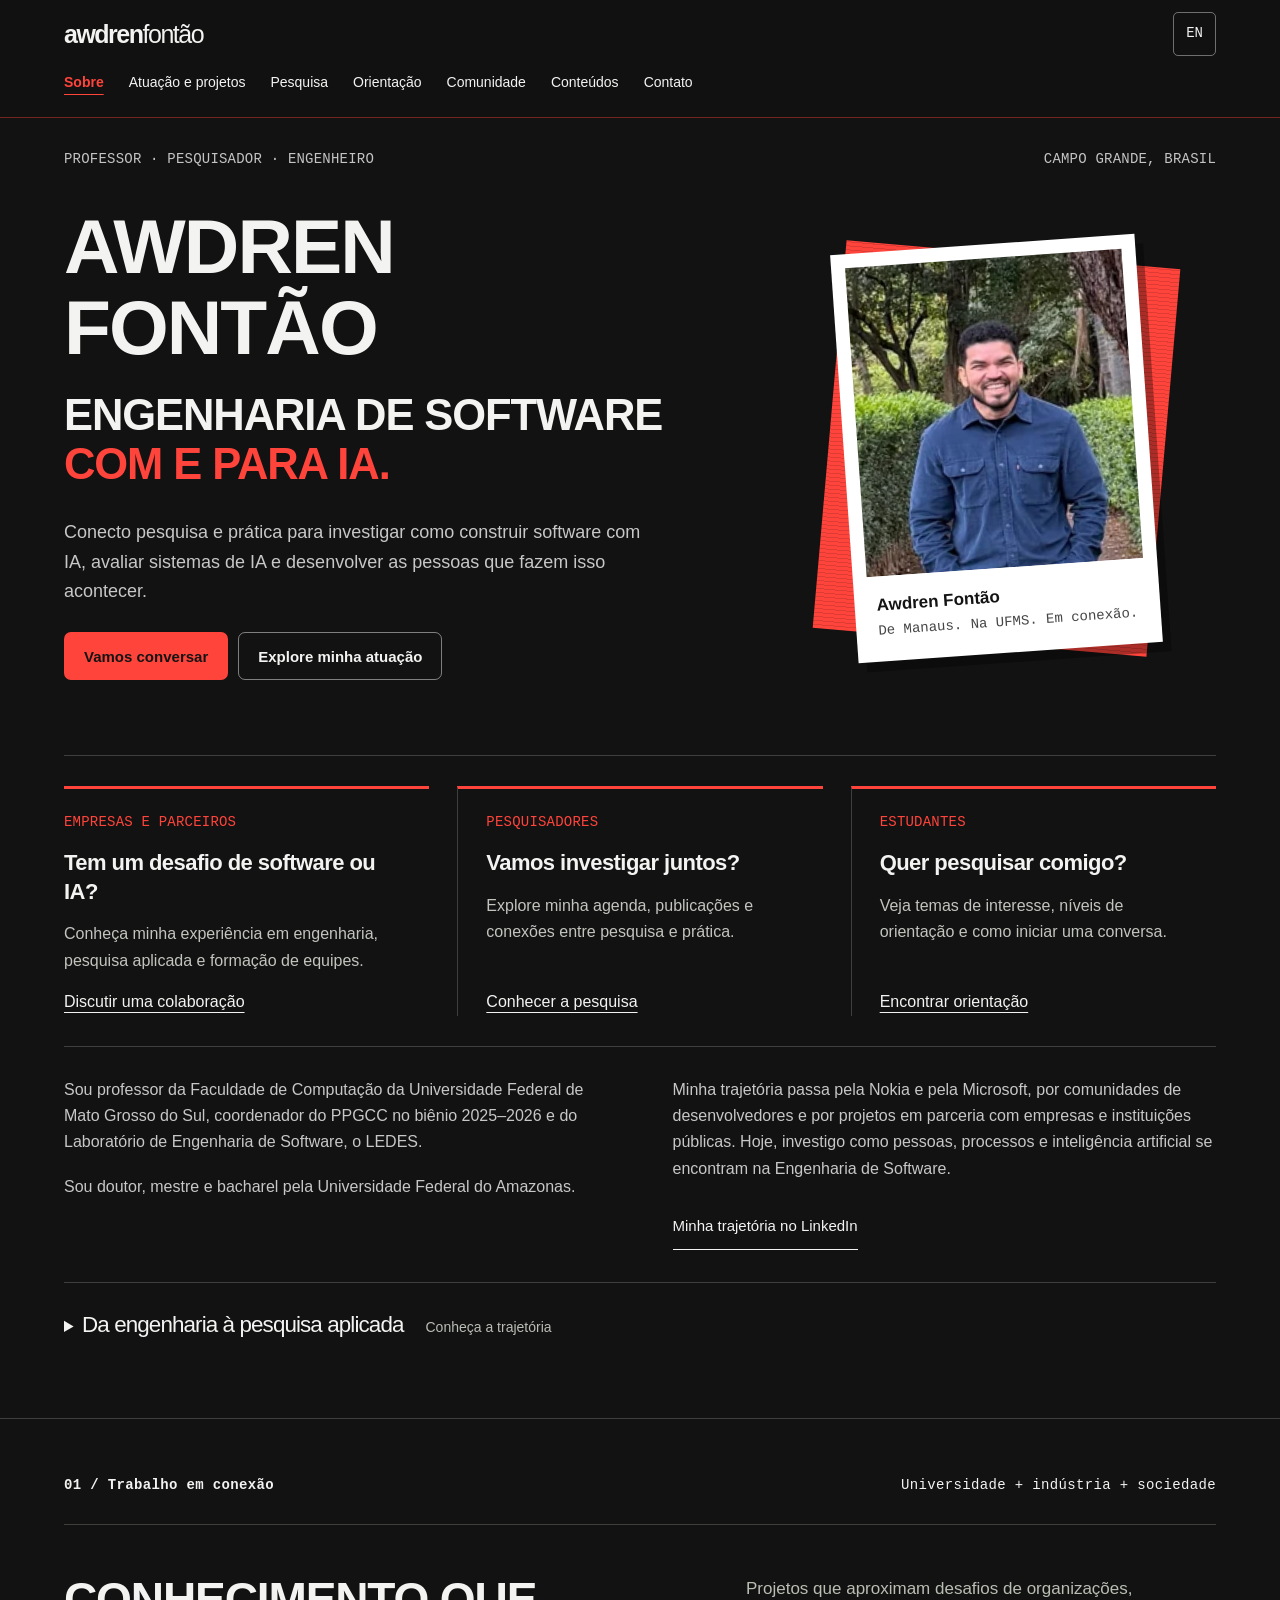
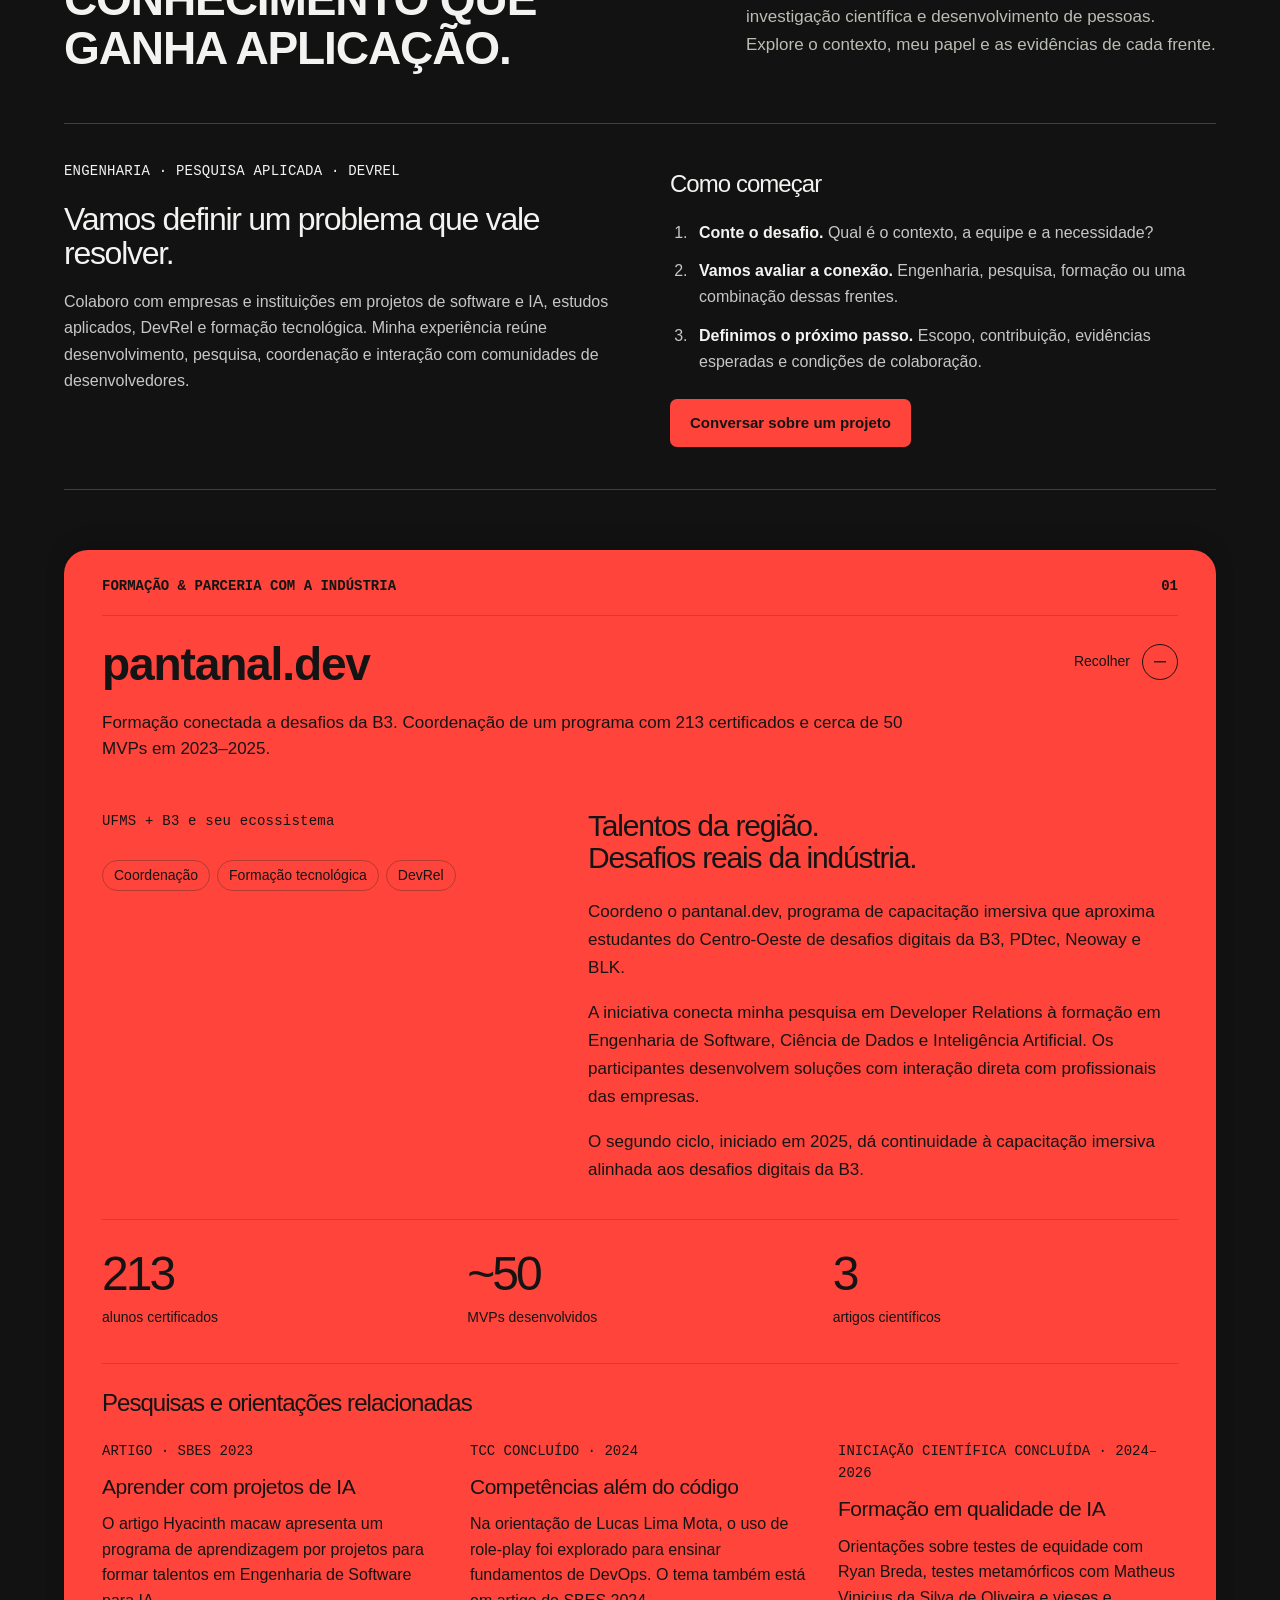
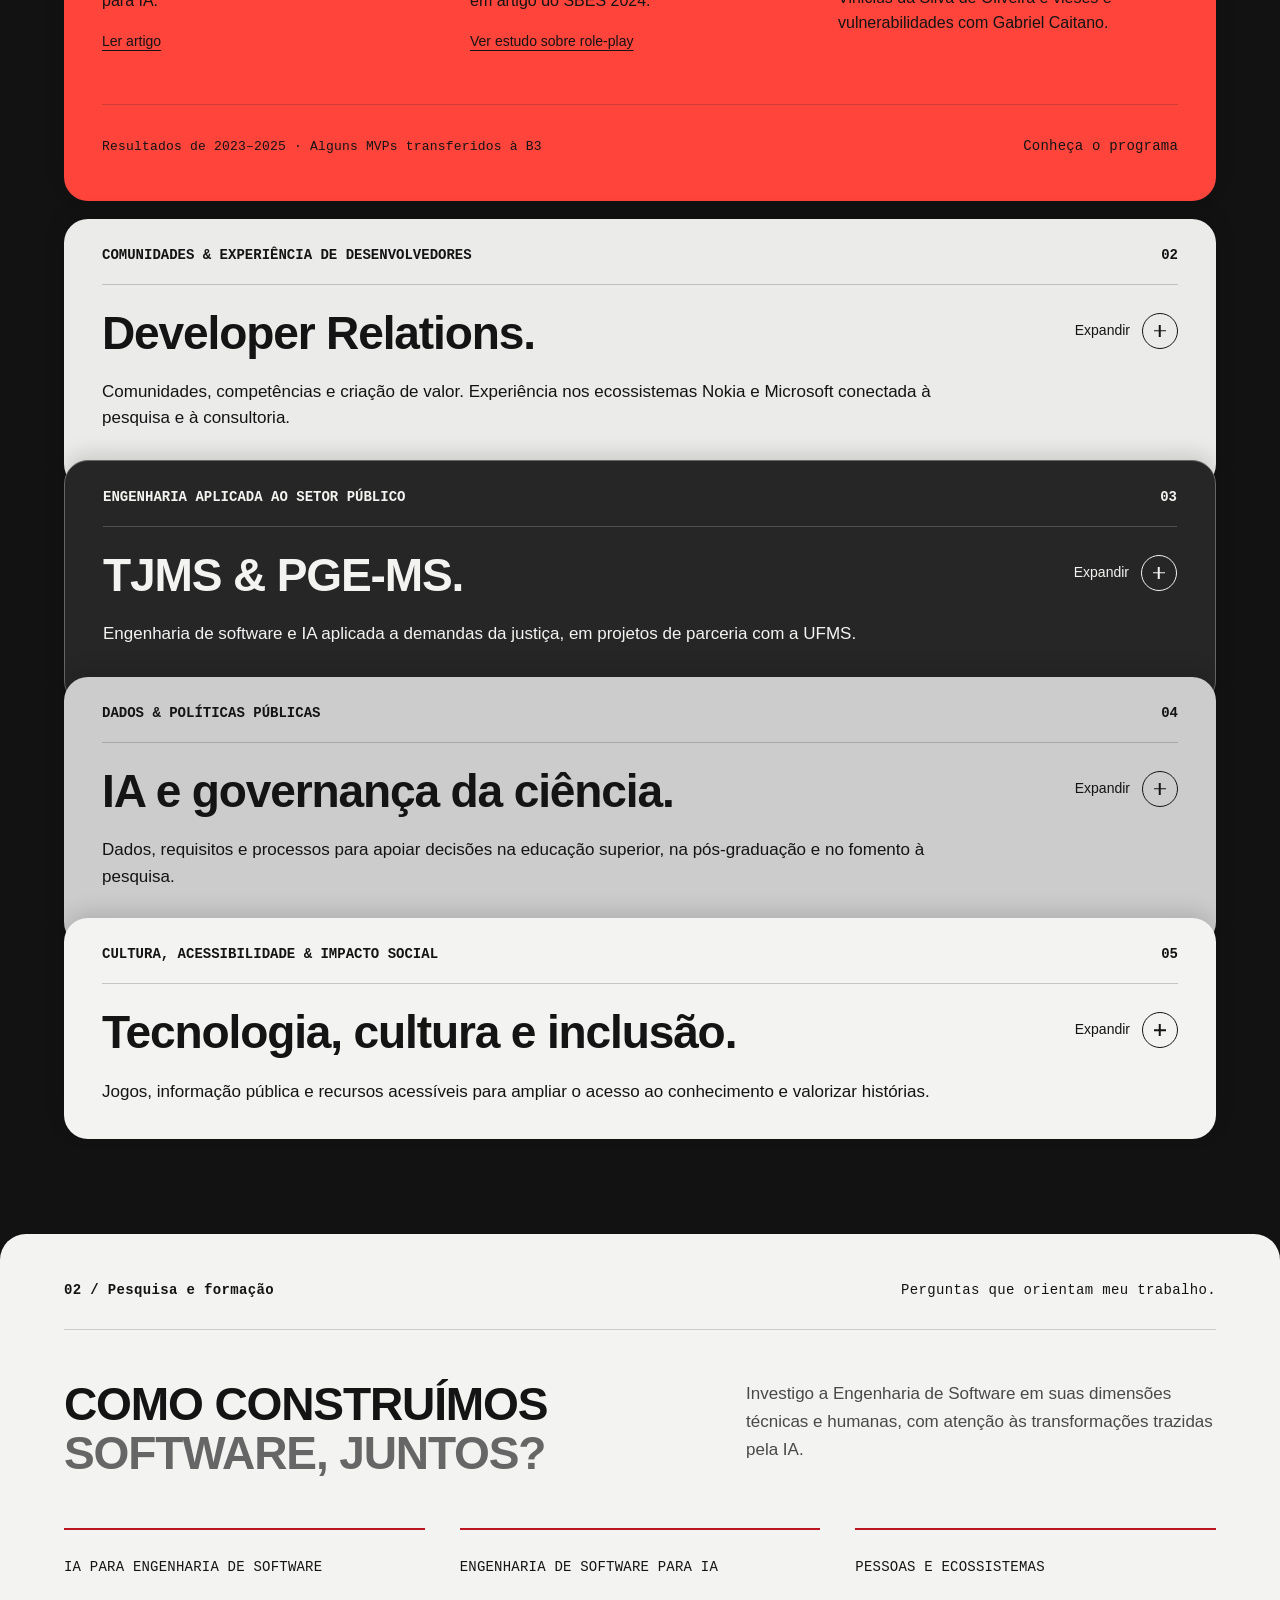
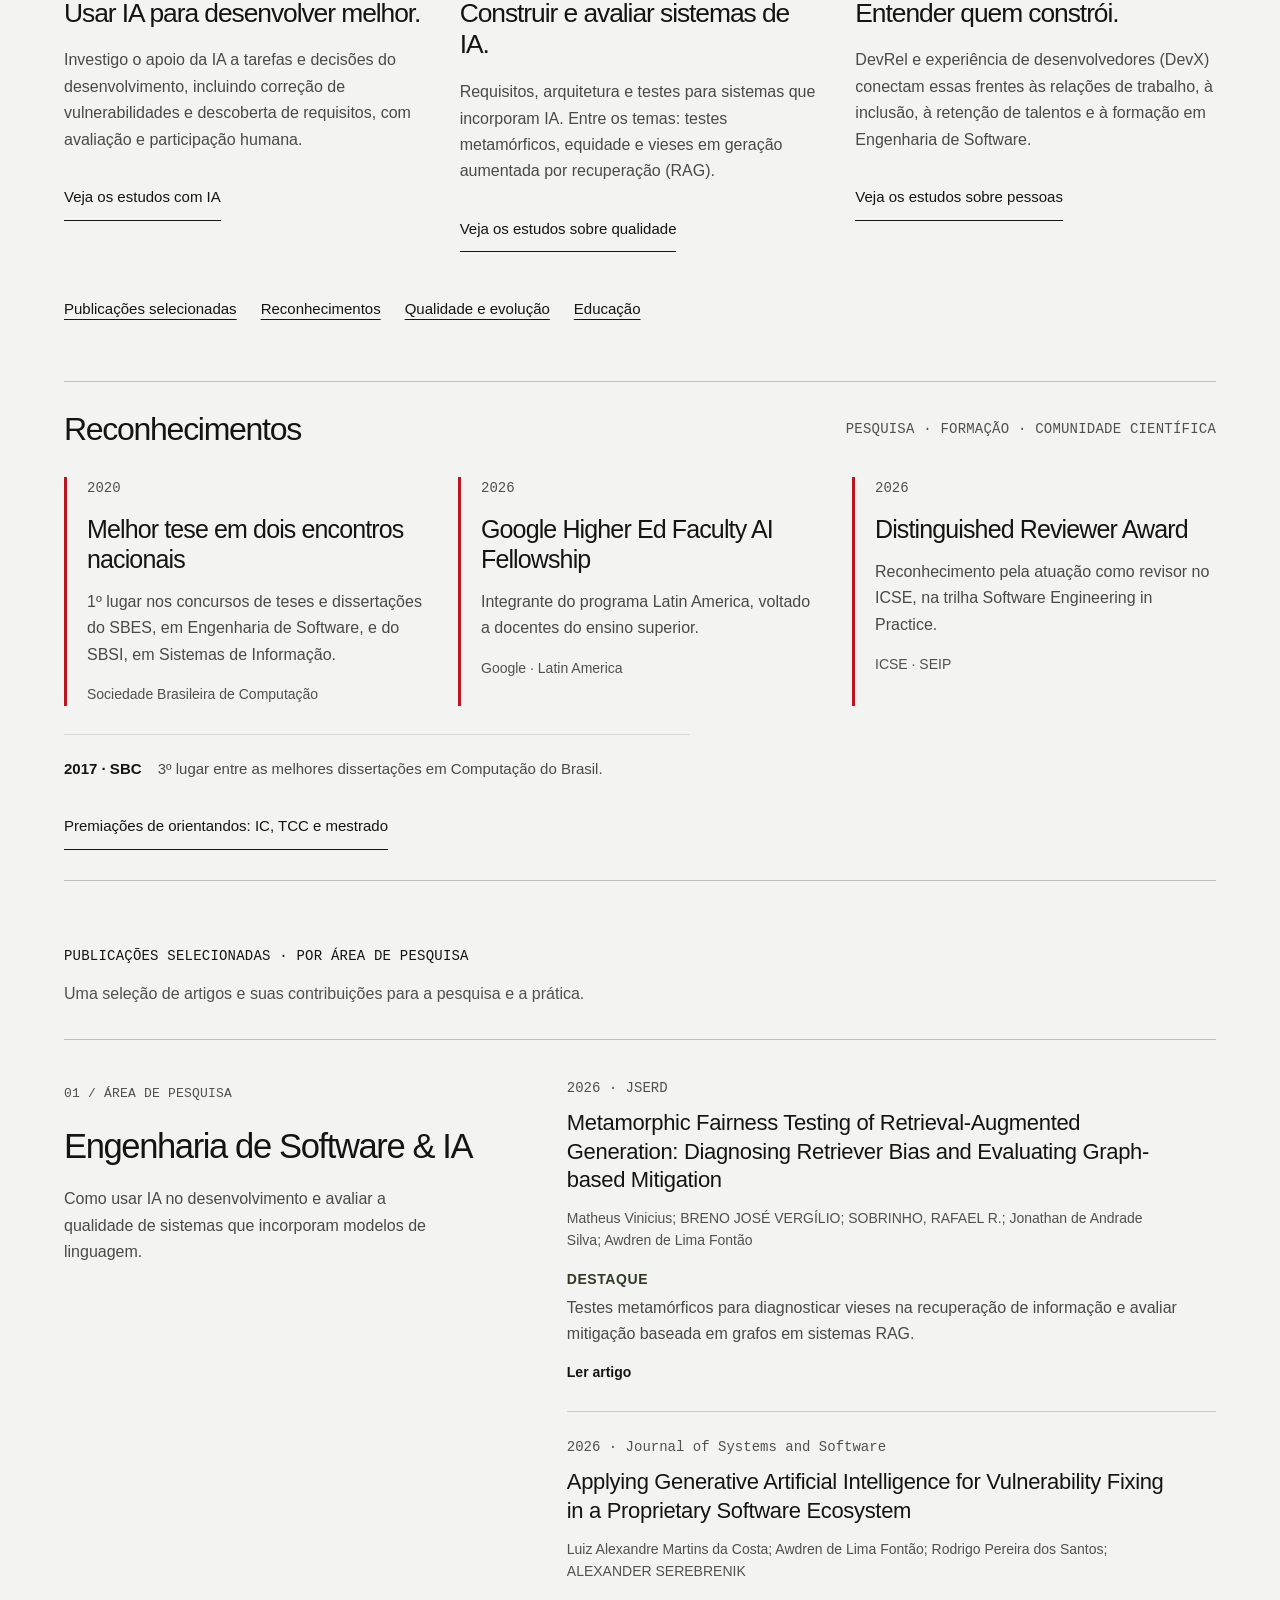
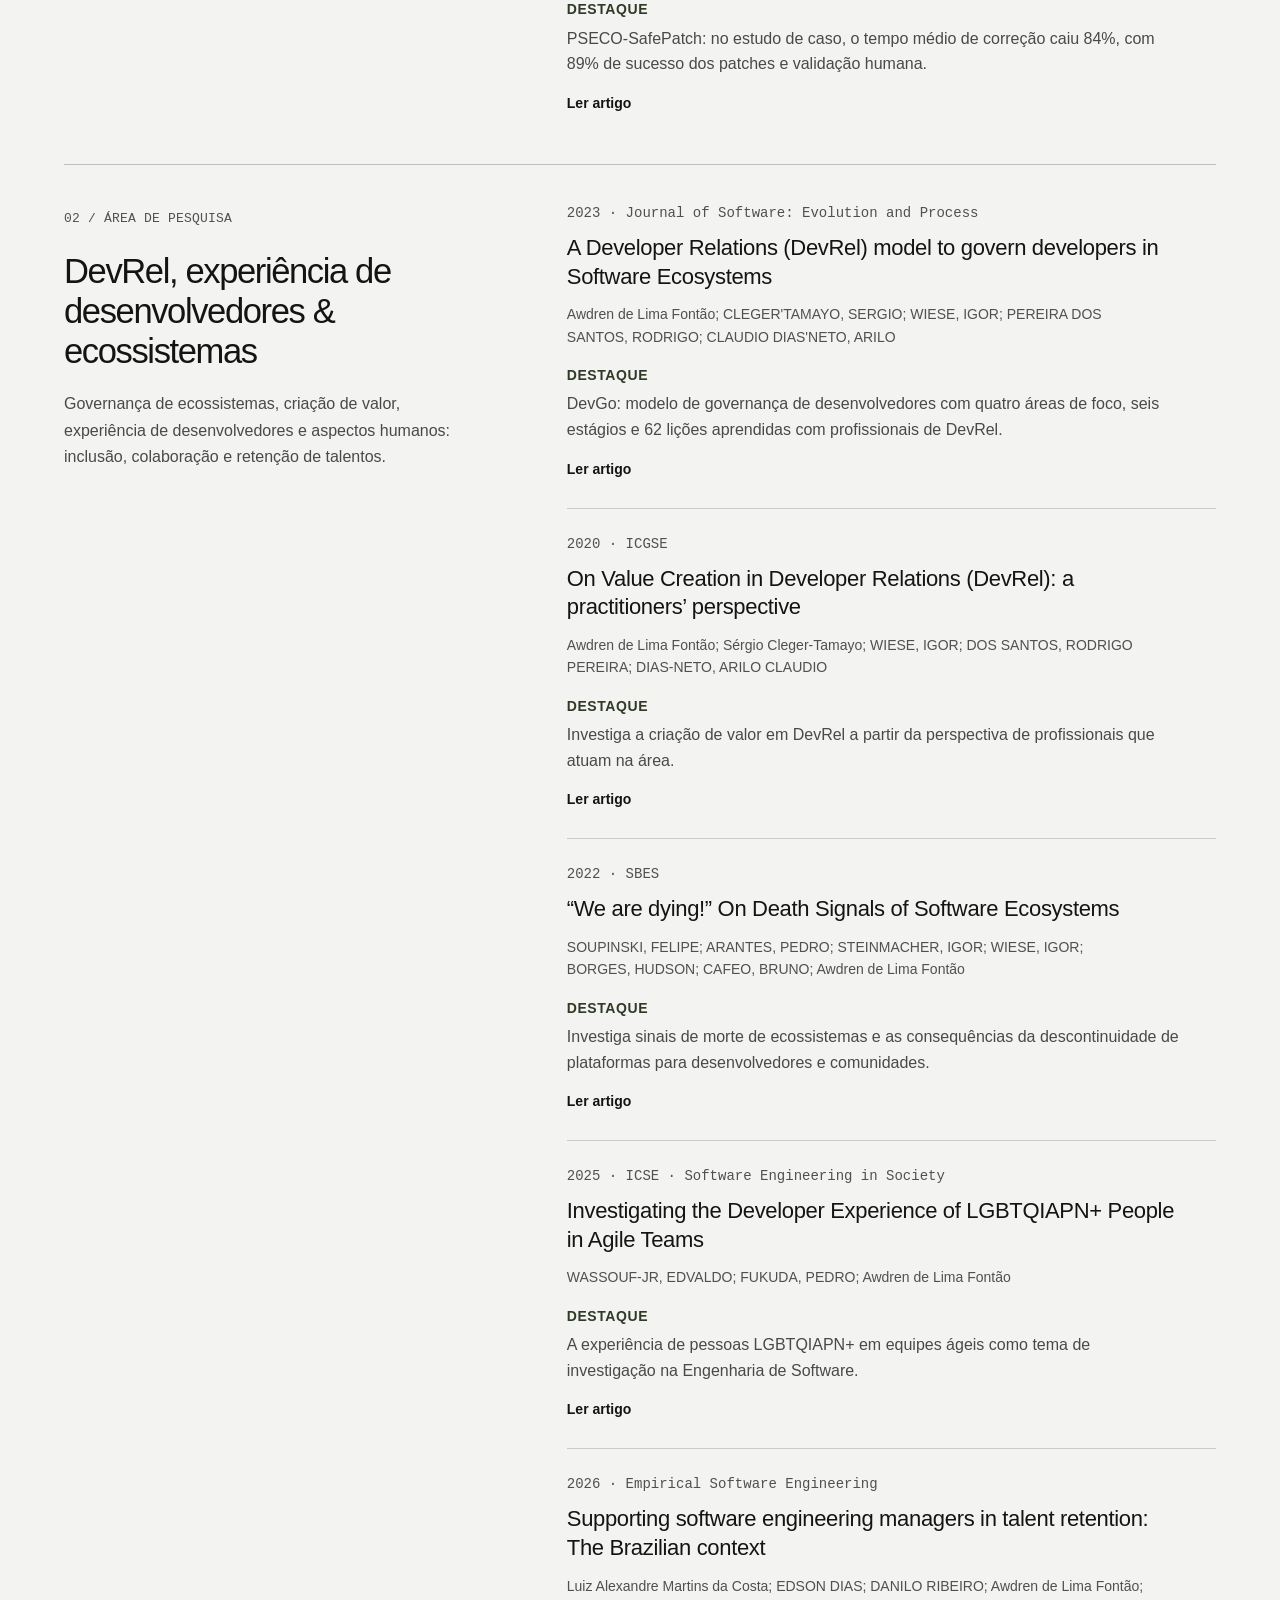
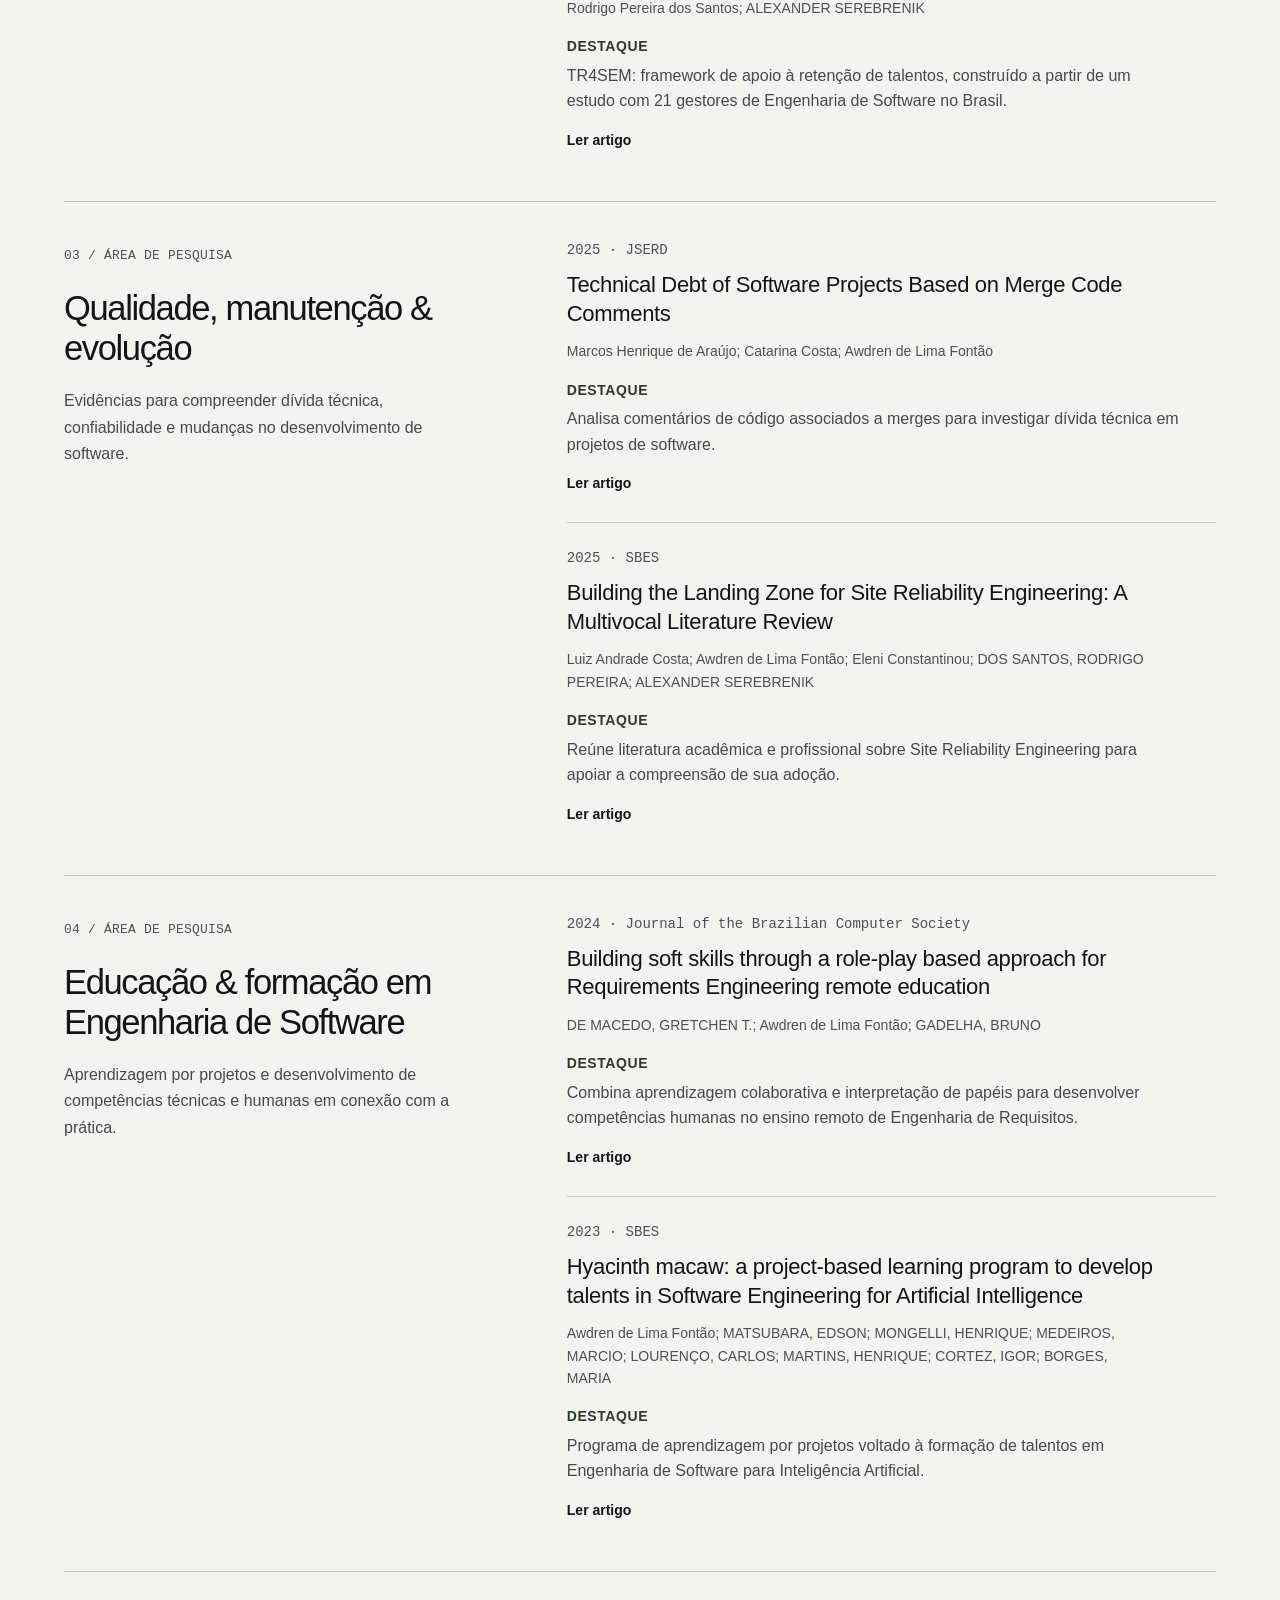
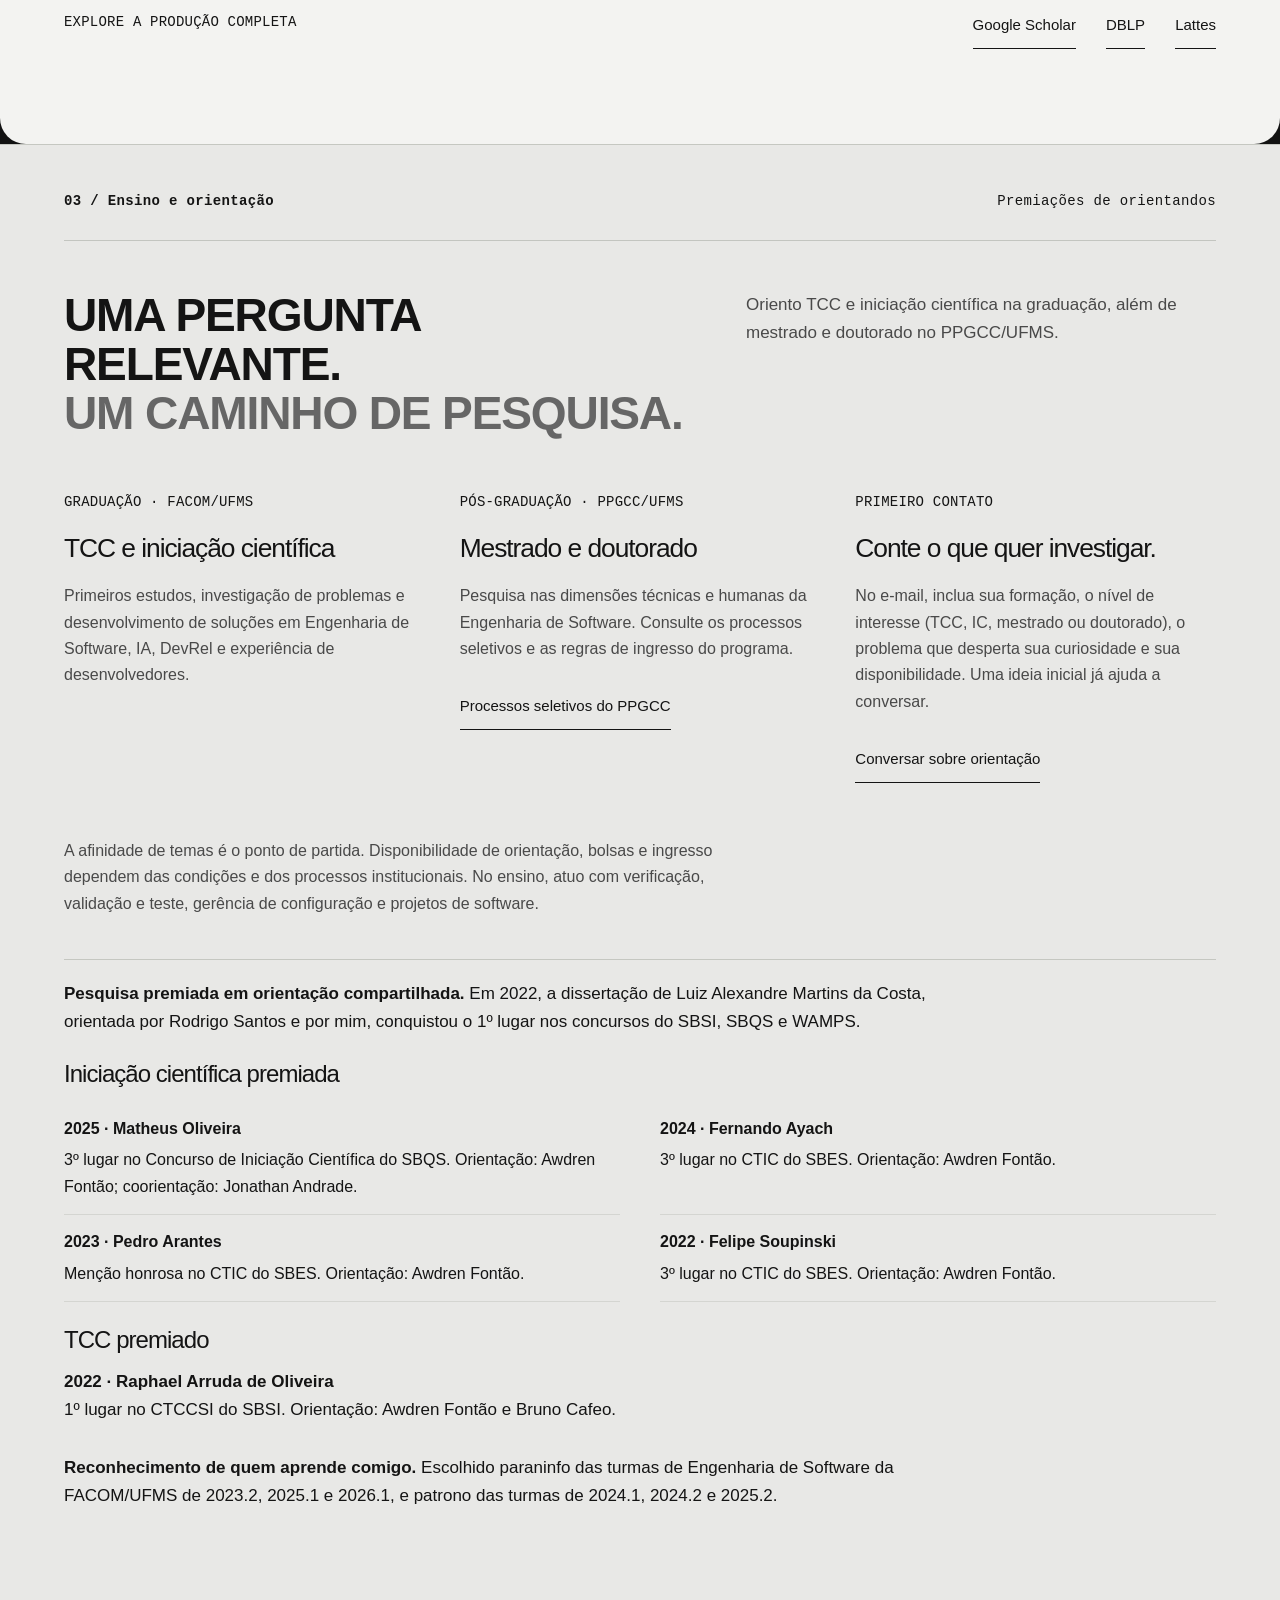
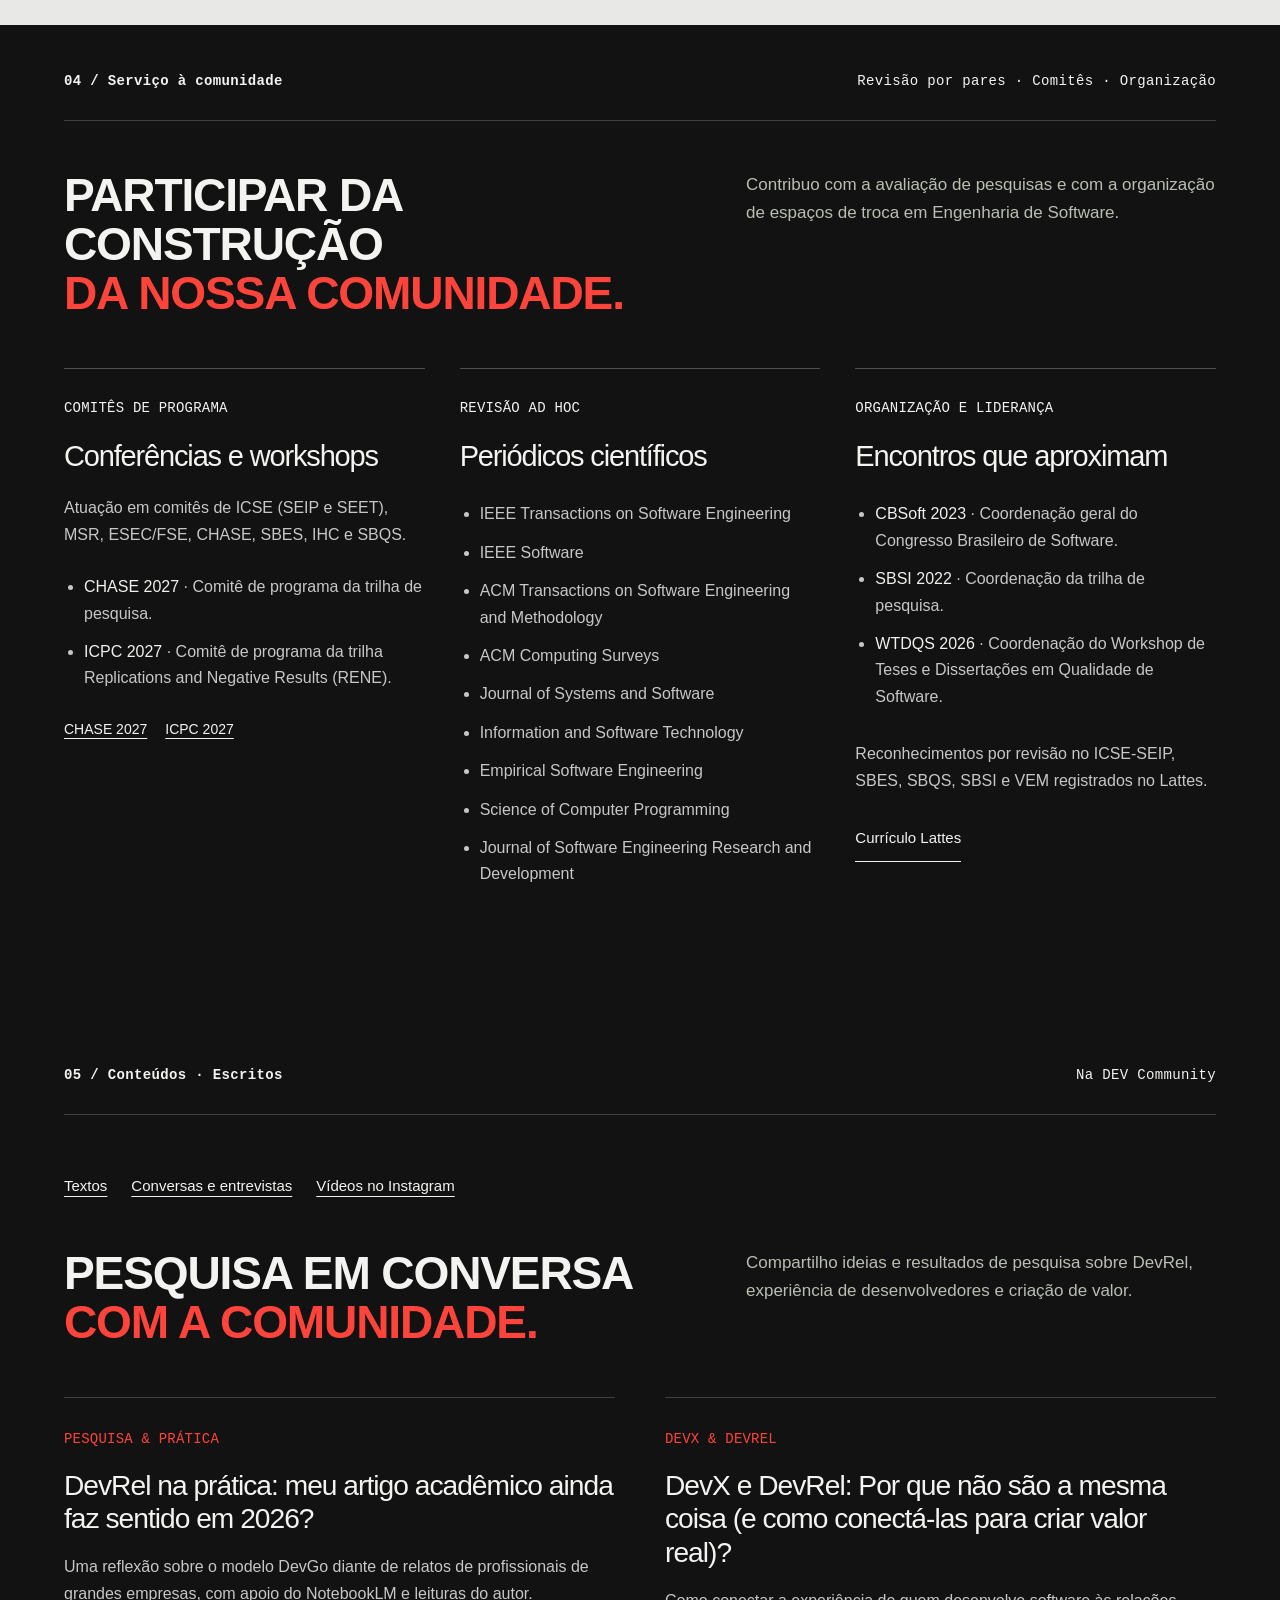
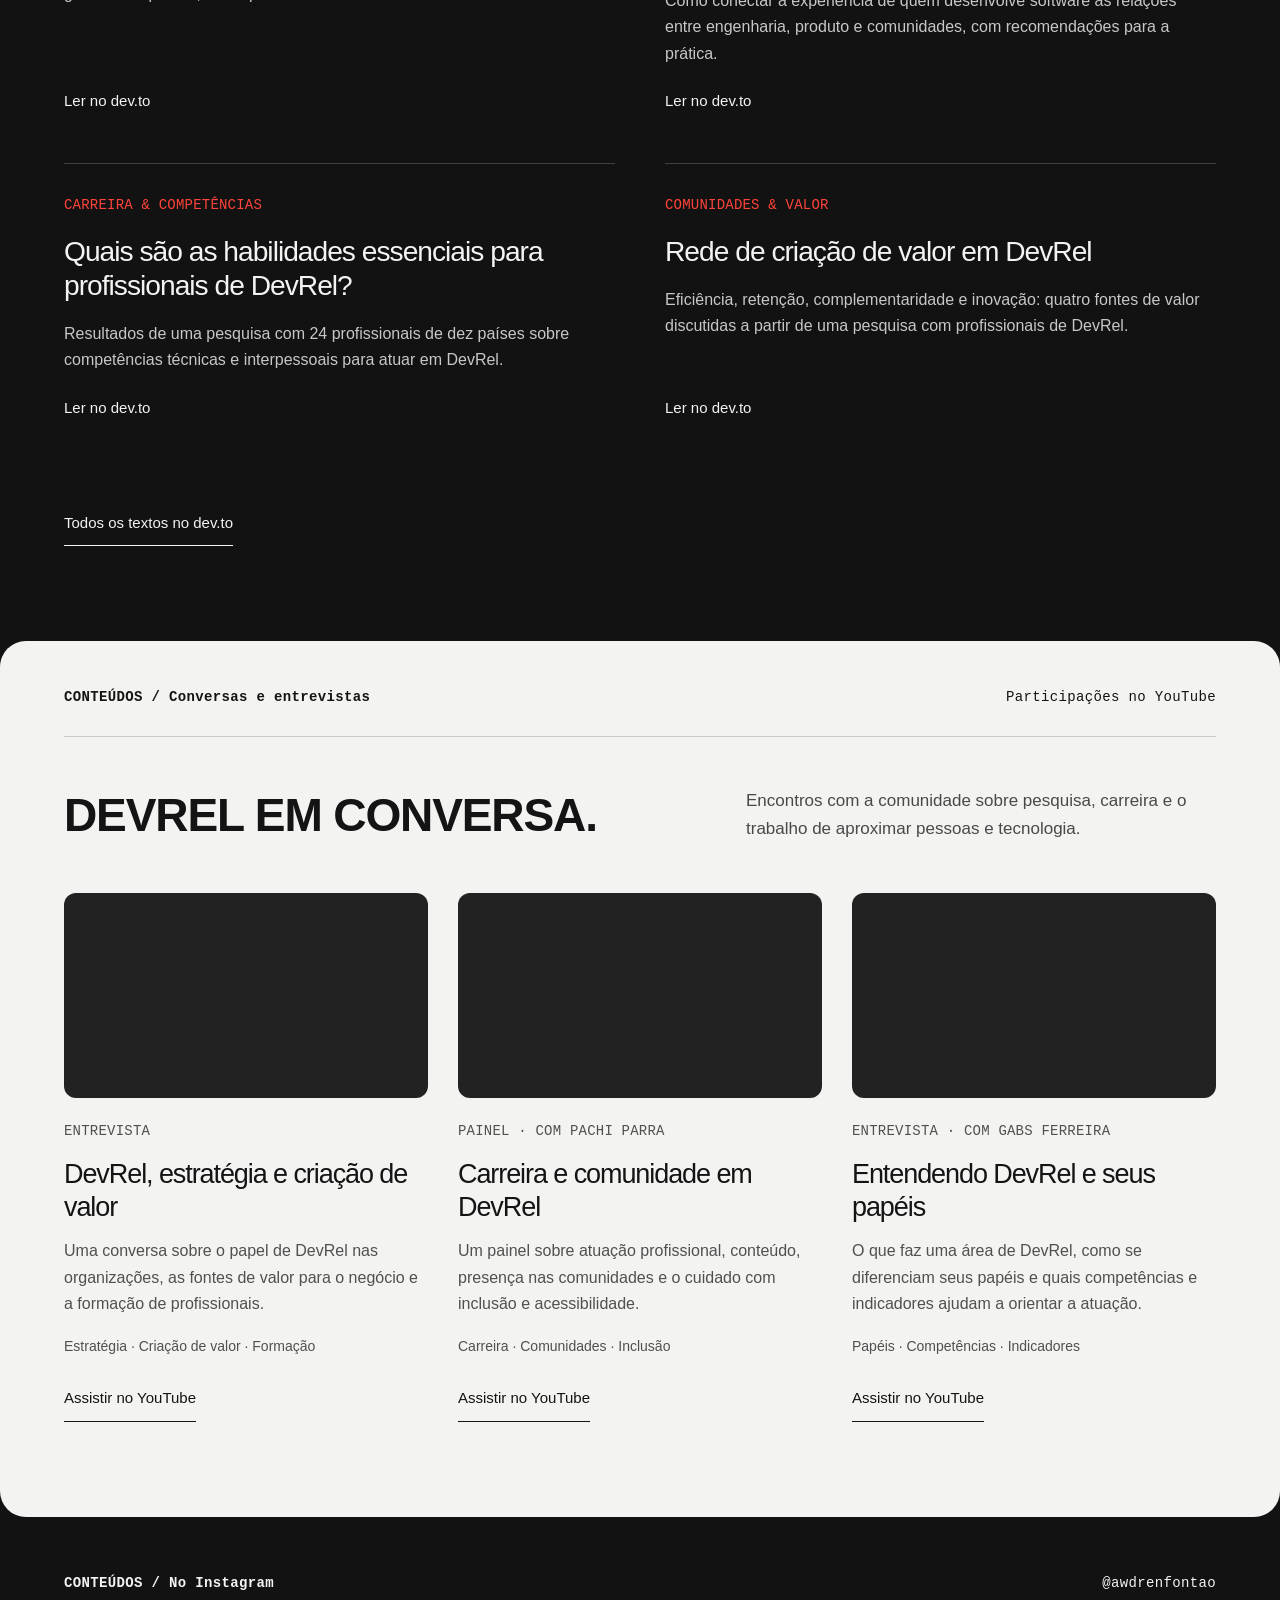
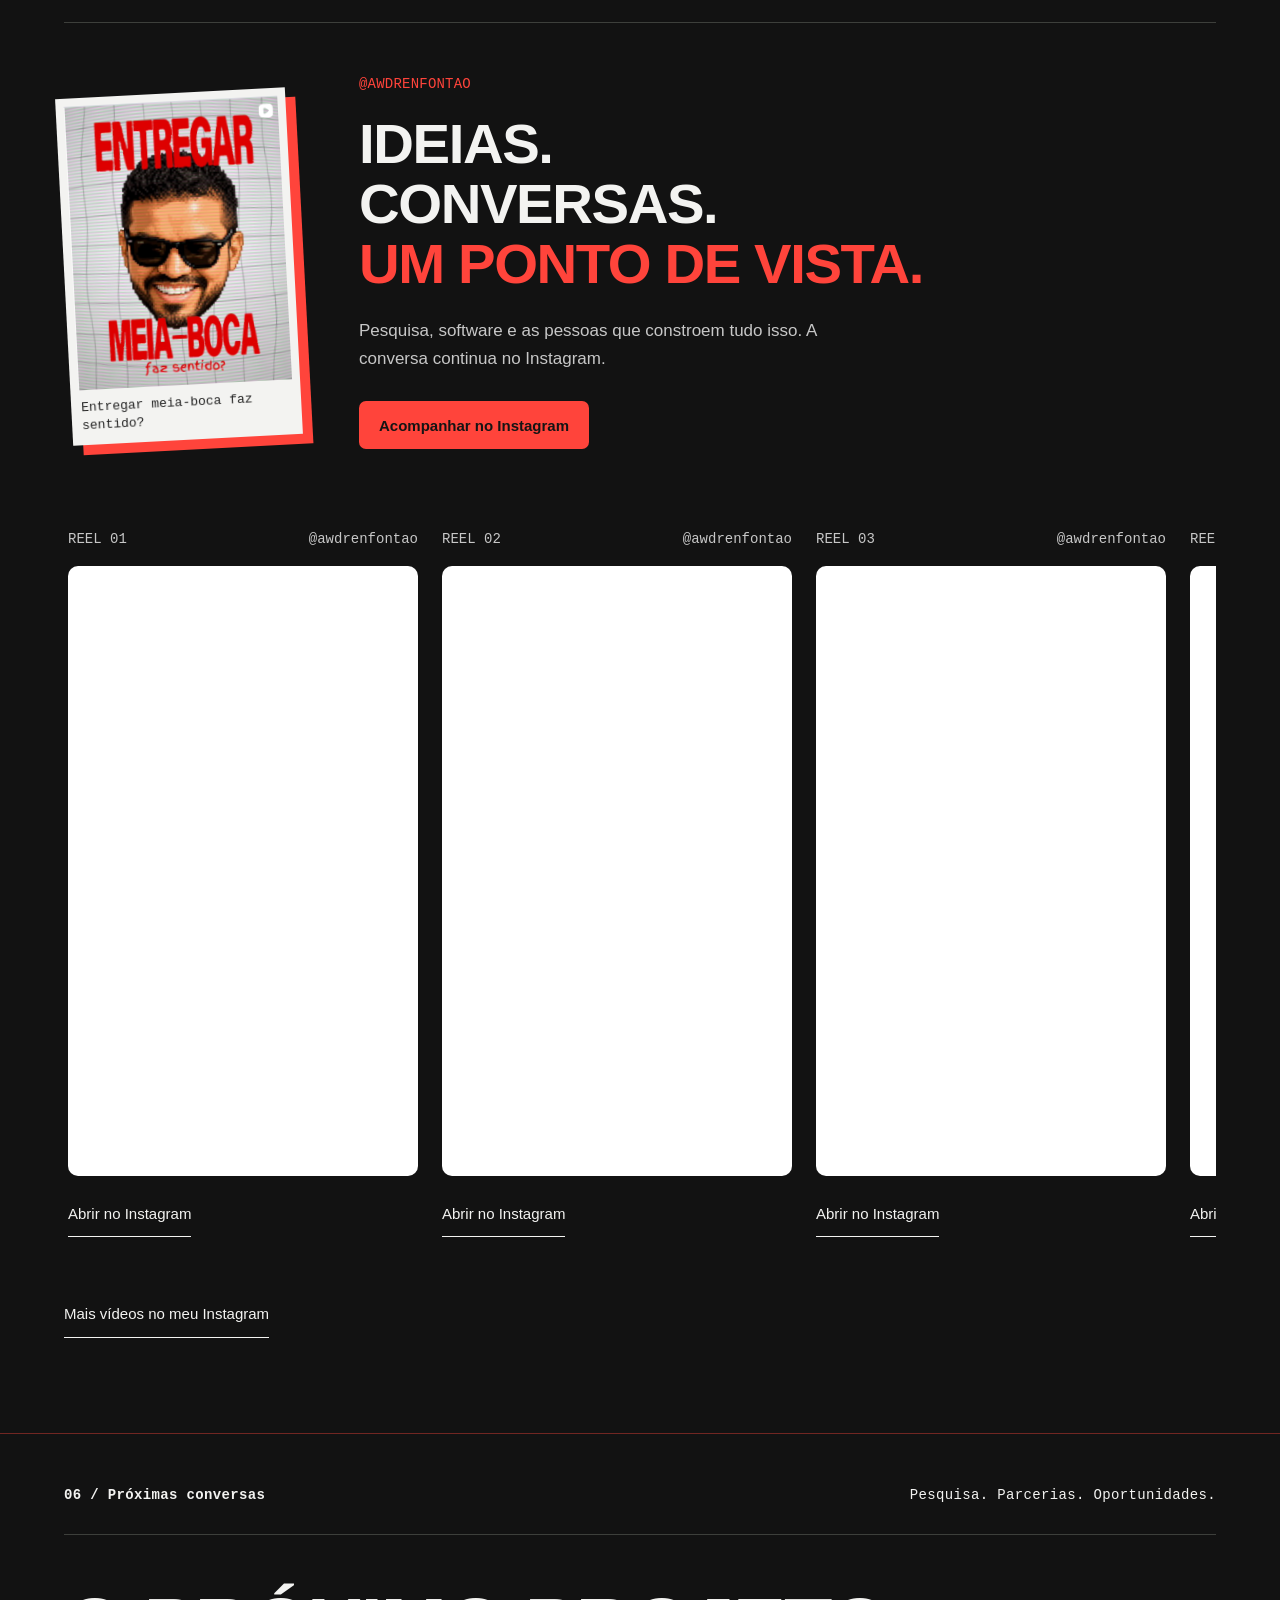
<file: index.html>
<!doctype html>
<html lang="pt-BR">
<head>
<meta charset="utf-8">
<meta name="viewport" content="width=device-width,initial-scale=1">
<meta name="description" content="Awdren Fontão: professor, pesquisador e engenheiro. Engenharia de Software com e para IA, DevRel, projetos com empresas e orientação na UFMS.">
<title>Awdren Fontão | Engenharia de Software com e para IA</title>
<link rel="icon" href="/assets/favicon.svg">
<link rel="stylesheet" href="/style.css?v=78a33e499207">
<link rel="canonical" href="https://awdren.github.io/">
<link rel="alternate" hreflang="pt-BR" href="https://awdren.github.io/">
<link rel="alternate" hreflang="en" href="https://awdren.github.io/en/">
<link rel="alternate" hreflang="x-default" href="https://awdren.github.io/">
<meta property="og:type" content="website">
<meta property="og:locale" content="pt_BR">
<meta property="og:url" content="https://awdren.github.io/">
<meta property="og:title" content="Awdren Fontão | Engenharia de Software com e para IA">
<meta property="og:description" content="Pesquisa, engenharia e formação de pessoas. Conheça projetos, publicações e possibilidades de colaboração.">
<meta name="twitter:card" content="summary">
<meta name="theme-color" content="#121212">
<script type="application/ld+json">{"@context": "https://schema.org", "@type": "Person", "name": "Awdren Fontão", "url": "https://awdren.github.io/", "jobTitle": "Professor, pesquisador e engenheiro de software", "affiliation": {"@type": "Organization", "name": "Universidade Federal de Mato Grosso do Sul"}, "alumniOf": {"@type": "Organization", "name": "Universidade Federal do Amazonas"}, "knowsAbout": ["Software Engineering", "AI for Software Engineering", "Software Engineering for AI", "Developer Relations", "Developer Experience"], "sameAs": ["https://orcid.org/0000-0002-2988-9646", "https://lattes.cnpq.br/0597440372595970", "https://github.com/awdren", "https://www.linkedin.com/in/awdren-font%C3%A3o-phd-5087b121/"]}</script>
<meta name="twitter:title" content="Awdren Fontão | Engenharia de Software com e para IA">
<meta name="twitter:description" content="Awdren Fontão: professor, pesquisador e engenheiro. Engenharia de Software com e para IA, DevRel, projetos com empresas e orientação na UFMS.">
</head>
<body>
<a class="skip" href="#principal">Pular para o conteúdo</a>
<header class="site-header"><div class="header-top">
<a class="brand" href="#sobre">awdren<span>fontão</span></a><a class="language-link" href="/en/" lang="en" hreflang="en" aria-label="Read in English">EN</a><button class="menu-toggle" type="button" aria-expanded="false" aria-controls="main-nav">Menu <span aria-hidden="true">☰</span></button>
</div>
<nav id="main-nav" aria-label="Principal"><a href="#sobre">Sobre</a><a href="#projetos">Atuação e projetos</a><a href="#pesquisa">Pesquisa</a><a href="#orientacao">Orientação</a><a href="#comunidade">Comunidade</a><a href="#conteudos">Conteúdos</a><a href="#contato">Contato</a></nav></header>
<main id="principal" tabindex="-1"><section id="sobre" class="hero intro"><div class="eyebrow">
<span>PROFESSOR · PESQUISADOR · ENGENHEIRO</span><span>CAMPO GRANDE, BRASIL</span>
</div>
<div class="intro-grid">
<div class="intro-copy">
<h1>Awdren Fontão<span class="hero-statement">Engenharia de Software<br><em>com e para IA.</em></span>
</h1>
<p class="intro-lead">Conecto pesquisa e prática para investigar como construir software com IA, avaliar sistemas de IA e desenvolver as pessoas que fazem isso acontecer.</p>
<a class="button primary" href="#contato">Vamos conversar</a><a class="button secondary" href="#projetos">Explore minha atuação</a>
</div>
<div class="portrait-wrap"><figure class="polaroid"><div class="portrait-crop"><img src="/assets/portrait-640.webp" alt="Awdren Fontão sorrindo em um jardim" width="1275" height="1489" fetchpriority="high" srcset="/assets/portrait-360.webp 360w, /assets/portrait-640.webp 640w, /assets/portrait-960.webp 960w" sizes="(max-width: 800px) 290px, 340px"></div>
<figcaption>Awdren Fontão<span>De Manaus. Na UFMS. Em conexão.</span></figcaption></figure></div>
</div>
<div class="audience-paths" aria-label="Encontre seu caminho">
<a href="#parcerias"><span class="small-label">EMPRESAS E PARCEIROS</span><strong>Tem um desafio de software ou IA?</strong><span>Conheça minha experiência em engenharia, pesquisa aplicada e formação de equipes.</span><span class="path-action">Discutir uma colaboração</span></a><a href="#pesquisa"><span class="small-label">PESQUISADORES</span><strong>Vamos investigar juntos?</strong><span>Explore minha agenda, publicações e conexões entre pesquisa e prática.</span><span class="path-action">Conhecer a pesquisa</span></a><a href="#orientacao"><span class="small-label">ESTUDANTES</span><strong>Quer pesquisar comigo?</strong><span>Veja temas de interesse, níveis de orientação e como iniciar uma conversa.</span><span class="path-action">Encontrar orientação</span></a>
</div>
<div class="intro-bio">
<div>
<p>Sou professor da Faculdade de Computação da Universidade Federal de Mato Grosso do Sul, coordenador do PPGCC no biênio 2025–2026 e do Laboratório de Engenharia de Software, o LEDES.</p>
<p>Sou doutor, mestre e bacharel pela Universidade Federal do Amazonas.</p>
</div>
<div>
<p>Minha trajetória passa pela Nokia e pela Microsoft, por comunidades de desenvolvedores e por projetos em parceria com empresas e instituições públicas. Hoje, investigo como pessoas, processos e inteligência artificial se encontram na Engenharia de Software.</p>
<a class="text-link" href="https://www.linkedin.com/in/awdren-font%C3%A3o-phd-5087b121/">Minha trajetória no LinkedIn </a>
</div>
</div>
<details class="career" id="trajetoria"><summary><h2>Da engenharia à pesquisa aplicada<span>Conheça a trajetória</span>
</h2>
</summary><ol class="timeline">
<li>
<strong>2020–atual · UFMS / LEDES</strong><p>Professor, pesquisador e engenheiro de software. Coordenação do LEDES desde 2021 e do PPGCC no biênio 2025–2026.</p>
</li>
<li>
<strong>Desde 2021 · LIA</strong><p>Colaboração em pesquisa e atuação como engenheiro de IA.</p>
</li>
<li>
<strong>2019 · Sidia</strong><p>Technical Specialist, após o doutorado na UFAM.</p>
</li>
<li>
<strong>2014–2019 · UFAM</strong><p>Pesquisa em Engenharia de Software e docência como professor substituto em 2017–2018.</p>
</li>
<li>
<strong>2008–2015 · INdT</strong><p>De estágio e desenvolvimento à atuação como Technical Evangelist and Developer, nos ecossistemas Nokia e Microsoft.</p>
</li>
</ol>
<a class="text-link" href="https://www.linkedin.com/in/awdren-font%C3%A3o-phd-5087b121/">Trajetória completa no LinkedIn</a></details></section>
<section id="projetos" class="section projects"><div class="section-label">
<span>01 / Trabalho em conexão</span><span>Universidade + indústria + sociedade</span>
</div>
<div class="section-heading">
<h2>Conhecimento que<br>ganha aplicação.</h2>
<p>Projetos que aproximam desafios de organizações, investigação científica e desenvolvimento de pessoas. Explore o contexto, meu papel e as evidências de cada frente.</p>
</div>
<div id="parcerias" class="collaboration">
<div>
<span class="small-label">ENGENHARIA · PESQUISA APLICADA · DEVREL</span><h3>Vamos definir um problema que vale resolver.</h3>
<p>Colaboro com empresas e instituições em projetos de software e IA, estudos aplicados, DevRel e formação tecnológica. Minha experiência reúne desenvolvimento, pesquisa, coordenação e interação com comunidades de desenvolvedores.</p>
</div>
<div>
<h4>Como começar</h4>
<ol>
<li>
<strong>Conte o desafio.</strong> Qual é o contexto, a equipe e a necessidade?</li>
<li>
<strong>Vamos avaliar a conexão.</strong> Engenharia, pesquisa, formação ou uma combinação dessas frentes.</li>
<li>
<strong>Definimos o próximo passo.</strong> Escopo, contribuição, evidências esperadas e condições de colaboração.</li>
</ol>
<a class="button primary" href="mailto:awdren.fontao@ufms.br?subject=Colabora%C3%A7%C3%A3o%20em%20software%20e%20IA">Conversar sobre um projeto</a>
</div>
</div>
<div class="project-wallet">
<details class="project wallet-card lime" id="pantanal-dev" open=""><summary class="wallet-summary"><h3 class="wallet-summary-heading">
<span class="wallet-meta"><span>FORMAÇÃO &amp; PARCERIA COM A INDÚSTRIA</span><span>01</span></span><span class="wallet-heading">
<span class="wallet-title">pantanal<span>.dev</span>
</span>
<span class="wallet-toggle" aria-hidden="true"><span class="wallet-open-label">Expandir</span><span class="wallet-close-label">Recolher</span><span class="wallet-symbol"></span></span>
</span>
<span class="wallet-brief">Formação conectada a desafios da B3. Coordenação de um programa com 213 certificados e cerca de 50 MVPs em 2023–2025.</span>
</h3></summary><div class="wallet-content">
<div class="project-grid">
<div>
<p class="meta">UFMS + B3 e seu ecossistema</p>
<div class="tags">
<span>Coordenação</span><span>Formação tecnológica</span><span>DevRel</span>
</div>
</div>
<div>
<h4>Talentos da região.<br>Desafios reais da indústria.</h4>
<p>Coordeno o pantanal.dev, programa de capacitação imersiva que aproxima estudantes do Centro-Oeste de desafios digitais da B3, PDtec, Neoway e BLK.</p>
<p>A iniciativa conecta minha pesquisa em Developer Relations à formação em Engenharia de Software, Ciência de Dados e Inteligência Artificial. Os participantes desenvolvem soluções com interação direta com profissionais das empresas.</p>
<p>O segundo ciclo, iniciado em 2025, dá continuidade à capacitação imersiva alinhada aos desafios digitais da B3.</p>
</div>
</div>
<div class="metrics">
<div>
<strong>213</strong><span>alunos certificados</span>
</div>
<div>
<strong>~50</strong><span>MVPs desenvolvidos</span>
</div>
<div>
<strong>3</strong><span>artigos científicos</span>
</div>
</div>
<div class="project-evidence">
<h4>Pesquisas e orientações relacionadas</h4>
<div class="evidence-grid">
<article><span class="evidence-meta">ARTIGO · SBES 2023</span><h5>Aprender com projetos de IA</h5>
<p>O artigo Hyacinth macaw apresenta um programa de aprendizagem por projetos para formar talentos em Engenharia de Software para IA.</p>
<a href="https://doi.org/10.1145/3613372.3614199">Ler artigo </a></article><article><span class="evidence-meta">TCC CONCLUÍDO · 2024</span><h5>Competências além do código</h5>
<p>Na orientação de Lucas Lima Mota, o uso de role-play foi explorado para ensinar fundamentos de DevOps. O tema também está em artigo do SBES 2024.</p>
<a href="https://doi.org/10.5753/sbes.2024.3519">Ver estudo sobre role-play </a></article><article><span class="evidence-meta">INICIAÇÃO CIENTÍFICA CONCLUÍDA · 2024–2026</span><h5>Formação em qualidade de IA</h5>
<p>Orientações sobre testes de equidade com Ryan Breda, testes metamórficos com Matheus Vinicius da Silva de Oliveira e vieses e vulnerabilidades com Gabriel Caitano.</p></article>
</div>
</div>
<div class="project-foot">
<span>Resultados de 2023–2025 · Alguns MVPs transferidos à B3</span><a href="https://content.b3.com.br/pantanal-dev">Conheça o programa</a>
</div>
</div></details><details class="project wallet-card orange" id="devrel"><summary class="wallet-summary"><h3 class="wallet-summary-heading">
<span class="wallet-meta"><span>COMUNIDADES &amp; EXPERIÊNCIA DE DESENVOLVEDORES</span><span>02</span></span><span class="wallet-heading">
<span class="wallet-title">Developer Relations<span>.</span>
</span>
<span class="wallet-toggle" aria-hidden="true"><span class="wallet-open-label">Expandir</span><span class="wallet-close-label">Recolher</span><span class="wallet-symbol"></span></span>
</span>
<span class="wallet-brief">Comunidades, competências e criação de valor. Experiência nos ecossistemas Nokia e Microsoft conectada à pesquisa e à consultoria.</span>
</h3></summary><div class="wallet-content">
<div class="project-grid">
<div>
<p class="meta">Nokia · Microsoft · Pesquisa e consultoria</p>
<div class="tags">
<span>DevRel</span><span>Developer Experience</span><span>Ecossistemas</span>
</div>
<p class="context-honor"><span class="small-label">RECONHECIMENTO · 2011 E 2012</span><strong>Nokia Developer Champion</strong></p>
</div>
<div>
<h4>Construir relações.<br>Ampliar possibilidades.</h4>
<p>Atuei por seis anos em Developer Relations na Nokia e na Microsoft, no Brasil e na América Latina, com capacitação de desenvolvedores, organização de hackathons e conferências e liderança técnica de equipe.</p>
<p>Coordenei projetos sobre DevRel em ecossistemas de software (2020–2024) e sobre interações positivas em times de Engenharia de Software (2023–2024).</p>
<p>Essa experiência também orienta minha pesquisa sobre experiência de desenvolvedores e governança de ecossistemas de software, além da atuação em consultorias para empresas como Itaú e Jusbrasil.</p>
</div>
</div>
<div class="historical-results">
<span class="small-label">EXPERIÊNCIA PROFISSIONAL · 2012–2013</span><p><strong>~1.300 desenvolvedores capacitados</strong> e <strong>~500 aplicativos criados pelos desenvolvedores apoiados</strong>, em ações dos ecossistemas Nokia e Microsoft. Indicadores históricos da atuação no INdT.</p>
</div>
<div class="project-evidence">
<h4>Pesquisas e orientações relacionadas</h4>
<div class="evidence-grid">
<article><span class="evidence-meta">ARTIGOS · 2021–2023</span><h5>Papéis, habilidades e governança</h5>
<p>O modelo DevGo e os estudos sobre papéis e habilidades de profissionais de DevRel articulam minha pesquisa sobre a organização dessa área.</p>
<a href="https://doi.org/10.1002/smr.2389">Conhecer o modelo DevGo </a></article><article><span class="evidence-meta">TCC E MESTRADO CONCLUÍDOS · 2020–2021</span><h5>Formação de profissionais de DevRel</h5>
<p>Raphael Arruda de Oliveira investigou papéis de times de DevRel no TCC; Ana Elisa da Silva Cunha desenvolveu, no mestrado, um modelo de formação baseado em habilidades.</p>
<a href="https://doi.org/10.1145/3535511.3535522">Ler pesquisa sobre habilidades </a></article><article><span class="evidence-meta">IC, TCC E MESTRADO CONCLUÍDOS · 2020–2025</span><h5>Continuidade e inclusão</h5>
<p>Felipe Soupinski investigou a morte de ecossistemas na IC e no mestrado. Edvaldo Roberto Wassouf Junior estudou a experiência LGBTQIAPN+ em equipes ágeis no TCC e no mestrado.</p>
<a href="https://doi.org/10.1109/ICSE-SEIS66351.2025.00010">Ler estudo sobre inclusão </a></article>
</div>
</div>
<div class="project-foot">
<span>Experiência na indústria que alimenta novas perguntas de pesquisa.</span><a href="#trajetoria">Produção e trajetória</a>
</div>
</div></details><details class="project wallet-card charcoal" id="tjms-pge"><summary class="wallet-summary"><h3 class="wallet-summary-heading">
<span class="wallet-meta"><span>ENGENHARIA APLICADA AO SETOR PÚBLICO</span><span>03</span></span><span class="wallet-heading">
<span class="wallet-title">TJMS &amp; PGE-MS<span>.</span>
</span>
<span class="wallet-toggle" aria-hidden="true"><span class="wallet-open-label">Expandir</span><span class="wallet-close-label">Recolher</span><span class="wallet-symbol"></span></span>
</span>
<span class="wallet-brief">Engenharia de software e IA aplicada a demandas da justiça, em projetos de parceria com a UFMS.</span>
</h3></summary><div class="wallet-content">
<div class="project-grid">
<div>
<p class="meta">Projetos em parceria com a UFMS</p>
<div class="tags">
<span>Engenharia de Software</span><span>IA aplicada</span><span>Justiça</span>
</div>
</div>
<div>
<h4>Tecnologia para<br>demandas do sistema de justiça.</h4>
<p>Atuo como engenheiro em projetos desenvolvidos em parceria com o Tribunal de Justiça de Mato Grosso do Sul e a Procuradoria-Geral do Estado.</p>
<p>As frentes dos projetos abrangem identificação de jurisprudência, automatização da coleta de atermação, extração de informações de processos jurídicos e apoio à elaboração de contestações.</p>
<p>Também coordeno a Residência Tecnológica em Engenharia de Software Inteligente, aproximando a formação profissional dos desafios dessas instituições.</p>
<p class="scope-note"><strong>Meu papel:</strong> engenharia de software nos projetos e coordenação da residência. As frentes descritas representam o escopo das parcerias; os estudos abaixo são pesquisas relacionadas.</p>
</div>
</div>
<div class="project-evidence">
<h4>Pesquisas e orientações relacionadas</h4>
<div class="evidence-grid">
<article><span class="evidence-meta">PROJETO · DESDE 2025</span><h5>Automação na advocacia pública</h5>
<p>O projeto investiga a análise de casos e a produção de documentos jurídicos, com foco em demandas de saúde, além de cálculos periciais e integração com bases de dados.</p></article><article><span class="evidence-meta">ARTIGO · JSERD 2026</span><h5>Qualidade de sistemas com RAG</h5>
<p>Pesquisa relacionada: testes metamórficos para diagnosticar vieses na recuperação de informação e avaliar estratégias de mitigação em sistemas RAG.</p>
<a href="https://doi.org/10.5753/jserd.2026.7713">Ler artigo </a></article><article><span class="evidence-meta">MESTRADO E DOUTORADO EM ANDAMENTO</span><h5>Arquiteturas e requisitos de IA</h5>
<p>Em temas relacionados, João Lucas Machado investiga riscos arquiteturais em IA agêntica; Breno José Vergílio, táticas de segurança para arquiteturas com IA; e Ricardo Masao Kondo, descoberta de requisitos com apoio de LLMs.</p></article>
</div>
</div>
<div class="project-foot">
<span>Pesquisa aplicada · Desenvolvimento · Formação profissional</span><a href="mailto:awdren.fontao@ufms.br?subject=Conversa%20sobre%20projetos">Conversar sobre projetos</a>
</div>
</div></details><details class="project wallet-card blue" id="governanca"><summary class="wallet-summary"><h3 class="wallet-summary-heading">
<span class="wallet-meta"><span>DADOS &amp; POLÍTICAS PÚBLICAS</span><span>04</span></span><span class="wallet-heading">
<span class="wallet-title">IA e governança da ciência<span>.</span>
</span>
<span class="wallet-toggle" aria-hidden="true"><span class="wallet-open-label">Expandir</span><span class="wallet-close-label">Recolher</span><span class="wallet-symbol"></span></span>
</span>
<span class="wallet-brief">Dados, requisitos e processos para apoiar decisões na educação superior, na pós-graduação e no fomento à pesquisa.</span>
</h3></summary><div class="wallet-content">
<div class="project-grid">
<div>
<p class="meta">Educação superior · Pós-graduação · Fomento</p>
<div class="tags">
<span>IA aplicada</span><span>Governança</span><span>Engenharia de requisitos</span>
</div>
</div>
<div>
<h4>Informação para orientar<br>decisões públicas.</h4>
<p>Participo, desde 2024, de projetos sobre IA na governança pública da educação superior e sobre o Observatório da Evolução do Sistema Nacional de Pós-Graduação.</p>
<p>As iniciativas têm como objetivos apoiar a Agenda Nacional de Formação de Pessoal de Nível Superior e acompanhar a formação e a produção intelectual nas áreas estratégicas das 27 unidades da Federação. O projeto de IA integra o projeto estratégico institucional P12 da CAPES.</p>
</div>
</div>
<div class="project-evidence">
<h4>Pesquisas e orientações relacionadas</h4>
<div class="evidence-grid">
<article><span class="evidence-meta">COORDENAÇÃO DE PROJETO · DESDE 2023</span><h5>Processos para as FAPs</h5>
<p>Coordeno a pesquisa sobre gestão de projetos nas Fundações de Amparo à Pesquisa: modelagem de processos em BPMN para apoiar a definição de requisitos e regras de negócio de uma plataforma de gestão.</p></article><article><span class="evidence-meta">TCC CONCLUÍDO · 2022</span><h5>Dados e transparência</h5>
<p>Orientei Wallynson Rodrigo Henrique da Silva no trabalho sobre análise de dados para apoiar a transparência nos dados do TSE, uma aplicação relacionada ao uso de informação pública.</p></article><article><span class="evidence-meta">MESTRADO EM ANDAMENTO · DESDE 2025</span><h5>Monitoramento com AIOps</h5>
<p>Em uma linha relacionada à operação de software, Rafael Rogado Ribeiro Sobrinho investiga uma arquitetura de AIOps para otimizar o monitoramento de produtos de software.</p></article>
</div>
</div>
<div class="project-foot">
<span>Projetos de pesquisa em andamento</span><a href="https://lattes.cnpq.br/0597440372595970">Projetos no Lattes</a>
</div>
</div></details><details class="project wallet-card paper-card" id="inclusao"><summary class="wallet-summary"><h3 class="wallet-summary-heading">
<span class="wallet-meta"><span>CULTURA, ACESSIBILIDADE &amp; IMPACTO SOCIAL</span><span>05</span></span><span class="wallet-heading">
<span class="wallet-title">Tecnologia, cultura e inclusão<span>.</span>
</span>
<span class="wallet-toggle" aria-hidden="true"><span class="wallet-open-label">Expandir</span><span class="wallet-close-label">Recolher</span><span class="wallet-symbol"></span></span>
</span>
<span class="wallet-brief">Jogos, informação pública e recursos acessíveis para ampliar o acesso ao conhecimento e valorizar histórias.</span>
</h3></summary><div class="wallet-content">
<div class="project-grid">
<div>
<p class="meta">Software a serviço da memória e do acesso</p>
<div class="tags">
<span>Jogos educativos</span><span>Acessibilidade</span><span>Economia solidária</span>
</div>
</div>
<div>
<h4>Ampliar o acesso.<br>Valorizar histórias.</h4>
<p>Coordenei o projeto de Engenharia de Software aplicada ao jogo Museu das Mulheres Negras (Des)conhecidas, realizado entre 2023 e 2024. A proposta conecta um museu virtual à aprendizagem sobre a história e as contribuições de mulheres negras.</p>
<p>Também participei da construção do Observatório do Cooperativismo e da plataforma de avaliação de Economia Solidária (2022–2025), em apoio ao PRODES, com foco em dados e informações para a governança e as políticas públicas.</p>
</div>
</div>
<div class="project-evidence">
<h4>Pesquisas e orientações relacionadas</h4>
<div class="evidence-grid">
<article><span class="evidence-meta">INICIAÇÃO CIENTÍFICA CONCLUÍDA · 2023</span><h5>Pesquisa no desenvolvimento do jogo</h5>
<p>A orientação de Gilvan Ferreira Alves Junior levou a Engenharia de Software aplicada ao Museu das Mulheres Negras (Des)conhecidas à iniciação científica.</p></article><article><span class="evidence-meta">ARTIGOS · 2024–2025</span><h5>Educação digital acessível</h5>
<p>Publicações abordam diretrizes pedagógicas e de acessibilidade para recursos educacionais voltados a estudantes cegos e para jogos educativos digitais.</p>
<a href="https://doi.org/10.5753/sbsi.2025.246482">Ler estudo sobre jogos educativos </a></article><article><span class="evidence-meta">ARTIGO · 2023</span><h5>Acesso ao conhecimento em saúde</h5>
<p>O artigo Humap pocket library apresenta um aplicativo de educação em saúde, leitura e acesso ao conhecimento, ampliando as aplicações sociais dessa atuação.</p>
<a href="https://doi.org/10.55028/pecibes.v9i1.19058">Ler artigo </a></article>
</div>
</div>
<div class="project-foot">
<span>Projetos concluídos · Pesquisa e formação</span><a href="https://lattes.cnpq.br/0597440372595970">Trajetória no Lattes</a>
</div>
</div></details>
</div></section>
<section id="pesquisa" class="light section"><div class="section-label">
<span>02 / Pesquisa e formação</span><span>Perguntas que orientam meu trabalho.</span>
</div>
<div class="section-heading">
<h2>Como construímos<br><span class="muted">software, juntos?</span>
</h2>
<p>Investigo a Engenharia de Software em suas dimensões técnicas e humanas, com atenção às transformações trazidas pela IA.</p>
</div>
<div class="agenda-grid">
<article><span class="small-label">IA PARA ENGENHARIA DE SOFTWARE</span><h3>Usar IA para desenvolver melhor.</h3>
<p>Investigo o apoio da IA a tarefas e decisões do desenvolvimento, incluindo correção de vulnerabilidades e descoberta de requisitos, com avaliação e participação humana.</p>
<a class="text-link" href="#area-ia">Veja os estudos com IA</a></article><article><span class="small-label">ENGENHARIA DE SOFTWARE PARA IA</span><h3>Construir e avaliar sistemas de IA.</h3>
<p>Requisitos, arquitetura e testes para sistemas que incorporam IA. Entre os temas: testes metamórficos, equidade e vieses em geração aumentada por recuperação (RAG).</p>
<a class="text-link" href="#area-ia">Veja os estudos sobre qualidade</a></article><article><span class="small-label">PESSOAS E ECOSSISTEMAS</span><h3>Entender quem constrói.</h3>
<p>DevRel e experiência de desenvolvedores (DevX) conectam essas frentes às relações de trabalho, à inclusão, à retenção de talentos e à formação em Engenharia de Software.</p>
<a class="text-link" href="#area-devrel">Veja os estudos sobre pessoas</a></article>
</div>
<div class="section-jumps" aria-label="Nesta seção">
<a href="#publicacoes">Publicações selecionadas</a><a href="#premios">Reconhecimentos</a><a href="#area-qualidade">Qualidade e evolução</a><a href="#area-educacao">Educação</a>
</div>
<section id="premios" class="recognitions" aria-labelledby="recognitions-title"><div class="recognitions-heading">
<h3 id="recognitions-title">Reconhecimentos</h3>
<span class="small-label">PESQUISA · FORMAÇÃO · COMUNIDADE CIENTÍFICA</span>
</div>
<div class="recognition-grid">
<article class="recognition"><span class="recognition-year">2020</span><h4>Melhor tese em dois encontros nacionais</h4>
<p>1º lugar nos concursos de teses e dissertações do SBES, em Engenharia de Software, e do SBSI, em Sistemas de Informação.</p>
<span class="recognition-source">Sociedade Brasileira de Computação</span></article><article class="recognition"><span class="recognition-year">2026</span><h4>Google Higher Ed Faculty AI Fellowship</h4>
<p>Integrante do programa Latin America, voltado a docentes do ensino superior.</p>
<span class="recognition-source">Google · Latin America</span></article><article class="recognition"><span class="recognition-year">2026</span><h4>Distinguished Reviewer Award</h4>
<p>Reconhecimento pela atuação como revisor no ICSE, na trilha Software Engineering in Practice.</p>
<span class="recognition-source">ICSE · SEIP</span></article>
</div>
<p class="recognition-note"><strong>2017 · SBC</strong> 3º lugar entre as melhores dissertações em Computação do Brasil.</p>
<a class="text-link" href="#premios-orientandos">Premiações de orientandos: IC, TCC e mestrado </a></section><div id="publicacoes" class="research-publications">
<div class="publication-intro">
<span class="small-label">PUBLICAÇÕES SELECIONADAS · POR ÁREA DE PESQUISA</span><p>Uma seleção de artigos e suas contribuições para a pesquisa e a prática.</p>
</div>
<article class="research-area" id="area-ia" aria-labelledby="title-ia"><div class="area-heading">
<span class="num">01 / ÁREA DE PESQUISA</span><h3 id="title-ia">Engenharia de Software &amp; IA</h3>
<p>Como usar IA no desenvolvimento e avaliar a qualidade de sistemas que incorporam modelos de linguagem.</p>
</div>
<div class="paper-list">
<a class="paper" href="https://journals-sol.sbc.org.br/index.php/jserd/article/view/7713"><span class="paper-meta">2026 · JSERD</span><h4 lang="en">Metamorphic Fairness Testing of Retrieval-Augmented Generation: Diagnosing Retriever Bias and Evaluating Graph-based Mitigation</h4>
<p class="paper-authors">Matheus Vinicius; BRENO JOSÉ VERGÍLIO; SOBRINHO, RAFAEL R.; Jonathan de Andrade Silva; Awdren de Lima Fontão</p>
<p class="paper-highlight"><strong>Destaque</strong>Testes metamórficos para diagnosticar vieses na recuperação de informação e avaliar mitigação baseada em grafos em sistemas RAG.</p>
<span class="paper-action">Ler artigo </span></a><a class="paper" href="https://doi.org/10.1016/j.jss.2025.112723"><span class="paper-meta">2026 · Journal of Systems and Software</span><h4 lang="en">Applying Generative Artificial Intelligence for Vulnerability Fixing in a Proprietary Software Ecosystem</h4>
<p class="paper-authors">Luiz Alexandre Martins da Costa; Awdren de Lima Fontão; Rodrigo Pereira dos Santos; ALEXANDER SEREBRENIK</p>
<p class="paper-highlight"><strong>Destaque</strong>PSECO-SafePatch: no estudo de caso, o tempo médio de correção caiu 84%, com 89% de sucesso dos patches e validação humana.</p>
<span class="paper-action">Ler artigo </span></a>
</div></article><article class="research-area" id="area-devrel" aria-labelledby="title-devrel"><div class="area-heading">
<span class="num">02 / ÁREA DE PESQUISA</span><h3 id="title-devrel">DevRel, experiência de desenvolvedores &amp; ecossistemas</h3>
<p>Governança de ecossistemas, criação de valor, experiência de desenvolvedores e aspectos humanos: inclusão, colaboração e retenção de talentos.</p>
</div>
<div class="paper-list">
<a class="paper" href="https://doi.org/10.1002/smr.2389"><span class="paper-meta">2023 · Journal of Software: Evolution and Process</span><h4 lang="en">A Developer Relations (DevRel) model to govern developers in Software Ecosystems</h4>
<p class="paper-authors">Awdren de Lima Fontão; CLEGER'TAMAYO, SERGIO; WIESE, IGOR; PEREIRA DOS SANTOS, RODRIGO; CLAUDIO DIAS'NETO, ARILO</p>
<p class="paper-highlight"><strong>Destaque</strong>DevGo: modelo de governança de desenvolvedores com quatro áreas de foco, seis estágios e 62 lições aprendidas com profissionais de DevRel.</p>
<span class="paper-action">Ler artigo </span></a><a class="paper" href="https://doi.org/10.1145/3372787.3390440"><span class="paper-meta">2020 · ICGSE</span><h4 lang="en">On Value Creation in Developer Relations (DevRel): a practitioners’ perspective</h4>
<p class="paper-authors">Awdren de Lima Fontão; Sérgio Cleger-Tamayo; WIESE, IGOR; DOS SANTOS, RODRIGO PEREIRA; DIAS-NETO, ARILO CLAUDIO</p>
<p class="paper-highlight"><strong>Destaque</strong>Investiga a criação de valor em DevRel a partir da perspectiva de profissionais que atuam na área.</p>
<span class="paper-action">Ler artigo </span></a><a class="paper" href="https://doi.org/10.1145/3555228.3555264"><span class="paper-meta">2022 · SBES</span><h4 lang="en">“We are dying!” On Death Signals of Software Ecosystems</h4>
<p class="paper-authors">SOUPINSKI, FELIPE; ARANTES, PEDRO; STEINMACHER, IGOR; WIESE, IGOR; BORGES, HUDSON; CAFEO, BRUNO; Awdren de Lima Fontão</p>
<p class="paper-highlight"><strong>Destaque</strong>Investiga sinais de morte de ecossistemas e as consequências da descontinuidade de plataformas para desenvolvedores e comunidades.</p>
<span class="paper-action">Ler artigo </span></a><a class="paper" href="https://doi.org/10.1109/ICSE-SEIS66351.2025.00010"><span class="paper-meta">2025 · ICSE · Software Engineering in Society</span><h4 lang="en">Investigating the Developer Experience of LGBTQIAPN+ People in Agile Teams</h4>
<p class="paper-authors">WASSOUF-JR, EDVALDO; FUKUDA, PEDRO; Awdren de Lima Fontão</p>
<p class="paper-highlight"><strong>Destaque</strong>A experiência de pessoas LGBTQIAPN+ em equipes ágeis como tema de investigação na Engenharia de Software.</p>
<span class="paper-action">Ler artigo </span></a><a class="paper" href="https://doi.org/10.1007/s10664-025-10756-5"><span class="paper-meta">2026 · Empirical Software Engineering</span><h4 lang="en">Supporting software engineering managers in talent retention: The Brazilian context</h4>
<p class="paper-authors">Luiz Alexandre Martins da Costa; EDSON DIAS; DANILO RIBEIRO; Awdren de Lima Fontão; Rodrigo Pereira dos Santos; ALEXANDER SEREBRENIK</p>
<p class="paper-highlight"><strong>Destaque</strong>TR4SEM: framework de apoio à retenção de talentos, construído a partir de um estudo com 21 gestores de Engenharia de Software no Brasil.</p>
<span class="paper-action">Ler artigo </span></a>
</div></article><article class="research-area" id="area-qualidade" aria-labelledby="title-qualidade"><div class="area-heading">
<span class="num">03 / ÁREA DE PESQUISA</span><h3 id="title-qualidade">Qualidade, manutenção &amp; evolução</h3>
<p>Evidências para compreender dívida técnica, confiabilidade e mudanças no desenvolvimento de software.</p>
</div>
<div class="paper-list">
<a class="paper" href="https://doi.org/10.5753/jserd.2025.4801"><span class="paper-meta">2025 · JSERD</span><h4 lang="en">Technical Debt of Software Projects Based on Merge Code Comments</h4>
<p class="paper-authors">Marcos Henrique de Araújo; Catarina Costa; Awdren de Lima Fontão</p>
<p class="paper-highlight"><strong>Destaque</strong>Analisa comentários de código associados a merges para investigar dívida técnica em projetos de software.</p>
<span class="paper-action">Ler artigo </span></a><a class="paper" href="https://doi.org/10.5753/sbes.2025.9772"><span class="paper-meta">2025 · SBES</span><h4 lang="en">Building the Landing Zone for Site Reliability Engineering: A Multivocal Literature Review</h4>
<p class="paper-authors">Luiz Andrade Costa; Awdren de Lima Fontão; Eleni Constantinou; DOS SANTOS, RODRIGO PEREIRA; ALEXANDER SEREBRENIK</p>
<p class="paper-highlight"><strong>Destaque</strong>Reúne literatura acadêmica e profissional sobre Site Reliability Engineering para apoiar a compreensão de sua adoção.</p>
<span class="paper-action">Ler artigo </span></a>
</div></article><article class="research-area" id="area-educacao" aria-labelledby="title-educacao"><div class="area-heading">
<span class="num">04 / ÁREA DE PESQUISA</span><h3 id="title-educacao">Educação &amp; formação em Engenharia de Software</h3>
<p>Aprendizagem por projetos e desenvolvimento de competências técnicas e humanas em conexão com a prática.</p>
</div>
<div class="paper-list">
<a class="paper" href="https://doi.org/10.5753/jbcs.2024.3071"><span class="paper-meta">2024 · Journal of the Brazilian Computer Society</span><h4 lang="en">Building soft skills through a role-play based approach for Requirements Engineering remote education</h4>
<p class="paper-authors">DE MACEDO, GRETCHEN T.; Awdren de Lima Fontão; GADELHA, BRUNO</p>
<p class="paper-highlight"><strong>Destaque</strong>Combina aprendizagem colaborativa e interpretação de papéis para desenvolver competências humanas no ensino remoto de Engenharia de Requisitos.</p>
<span class="paper-action">Ler artigo </span></a><a class="paper" href="https://doi.org/10.1145/3613372.3614199"><span class="paper-meta">2023 · SBES</span><h4 lang="en">Hyacinth macaw: a project-based learning program to develop talents in Software Engineering for Artificial Intelligence</h4>
<p class="paper-authors">Awdren de Lima Fontão; MATSUBARA, EDSON; MONGELLI, HENRIQUE; MEDEIROS, MARCIO; LOURENÇO, CARLOS; MARTINS, HENRIQUE; CORTEZ, IGOR; BORGES, MARIA</p>
<p class="paper-highlight"><strong>Destaque</strong>Programa de aprendizagem por projetos voltado à formação de talentos em Engenharia de Software para Inteligência Artificial.</p>
<span class="paper-action">Ler artigo </span></a>
</div></article><div class="publication-links">
<span class="small-label">EXPLORE A PRODUÇÃO COMPLETA</span><div>
<a class="text-link" href="https://scholar.google.com/citations?user=BfesYF0AAAAJ&amp;hl=pt-BR">Google Scholar </a><a class="text-link" href="https://dblp.org/pid/168/6211">DBLP </a><a class="text-link" href="https://lattes.cnpq.br/0597440372595970">Lattes </a>
</div>
</div>
</div></section>
<section id="orientacao" class="section light orientation"><div class="section-label">
<span>03 / Ensino e orientação</span><a href="#premios-orientandos">Premiações de orientandos</a>
</div>
<div class="section-heading">
<h2>Uma pergunta relevante.<br><span class="muted">Um caminho de pesquisa.</span>
</h2>
<p>Oriento TCC e iniciação científica na graduação, além de mestrado e doutorado no PPGCC/UFMS.</p>
</div>
<div class="mentoring-paths">
<article><span class="small-label">GRADUAÇÃO · FACOM/UFMS</span><h3>TCC e iniciação científica</h3>
<p>Primeiros estudos, investigação de problemas e desenvolvimento de soluções em Engenharia de Software, IA, DevRel e experiência de desenvolvedores.</p></article><article><span class="small-label">PÓS-GRADUAÇÃO · PPGCC/UFMS</span><h3>Mestrado e doutorado</h3>
<p>Pesquisa nas dimensões técnicas e humanas da Engenharia de Software. Consulte os processos seletivos e as regras de ingresso do programa.</p>
<a class="text-link" href="https://www.facom.ufms.br/ppgcc/processo-seletivo/">Processos seletivos do PPGCC</a></article><article><span class="small-label">PRIMEIRO CONTATO</span><h3>Conte o que quer investigar.</h3>
<p>No e-mail, inclua sua formação, o nível de interesse (TCC, IC, mestrado ou doutorado), o problema que desperta sua curiosidade e sua disponibilidade. Uma ideia inicial já ajuda a conversar.</p>
<a class="text-link" href="mailto:awdren.fontao@ufms.br?subject=Interesse%20em%20orienta%C3%A7%C3%A3o">Conversar sobre orientação</a></article>
</div>
<p class="orientation-note">A afinidade de temas é o ponto de partida. Disponibilidade de orientação, bolsas e ingresso dependem das condições e dos processos institucionais. No ensino, atuo com verificação, validação e teste, gerência de configuração e projetos de software.</p>
<div class="mentoring-honors">
<p><strong>Pesquisa premiada em orientação compartilhada.</strong> Em 2022, a dissertação de Luiz Alexandre Martins da Costa, orientada por Rodrigo Santos e por mim, conquistou o 1º lugar nos concursos do SBSI, SBQS e WAMPS.</p>
<div id="premios-orientandos" class="student-awards">
<h3>Iniciação científica premiada</h3>
<ul>
<li>
<strong>2025 · Matheus Oliveira</strong><span>3º lugar no Concurso de Iniciação Científica do SBQS. Orientação: Awdren Fontão; coorientação: Jonathan Andrade.</span>
</li>
<li>
<strong>2024 · Fernando Ayach</strong><span>3º lugar no CTIC do SBES. Orientação: Awdren Fontão.</span>
</li>
<li>
<strong>2023 · Pedro Arantes</strong><span>Menção honrosa no CTIC do SBES. Orientação: Awdren Fontão.</span>
</li>
<li>
<strong>2022 · Felipe Soupinski</strong><span>3º lugar no CTIC do SBES. Orientação: Awdren Fontão.</span>
</li>
</ul>
<h3>TCC premiado</h3>
<p><strong>2022 · Raphael Arruda de Oliveira</strong><br>1º lugar no CTCCSI do SBSI. Orientação: Awdren Fontão e Bruno Cafeo.</p>
</div>
<p><strong>Reconhecimento de quem aprende comigo.</strong> Escolhido paraninfo das turmas de Engenharia de Software da FACOM/UFMS de 2023.2, 2025.1 e 2026.1, e patrono das turmas de 2024.1, 2024.2 e 2025.2.</p>
</div></section><section id="comunidade" class="section community" aria-labelledby="community-title"><div class="section-label">
<span>04 / Serviço à comunidade</span><span>Revisão por pares · Comitês · Organização</span>
</div>
<div class="section-heading">
<h2 id="community-title">Participar da construção<br><em>da nossa comunidade.</em>
</h2>
<p>Contribuo com a avaliação de pesquisas e com a organização de espaços de troca em Engenharia de Software.</p>
</div>
<div class="service-grid">
<article><span class="small-label">COMITÊS DE PROGRAMA</span><h3>Conferências e workshops</h3>
<p>Atuação em comitês de ICSE (SEIP e SEET), MSR, ESEC/FSE, CHASE, SBES, IHC e SBQS.</p>
<ul>
<li>
<strong>CHASE 2027</strong> · Comitê de programa da trilha de pesquisa.</li>
<li>
<strong>ICPC 2027</strong> · Comitê de programa da trilha Replications and Negative Results (RENE).</li>
</ul>
<div class="service-links">
<a href="https://conf.researchr.org/profile/chase-2027/awdrenfontao">CHASE 2027</a><a href="https://conf.researchr.org/people-index/icpc-2027">ICPC 2027</a>
</div></article><article><span class="small-label">REVISÃO AD HOC</span><h3>Periódicos científicos</h3>
<ul class="journal-list">
<li>IEEE Transactions on Software Engineering</li>
<li>IEEE Software</li>
<li>ACM Transactions on Software Engineering and Methodology</li>
<li>ACM Computing Surveys</li>
<li>Journal of Systems and Software</li>
<li>Information and Software Technology</li>
<li>Empirical Software Engineering</li>
<li>Science of Computer Programming</li>
<li>Journal of Software Engineering Research and Development</li>
</ul></article><article><span class="small-label">ORGANIZAÇÃO E LIDERANÇA</span><h3>Encontros que aproximam</h3>
<ul>
<li>
<strong>CBSoft 2023</strong> · Coordenação geral do Congresso Brasileiro de Software.</li>
<li>
<strong>SBSI 2022</strong> · Coordenação da trilha de pesquisa.</li>
<li>
<strong>WTDQS 2026</strong> · Coordenação do Workshop de Teses e Dissertações em Qualidade de Software.</li>
</ul>
<p class="service-note">Reconhecimentos por revisão no ICSE-SEIP, SBES, SBQS, SBSI e VEM registrados no Lattes.</p>
<a class="text-link" href="https://lattes.cnpq.br/0597440372595970">Currículo Lattes </a></article>
</div></section>
<div id="conteudos" class="content-group">
<section id="escritos" class="section writings" aria-labelledby="writings-title"><div class="section-label">
<span>05 / Conteúdos · Escritos</span><span>Na DEV Community</span>
</div>
<div class="section-jumps">
<a href="#escritos">Textos</a><a href="#conversas">Conversas e entrevistas</a><a href="#instagram">Vídeos no Instagram</a>
</div>
<div class="section-heading">
<h2 id="writings-title">Pesquisa em conversa<br><em>com a comunidade.</em>
</h2>
<p>Compartilho ideias e resultados de pesquisa sobre DevRel, experiência de desenvolvedores e criação de valor.</p>
</div>
<div class="writing-grid">
<article class="writing-card"><span class="small-label">PESQUISA &amp; PRÁTICA</span><h3><a href="https://dev.to/awdren/devrel-na-pratica-meu-artigo-academico-ainda-faz-sentido-em-2026-1j13">DevRel na prática: meu artigo acadêmico ainda faz sentido em 2026?</a></h3>
<p>Uma reflexão sobre o modelo DevGo diante de relatos de profissionais de grandes empresas, com apoio do NotebookLM e leituras do autor.</p>
<a class="writing-read" href="https://dev.to/awdren/devrel-na-pratica-meu-artigo-academico-ainda-faz-sentido-em-2026-1j13" aria-label="Ler no dev.to: DevRel na prática: meu artigo acadêmico ainda faz sentido em 2026?">Ler no dev.to </a></article><article class="writing-card"><span class="small-label">DEVX &amp; DEVREL</span><h3><a href="https://dev.to/awdren/devx-e-devrel-por-que-nao-sao-a-mesma-coisa-e-como-conecta-las-para-criar-valor-real-49i2">DevX e DevRel: Por que não são a mesma coisa (e como conectá-las para criar valor real)?</a></h3>
<p>Como conectar a experiência de quem desenvolve software às relações entre engenharia, produto e comunidades, com recomendações para a prática.</p>
<a class="writing-read" href="https://dev.to/awdren/devx-e-devrel-por-que-nao-sao-a-mesma-coisa-e-como-conecta-las-para-criar-valor-real-49i2" aria-label="Ler no dev.to: DevX e DevRel: Por que não são a mesma coisa (e como conectá-las para criar valor real)?">Ler no dev.to </a></article><article class="writing-card"><span class="small-label">CARREIRA &amp; COMPETÊNCIAS</span><h3><a href="https://dev.to/awdren/quais-sao-as-habilidades-essenciais-para-profissionais-de-devrel-25g8">Quais são as habilidades essenciais para profissionais de DevRel?</a></h3>
<p>Resultados de uma pesquisa com 24 profissionais de dez países sobre competências técnicas e interpessoais para atuar em DevRel.</p>
<a class="writing-read" href="https://dev.to/awdren/quais-sao-as-habilidades-essenciais-para-profissionais-de-devrel-25g8" aria-label="Ler no dev.to: Quais são as habilidades essenciais para profissionais de DevRel?">Ler no dev.to </a></article><article class="writing-card"><span class="small-label">COMUNIDADES &amp; VALOR</span><h3><a href="https://dev.to/awdren/rede-de-criacao-de-valor-em-devrel-25n">Rede de criação de valor em DevRel</a></h3>
<p>Eficiência, retenção, complementaridade e inovação: quatro fontes de valor discutidas a partir de uma pesquisa com profissionais de DevRel.</p>
<a class="writing-read" href="https://dev.to/awdren/rede-de-criacao-de-valor-em-devrel-25n" aria-label="Ler no dev.to: Rede de criação de valor em DevRel">Ler no dev.to </a></article>
</div>
<a class="text-link" href="https://dev.to/awdren">Todos os textos no dev.to </a></section>
<section id="conversas" class="light section conversations" aria-labelledby="conversations-title"><div class="section-label">
<span>CONTEÚDOS / Conversas e entrevistas</span><span>Participações no YouTube</span>
</div>
<div class="section-heading">
<h2 id="conversations-title">DevRel em conversa.</h2>
<p>Encontros com a comunidade sobre pesquisa, carreira e o trabalho de aproximar pessoas e tecnologia.</p>
</div>
<div class="video-grid">
<article class="video-card"><div class="video-frame"><iframe src="https://www.youtube-nocookie.com/embed/Mg_x2OiRHZA" title="DevRel, estratégia e criação de valor — participação de Awdren Fontão" loading="eager" referrerpolicy="strict-origin-when-cross-origin" allow="encrypted-media; picture-in-picture; fullscreen" allowfullscreen="" class="video-embed" width="560" height="315"></iframe></div>
<div class="video-copy">
<span class="small-label">ENTREVISTA</span><h3>DevRel, estratégia e criação de valor</h3>
<p>Uma conversa sobre o papel de DevRel nas organizações, as fontes de valor para o negócio e a formação de profissionais.</p>
<p class="video-topics">Estratégia · Criação de valor · Formação</p>
<a class="text-link" href="https://www.youtube.com/watch?v=Mg_x2OiRHZA">Assistir no YouTube </a>
</div></article><article class="video-card"><div class="video-frame"><iframe src="https://www.youtube-nocookie.com/embed/1M0_PoA5MUo" title="Carreira e comunidade em DevRel — participação de Awdren Fontão" loading="eager" referrerpolicy="strict-origin-when-cross-origin" allow="encrypted-media; picture-in-picture; fullscreen" allowfullscreen="" class="video-embed" width="560" height="315"></iframe></div>
<div class="video-copy">
<span class="small-label">PAINEL · COM PACHI PARRA</span><h3>Carreira e comunidade em DevRel</h3>
<p>Um painel sobre atuação profissional, conteúdo, presença nas comunidades e o cuidado com inclusão e acessibilidade.</p>
<p class="video-topics">Carreira · Comunidades · Inclusão</p>
<a class="text-link" href="https://www.youtube.com/watch?v=1M0_PoA5MUo">Assistir no YouTube </a>
</div></article><article class="video-card"><div class="video-frame"><iframe src="https://www.youtube-nocookie.com/embed/qWjTgugi0Kw" title="Entendendo DevRel e seus papéis — participação de Awdren Fontão" loading="eager" referrerpolicy="strict-origin-when-cross-origin" allow="encrypted-media; picture-in-picture; fullscreen" allowfullscreen="" class="video-embed" width="560" height="315"></iframe></div>
<div class="video-copy">
<span class="small-label">ENTREVISTA · COM GABS FERREIRA</span><h3>Entendendo DevRel e seus papéis</h3>
<p>O que faz uma área de DevRel, como se diferenciam seus papéis e quais competências e indicadores ajudam a orientar a atuação.</p>
<p class="video-topics">Papéis · Competências · Indicadores</p>
<a class="text-link" href="https://www.youtube.com/watch?v=qWjTgugi0Kw">Assistir no YouTube </a>
</div></article>
</div></section>
<section id="instagram" class="section instagram" aria-labelledby="instagram-title"><div class="section-label">
<span>CONTEÚDOS / No Instagram</span><a href="https://www.instagram.com/awdrenfontao/">@awdrenfontao</a>
</div>
<div class="instagram-identity">
<figure class="instagram-art"><img src="/assets/instagram-identidade.png" width="282" height="374" loading="lazy" alt="Awdren sorrindo, de óculos escuros, com efeito retrô pixelado. A capa pergunta: Entregar meia-boca faz sentido?"><figcaption>Entregar meia-boca faz sentido?</figcaption></figure><div class="instagram-intro">
<span class="small-label">@AWDRENFONTAO</span><h2 id="instagram-title">Ideias.<br>Conversas.<br><em>Um ponto de vista.</em>
</h2>
<p>Pesquisa, software e as pessoas que constroem tudo isso. A conversa continua no Instagram.</p>
<a class="button primary" href="https://www.instagram.com/awdrenfontao/">Acompanhar no Instagram</a>
</div>
</div>
<div class="reel-track" role="region" aria-label="Cinco reels de Awdren Fontão; role horizontalmente para explorar" tabindex="0">
<article class="reel-card" aria-label="Reel 1 de 5"><div class="reel-meta">
<span>REEL 01</span><span>@awdrenfontao</span>
</div>
<iframe src="https://www.instagram.com/reel/Dc0x2v8xBPC/embed/" title="Reel 1 de Awdren Fontão no Instagram" loading="eager" referrerpolicy="strict-origin-when-cross-origin" allow="encrypted-media; picture-in-picture; fullscreen" allowfullscreen="" class="reel-embed" width="350" height="610"></iframe><a class="text-link" href="https://www.instagram.com/awdrenfontao/reel/Dc0x2v8xBPC/" aria-label="Abrir reel 1 no Instagram">Abrir no Instagram </a></article><article class="reel-card" aria-label="Reel 2 de 5"><div class="reel-meta">
<span>REEL 02</span><span>@awdrenfontao</span>
</div>
<iframe src="https://www.instagram.com/reel/DcD2dL9xR5G/embed/" title="Reel 2 de Awdren Fontão no Instagram" loading="eager" referrerpolicy="strict-origin-when-cross-origin" allow="encrypted-media; picture-in-picture; fullscreen" allowfullscreen="" class="reel-embed" width="350" height="610"></iframe><a class="text-link" href="https://www.instagram.com/awdrenfontao/reel/DcD2dL9xR5G/" aria-label="Abrir reel 2 no Instagram">Abrir no Instagram </a></article><article class="reel-card" aria-label="Reel 3 de 5"><div class="reel-meta">
<span>REEL 03</span><span>@awdrenfontao</span>
</div>
<iframe src="https://www.instagram.com/reel/DM23sHzuJfG/embed/" title="Reel 3 de Awdren Fontão no Instagram" loading="eager" referrerpolicy="strict-origin-when-cross-origin" allow="encrypted-media; picture-in-picture; fullscreen" allowfullscreen="" class="reel-embed" width="350" height="610"></iframe><a class="text-link" href="https://www.instagram.com/awdrenfontao/reel/DM23sHzuJfG/" aria-label="Abrir reel 3 no Instagram">Abrir no Instagram </a></article><article class="reel-card" aria-label="Reel 4 de 5"><div class="reel-meta">
<span>REEL 04</span><span>@awdrenfontao</span>
</div>
<iframe src="https://www.instagram.com/reel/DOd929RjDO8/embed/" title="Reel 4 de Awdren Fontão no Instagram" loading="eager" referrerpolicy="strict-origin-when-cross-origin" allow="encrypted-media; picture-in-picture; fullscreen" allowfullscreen="" class="reel-embed" width="350" height="610"></iframe><a class="text-link" href="https://www.instagram.com/awdrenfontao/reel/DOd929RjDO8/" aria-label="Abrir reel 4 no Instagram">Abrir no Instagram </a></article><article class="reel-card" aria-label="Reel 5 de 5"><div class="reel-meta">
<span>REEL 05</span><span>@awdrenfontao</span>
</div>
<iframe src="https://www.instagram.com/reel/DI68PsQS1xR/embed/" title="Reel 5 de Awdren Fontão no Instagram" loading="eager" referrerpolicy="strict-origin-when-cross-origin" allow="encrypted-media; picture-in-picture; fullscreen" allowfullscreen="" class="reel-embed" width="350" height="610"></iframe><a class="text-link" href="https://www.instagram.com/awdrenfontao/reel/DI68PsQS1xR/" aria-label="Abrir reel 5 no Instagram">Abrir no Instagram </a></article>
</div>
<a class="text-link instagram-profile" href="https://www.instagram.com/awdrenfontao/">Mais vídeos no meu Instagram </a></section>
</div>
<section id="contato" class="section contact"><div class="section-label">
<span>06 / Próximas conversas</span><span>Pesquisa. Parcerias. Oportunidades.</span>
</div>
<h2>O próximo projeto<br>pode começar<br><em>com uma conversa.</em>
</h2>
<div class="contact-bottom">
<p>Para colaborações científicas, orientação, projetos com empresas e oportunidades profissionais.</p>
<a href="mailto:awdren.fontao@ufms.br">awdren.fontao@ufms.br <span>↗</span></a>
</div>
<div class="contact-options">
<a href="mailto:awdren.fontao@ufms.br?subject=Parceria%20em%20pesquisa">Colaboração científica</a><a href="mailto:awdren.fontao@ufms.br?subject=Projeto%20com%20empresa">Projetos e parcerias</a><a href="mailto:awdren.fontao@ufms.br?subject=Oportunidade%20profissional">Oportunidades profissionais</a><a href="#orientacao">TCC, IC, mestrado e doutorado</a>
</div>
<p class="contact-note">Para uma primeira conversa, envie o contexto, o objetivo e o tipo de contribuição que você procura.</p></section></main><footer><a class="brand" href="#">awdren<span>fontão</span></a><span>Engenharia de Software · UFMS · Brasil</span><div>
<a href="https://www.linkedin.com/in/awdren-font%C3%A3o-phd-5087b121/">LinkedIn</a><a href="https://orcid.org/0000-0002-2988-9646">ORCID</a><a href="https://github.com/awdren">GitHub</a><a href="#instagram">Instagram</a>
</div>
<p class="updated">Conteúdo revisado em outubro de 2026 · <a href="https://lattes.cnpq.br/0597440372595970">Currículo Lattes</a> · <a href="/en/" lang="en">English</a></p></footer><script src="/navigation.js?v=866aae93c272" defer></script>
</body>
</html>
</file>
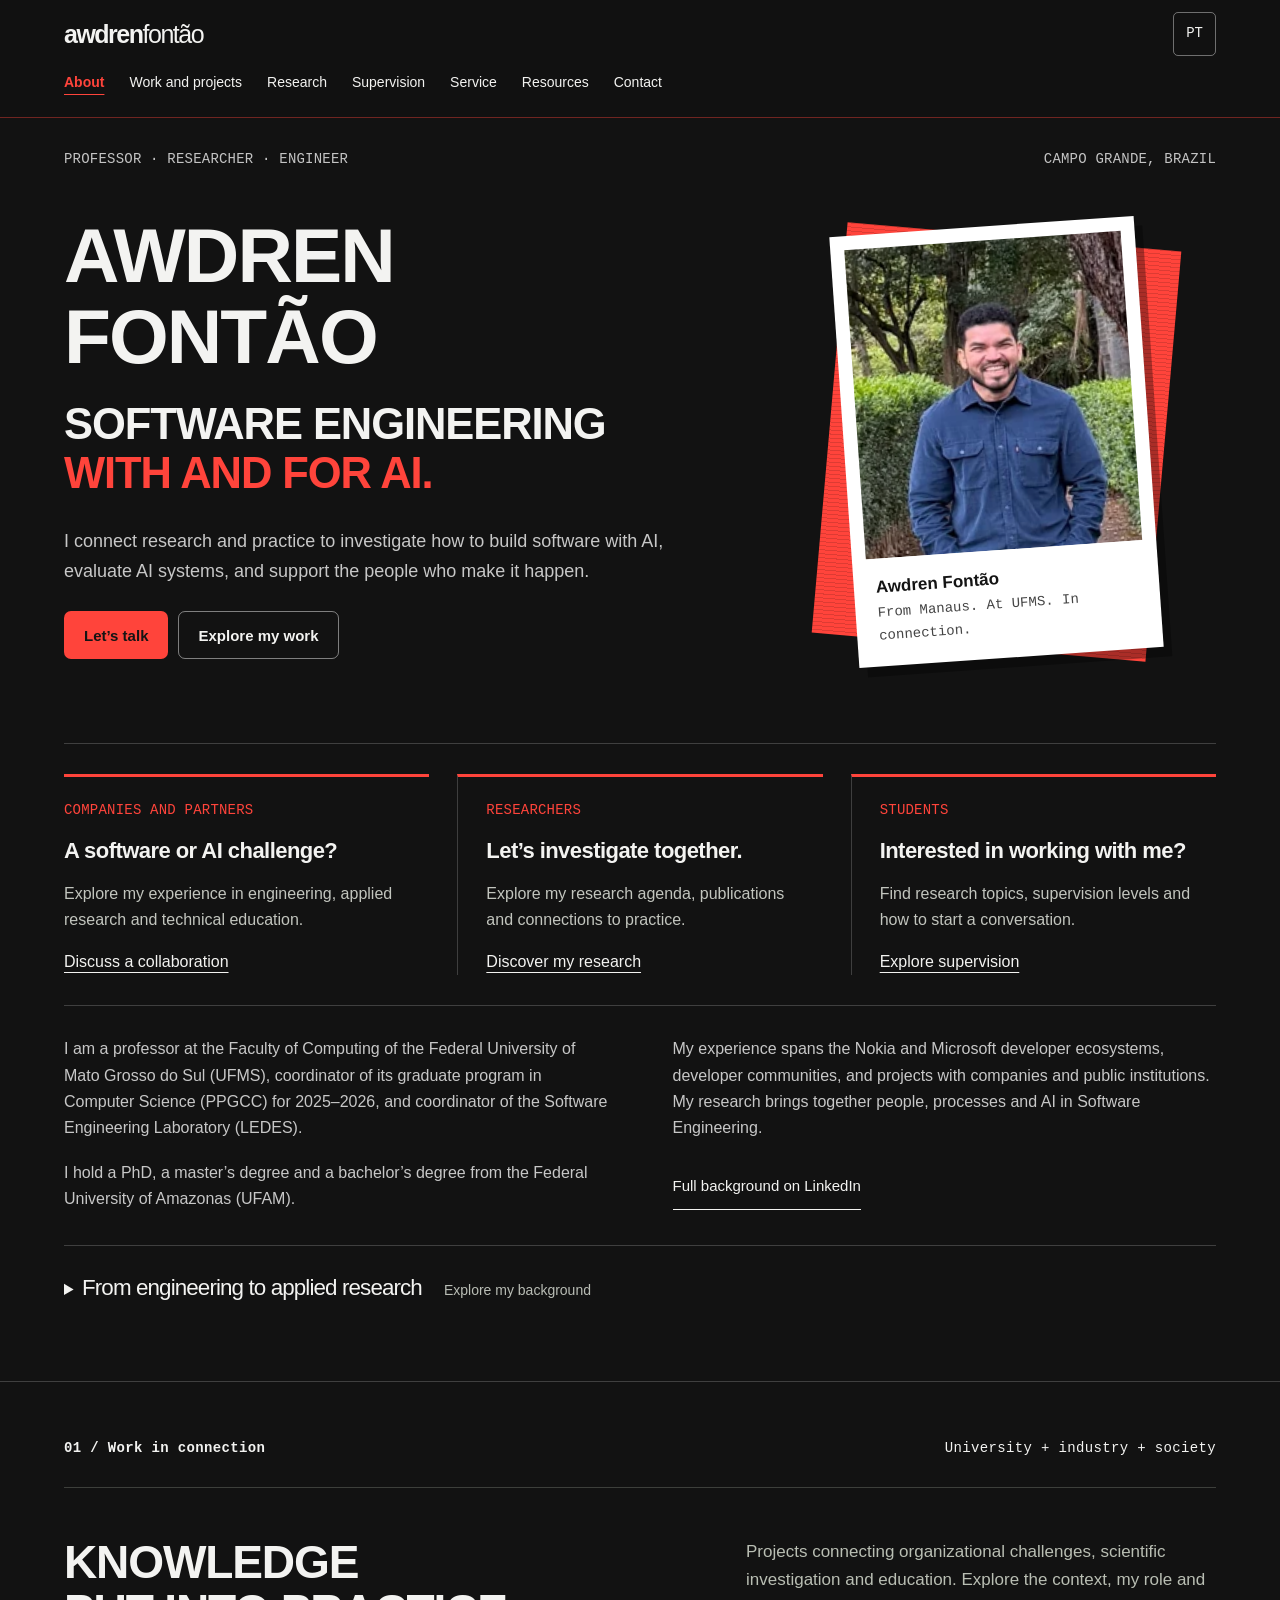
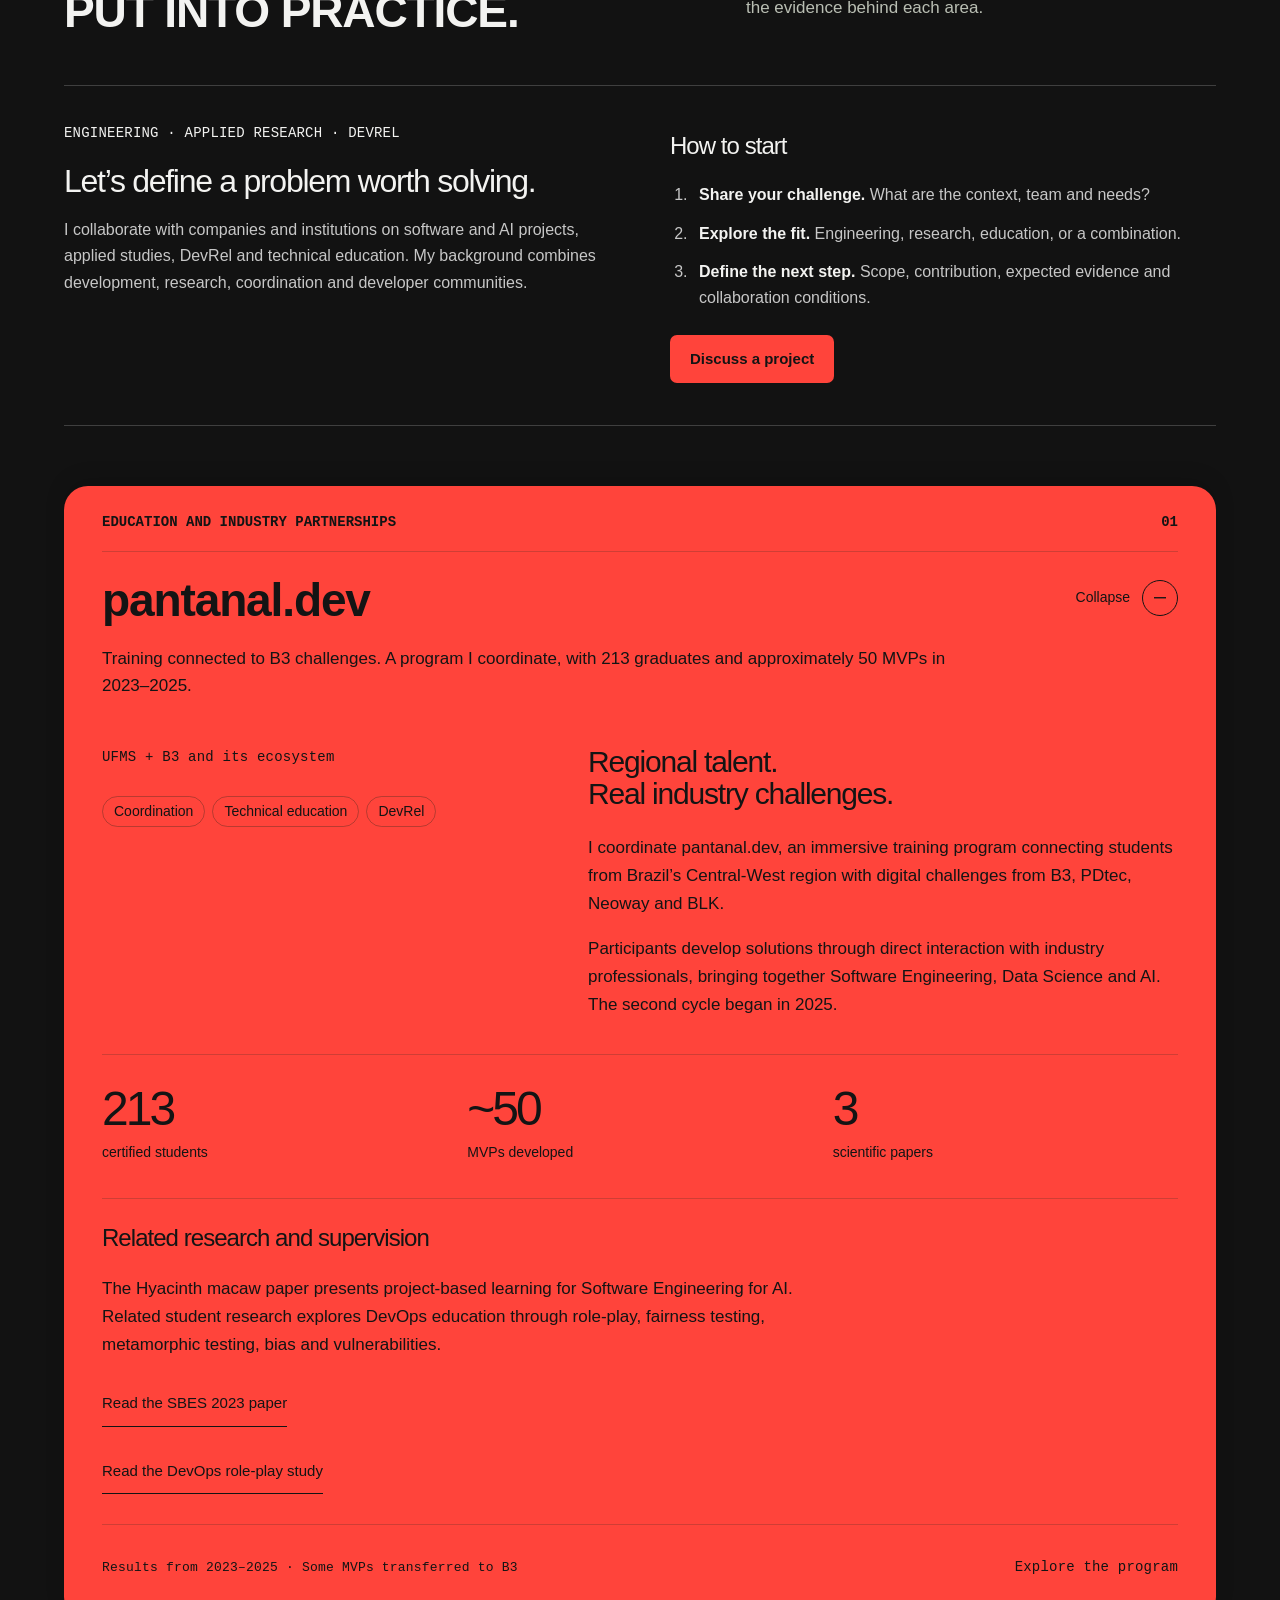
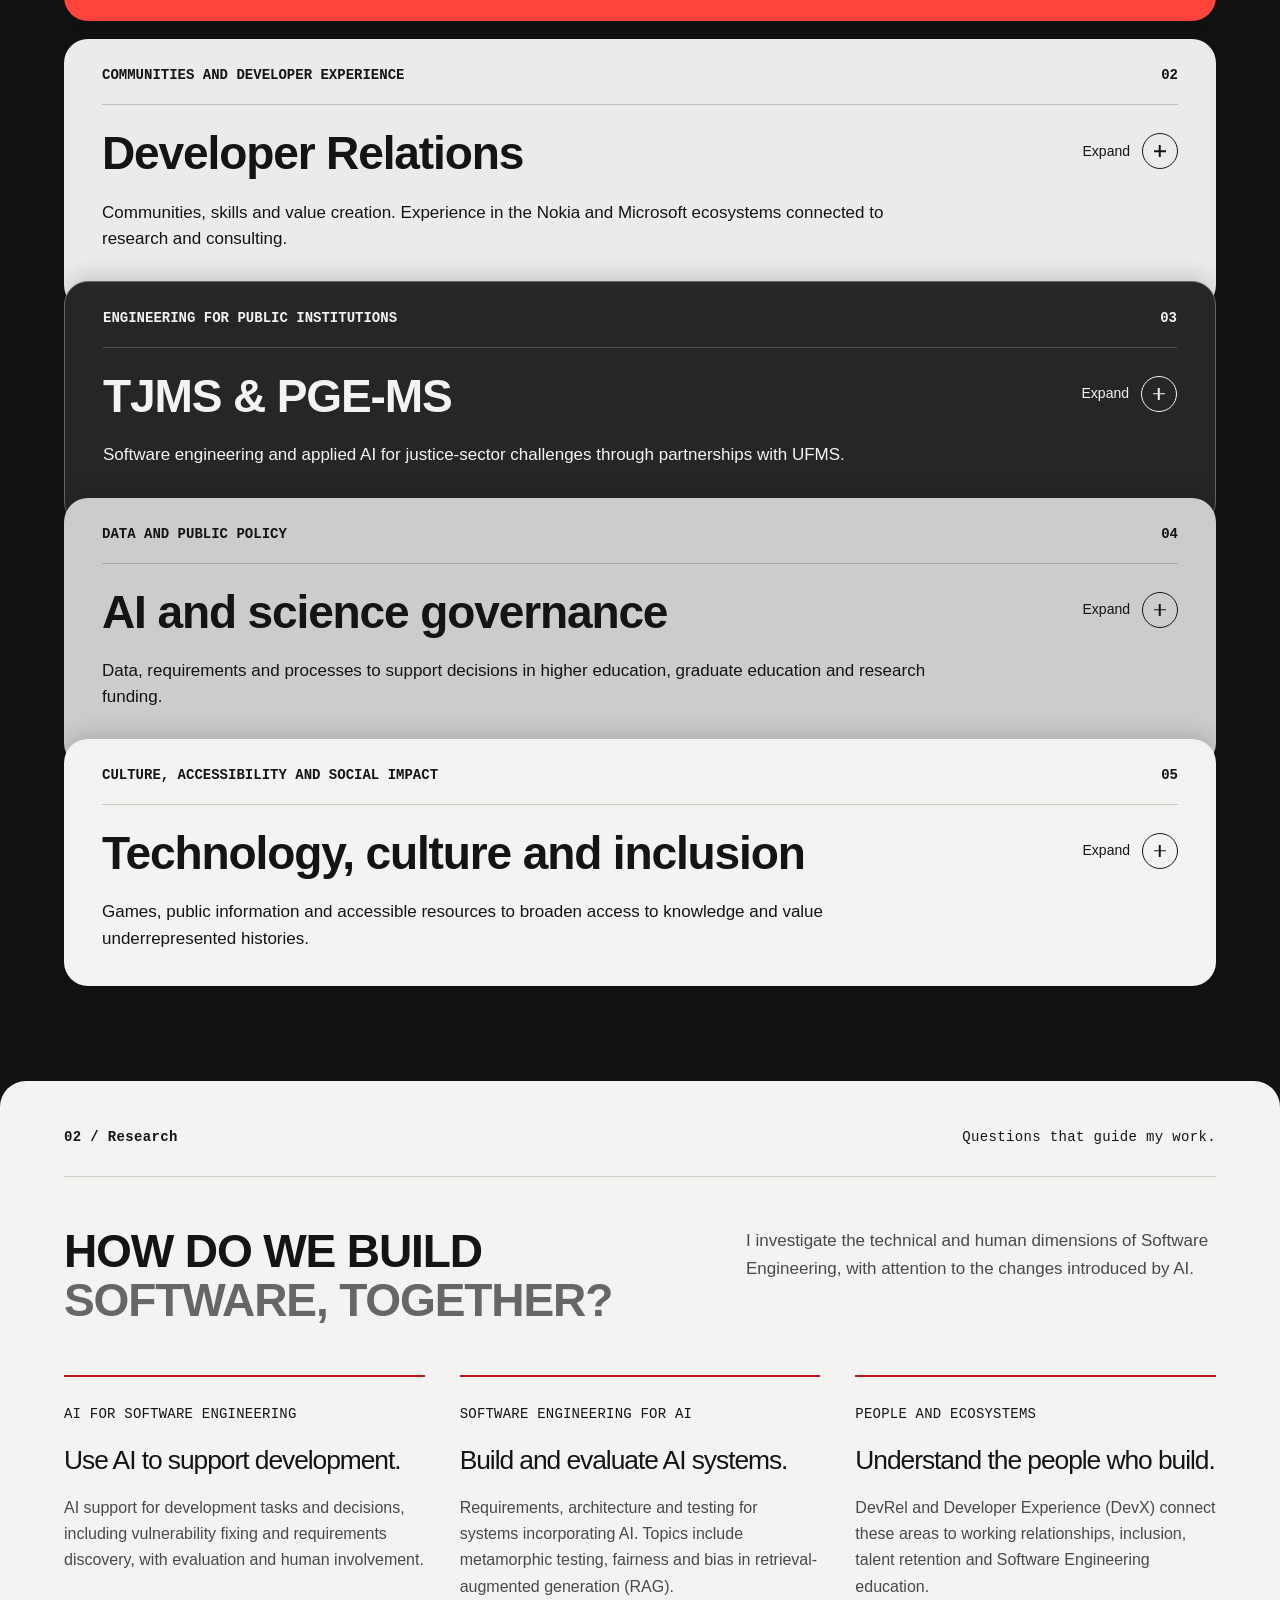
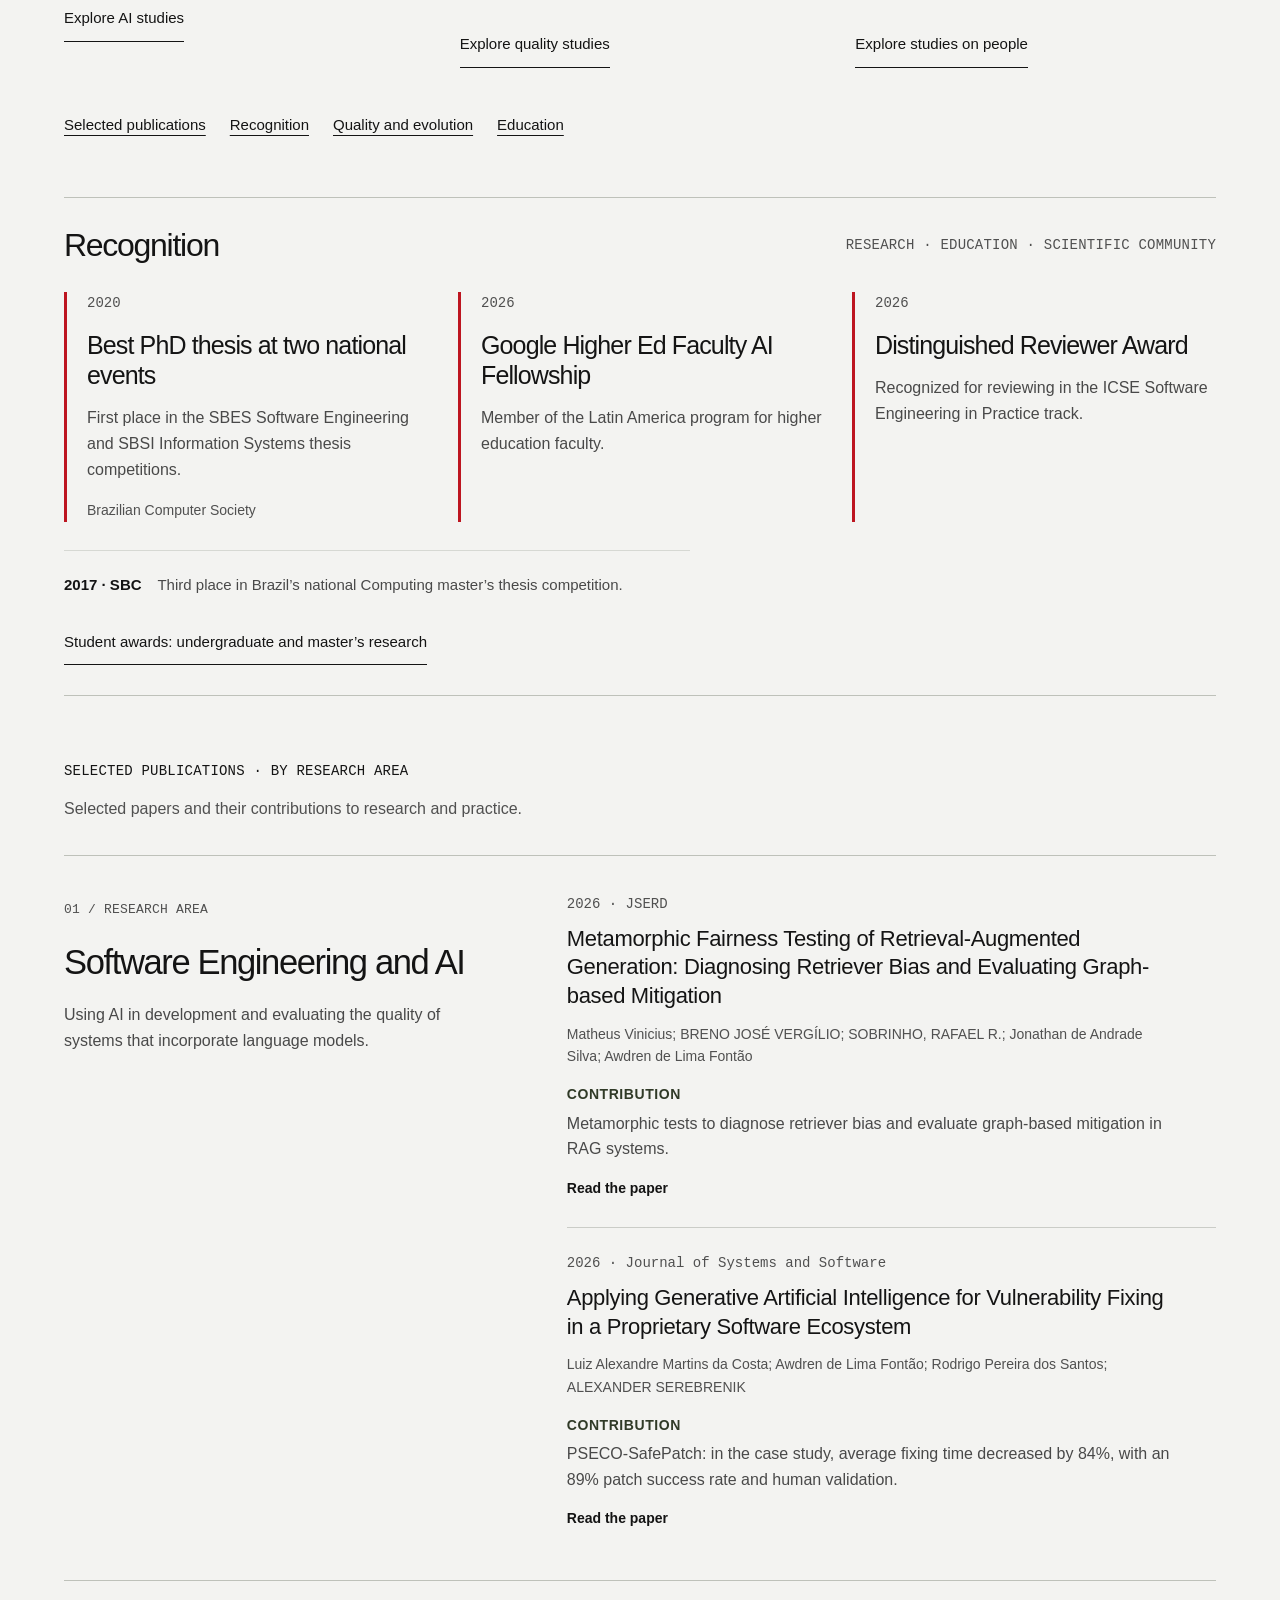
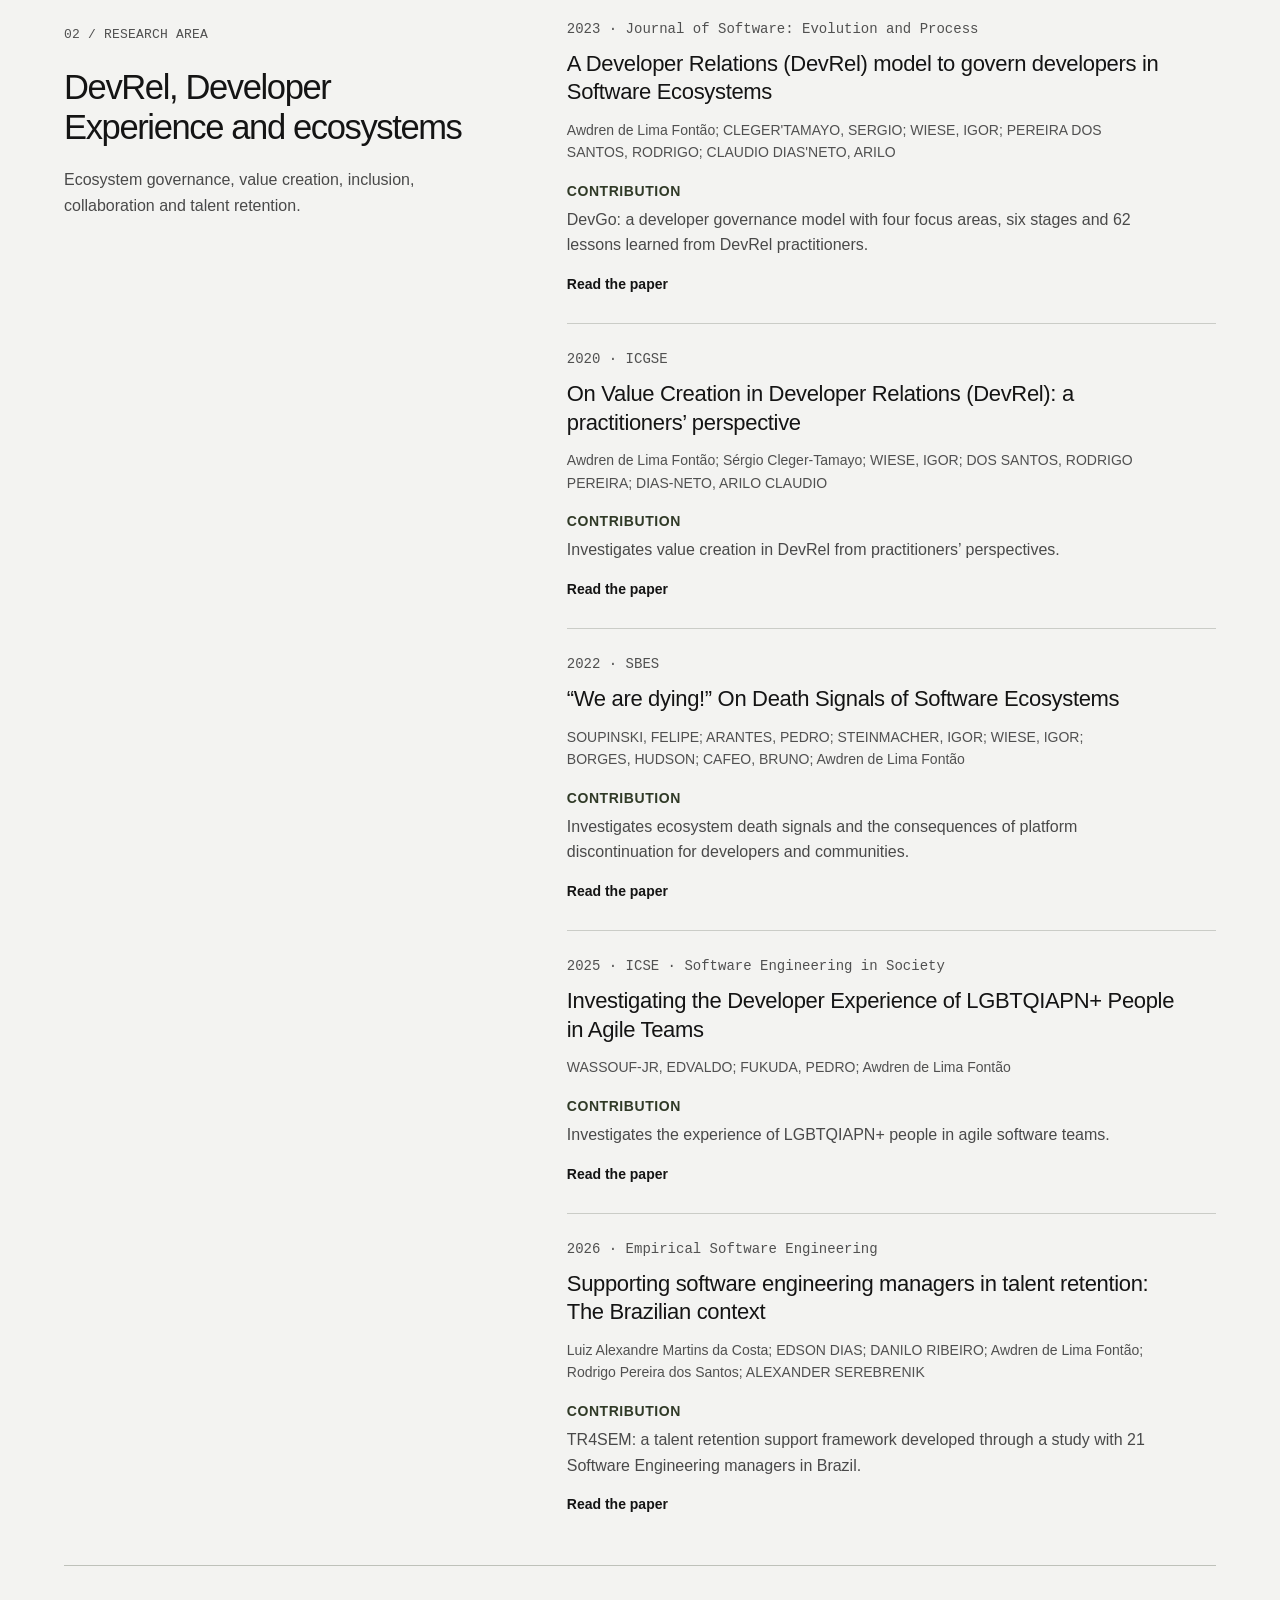
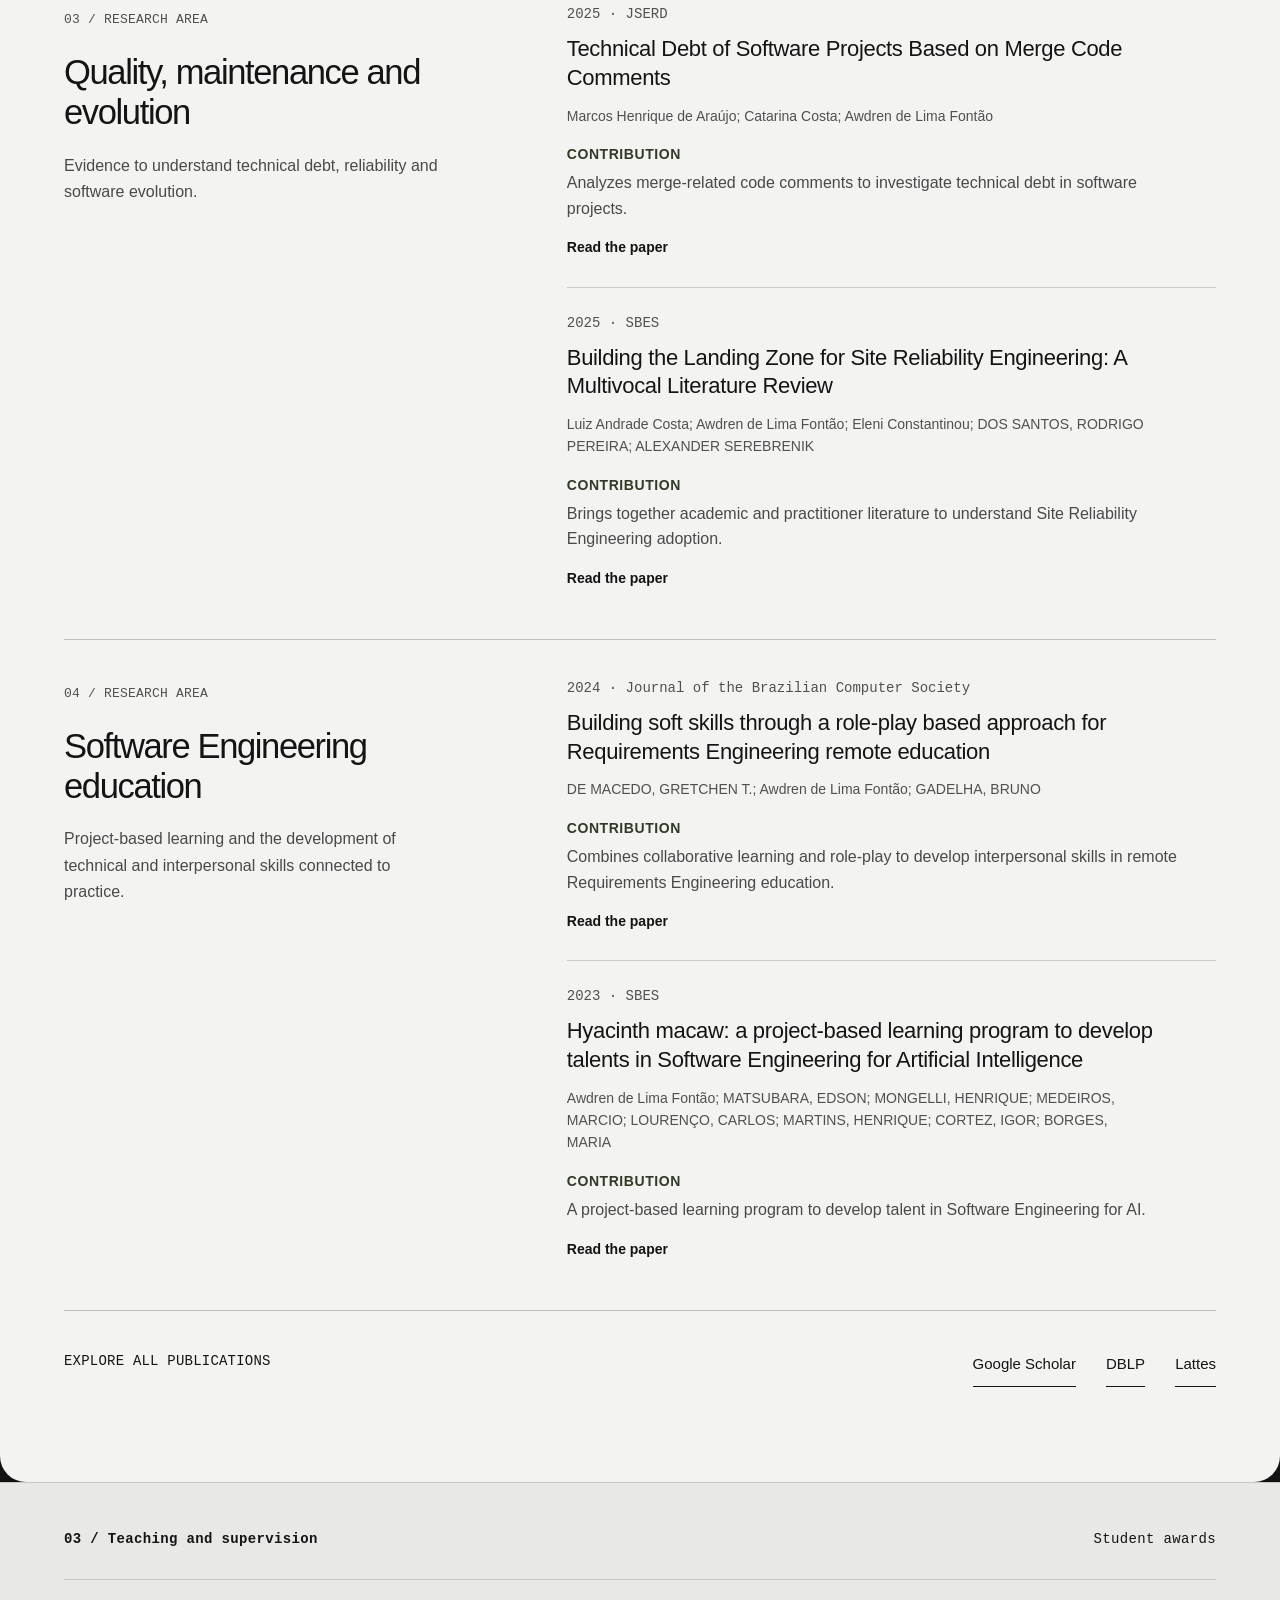
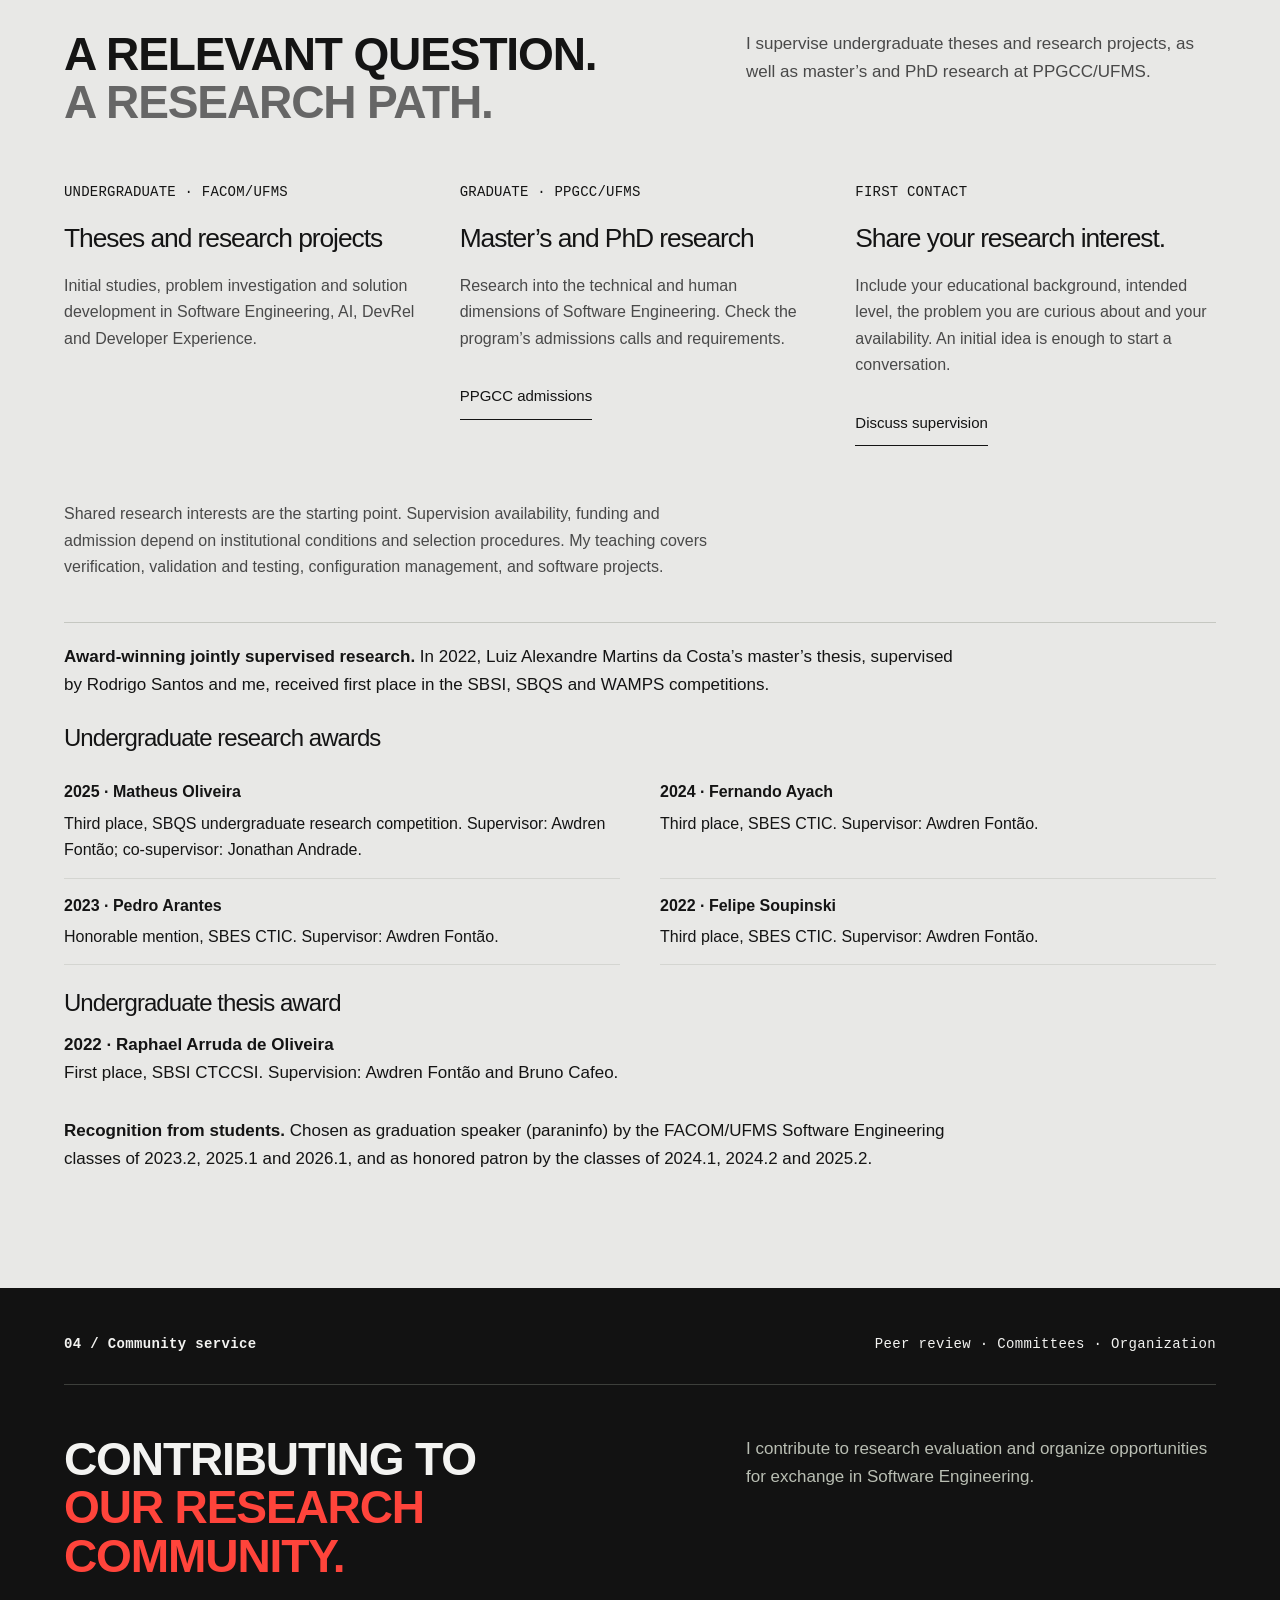
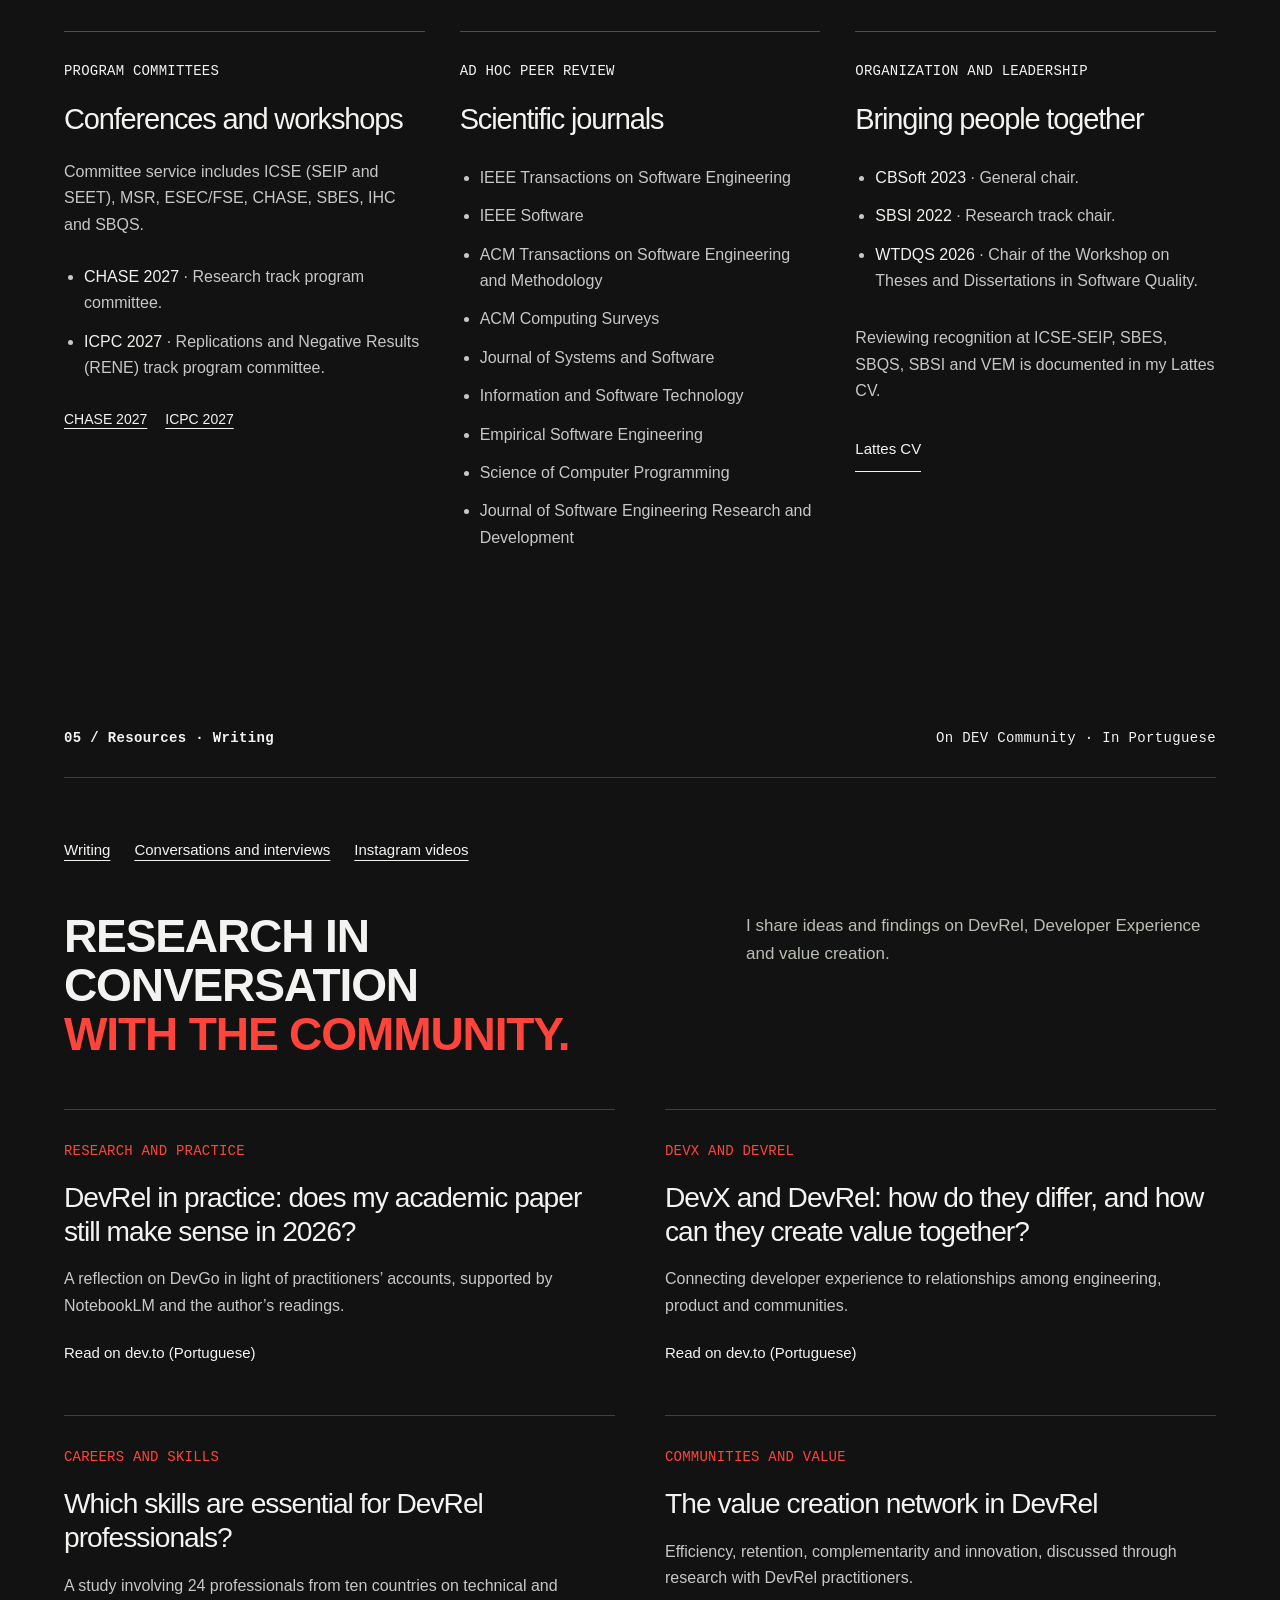
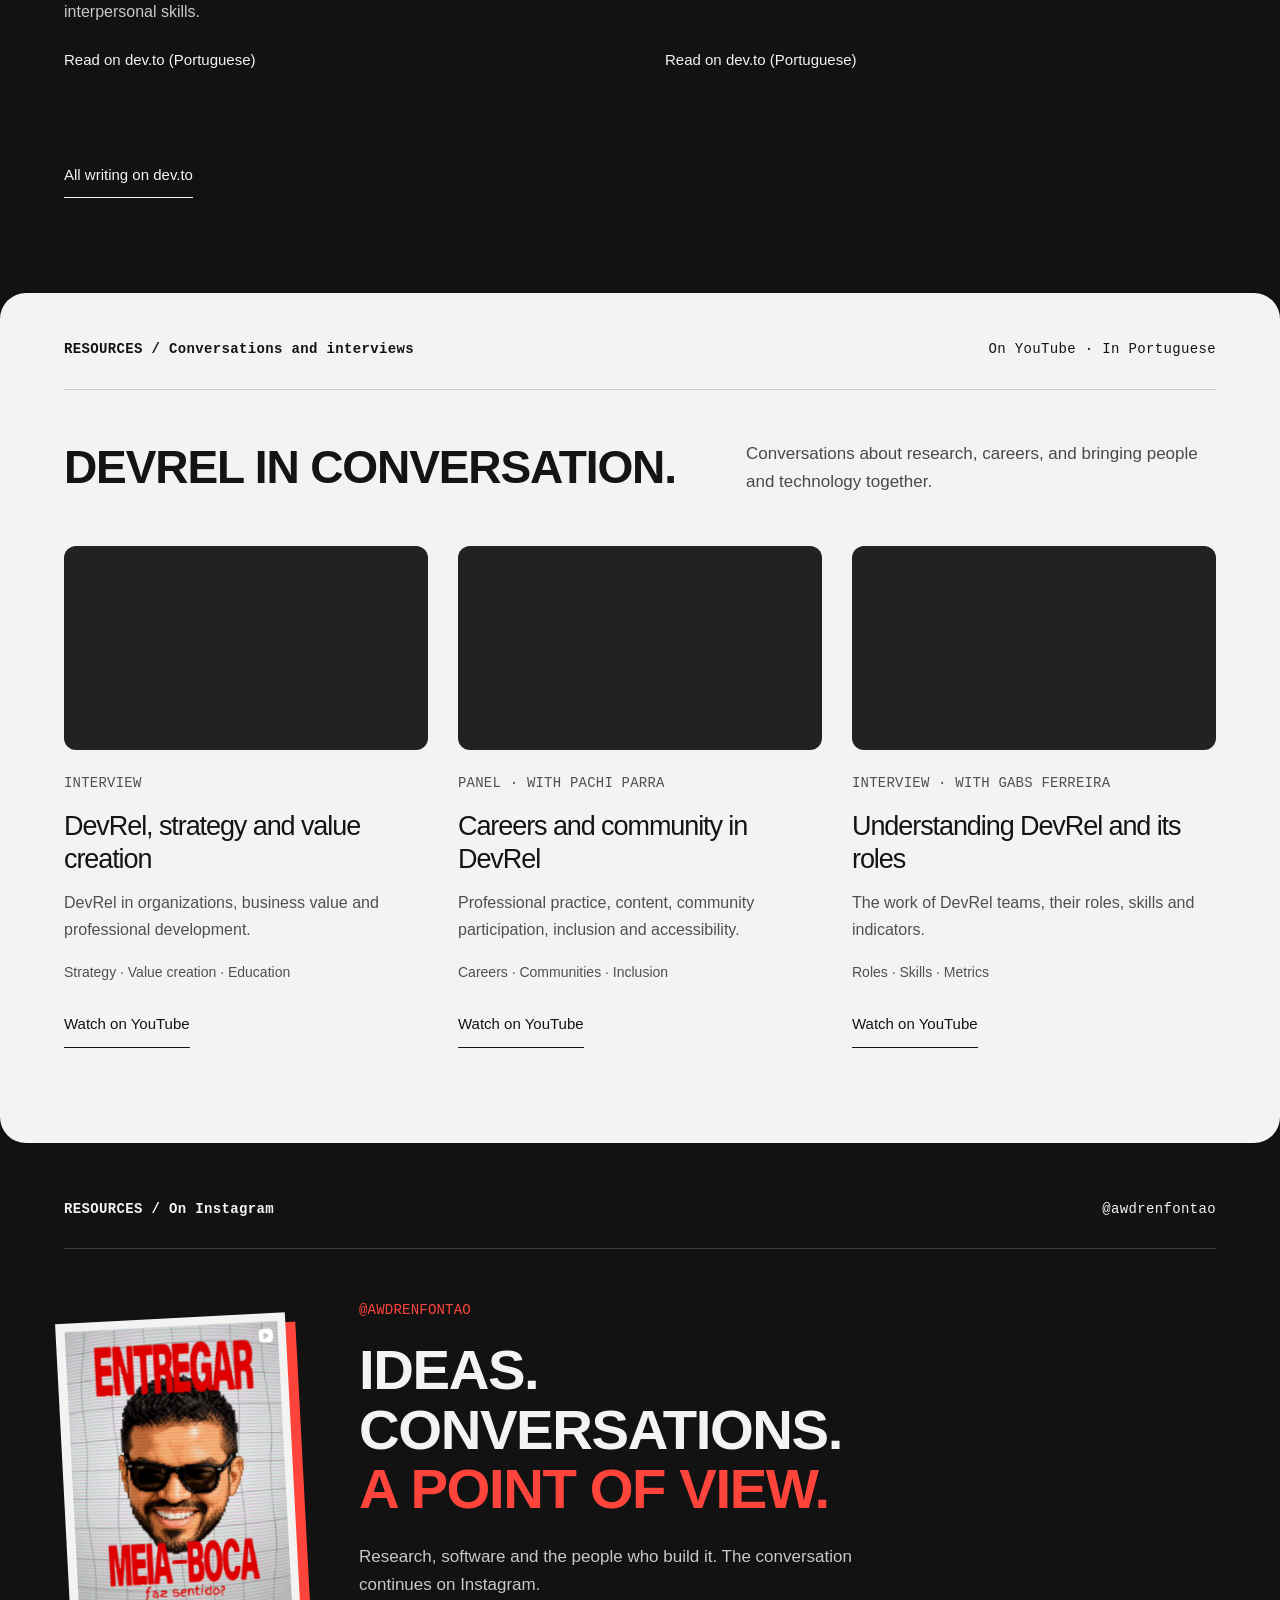
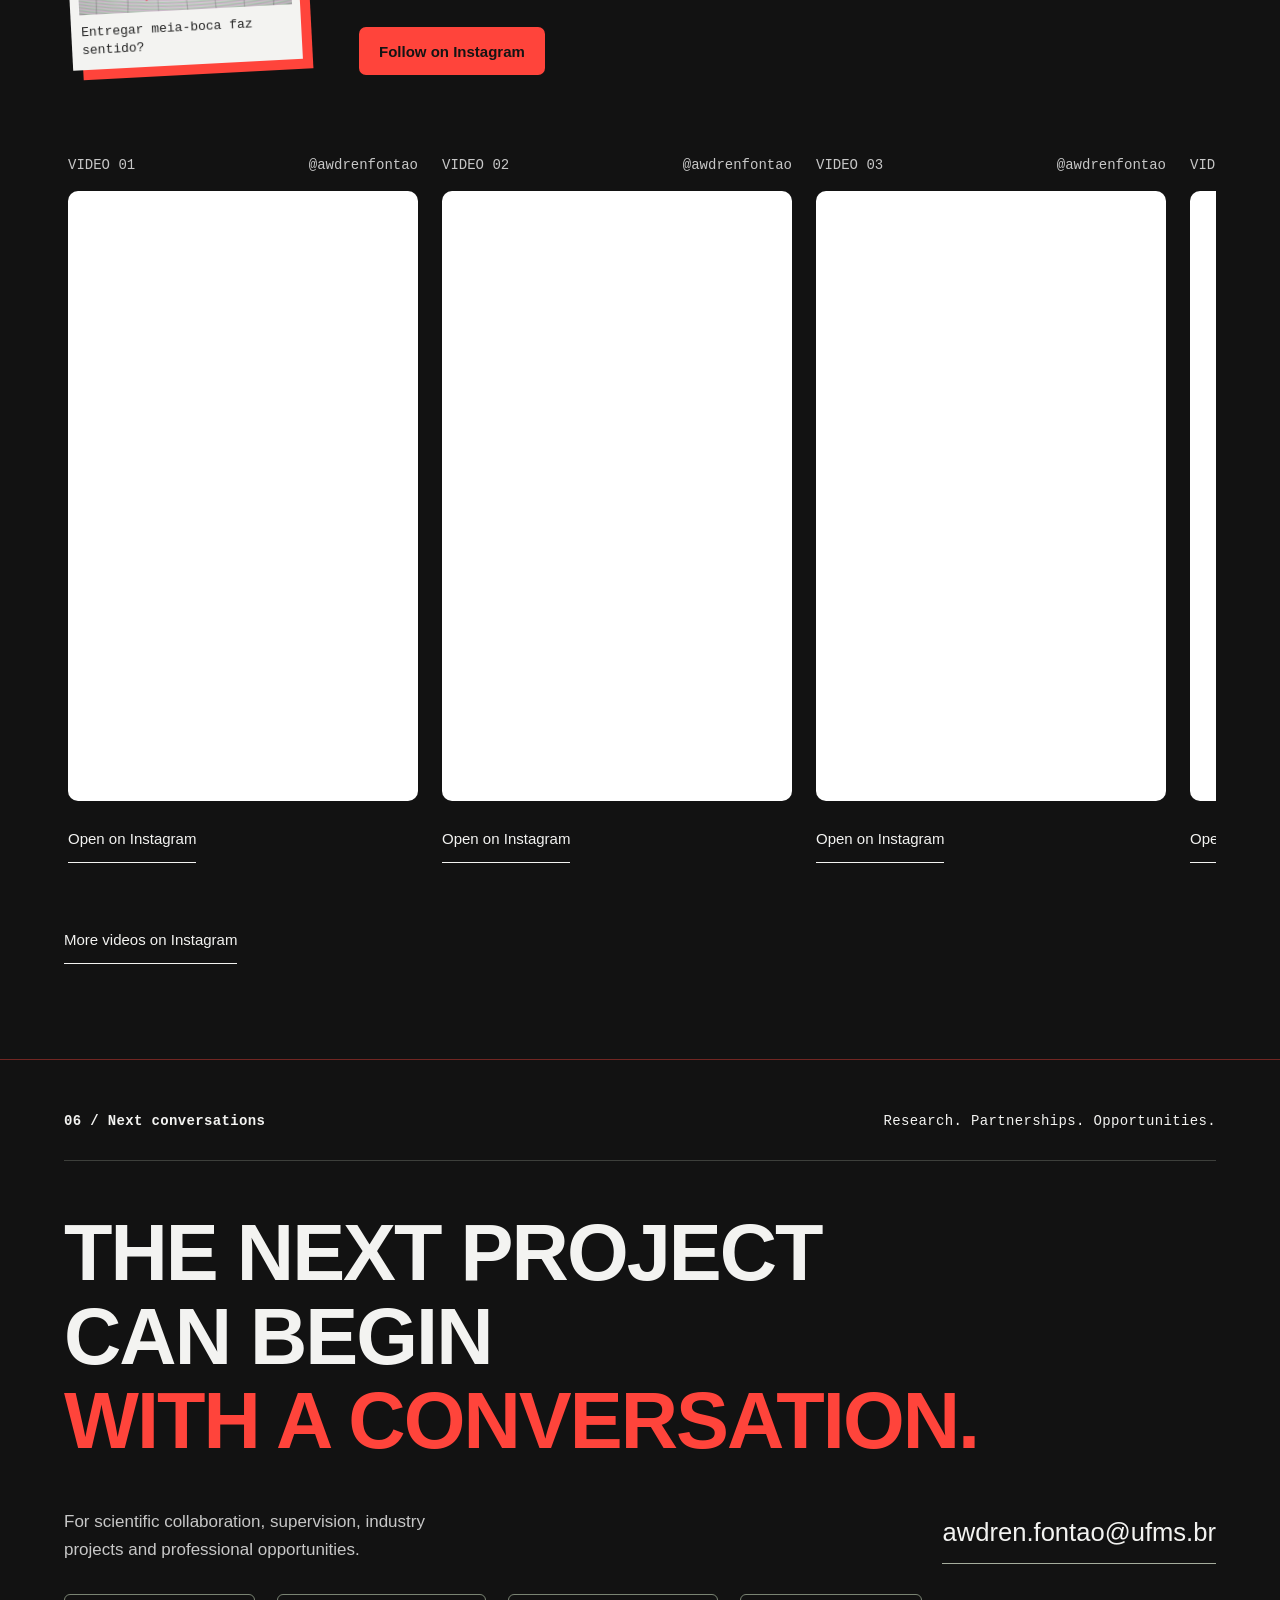
<file: en/index.html>
<!doctype html>
<html lang="en">
<head>
<meta charset="utf-8">
<meta name="viewport" content="width=device-width,initial-scale=1">
<meta name="description" content="Awdren Fontão: professor, researcher and software engineer at UFMS. Software Engineering with and for AI, DevRel, industry partnerships and supervision.">
<title>Awdren Fontão | Software Engineering with and for AI</title>
<link rel="icon" href="/assets/favicon.svg">
<link rel="stylesheet" href="/style.css?v=78a33e499207">
<link rel="canonical" href="https://awdren.github.io/en/">
<link rel="alternate" hreflang="pt-BR" href="https://awdren.github.io/">
<link rel="alternate" hreflang="en" href="https://awdren.github.io/en/">
<link rel="alternate" hreflang="x-default" href="https://awdren.github.io/">
<meta property="og:type" content="website">
<meta property="og:locale" content="en_US">
<meta property="og:url" content="https://awdren.github.io/en/">
<meta property="og:title" content="Awdren Fontão | Software Engineering with and for AI">
<meta property="og:description" content="Research, engineering and education. Explore projects, publications and opportunities to collaborate.">
<meta name="twitter:card" content="summary">
<meta name="theme-color" content="#121212">
<script type="application/ld+json">{"@context": "https://schema.org", "@type": "Person", "name": "Awdren Fontão", "url": "https://awdren.github.io/", "jobTitle": "Professor, researcher and software engineer", "affiliation": {"@type": "Organization", "name": "Universidade Federal de Mato Grosso do Sul"}, "alumniOf": {"@type": "Organization", "name": "Universidade Federal do Amazonas"}, "knowsAbout": ["Software Engineering", "AI for Software Engineering", "Software Engineering for AI", "Developer Relations", "Developer Experience"], "sameAs": ["https://orcid.org/0000-0002-2988-9646", "https://lattes.cnpq.br/0597440372595970", "https://github.com/awdren", "https://www.linkedin.com/in/awdren-font%C3%A3o-phd-5087b121/"]}</script>
<meta name="twitter:title" content="Awdren Fontão | Software Engineering with and for AI">
<meta name="twitter:description" content="Awdren Fontão: professor, researcher and software engineer at UFMS. Software Engineering with and for AI, DevRel, industry partnerships and supervision.">
</head>
<body>
<a class="skip" href="#principal">Skip to content</a>
<header class="site-header"><div class="header-top">
<a class="brand" href="#sobre">awdren<span>fontão</span></a><a class="language-link" href="/" lang="pt-BR" hreflang="pt-BR" aria-label="Ler em português">PT</a><button class="menu-toggle" type="button" aria-expanded="false" aria-controls="main-nav">Menu <span aria-hidden="true">☰</span></button>
</div>
<nav id="main-nav" aria-label="Main navigation"><a href="#sobre">About</a> <a href="#projetos">Work and projects</a> <a href="#pesquisa">Research</a> <a href="#orientacao">Supervision</a> <a href="#comunidade">Service</a> <a href="#conteudos">Resources</a> <a href="#contato">Contact</a></nav></header>
<main id="principal" tabindex="-1"><section id="sobre" class="hero intro"><div class="eyebrow">
<span>PROFESSOR · RESEARCHER · ENGINEER</span><span>CAMPO GRANDE, BRAZIL</span>
</div>
<div class="intro-grid">
<div class="intro-copy">
<h1>Awdren Fontão<span class="hero-statement">Software Engineering<br><em>with and for AI.</em></span>
</h1>
<p class="intro-lead">I connect research and practice to investigate how to build software with AI, evaluate AI systems, and support the people who make it happen.</p>
<a class="button primary" href="#contato">Let’s talk</a><a class="button secondary" href="#projetos">Explore my work</a>
</div>
<div class="portrait-wrap"><figure class="polaroid"><div class="portrait-crop"><img src="/assets/portrait-640.webp" alt="Awdren Fontão smiling in a garden" width="1275" height="1489" fetchpriority="high" srcset="/assets/portrait-360.webp 360w, /assets/portrait-640.webp 640w, /assets/portrait-960.webp 960w" sizes="(max-width: 800px) 290px, 340px"></div>
<figcaption>Awdren Fontão<span>From Manaus. At UFMS. In connection.</span></figcaption></figure></div>
</div>
<div class="audience-paths" aria-label="Find your path">
<a href="#parcerias"><span class="small-label">COMPANIES AND PARTNERS</span><strong>A software or AI challenge?</strong><span>Explore my experience in engineering, applied research and technical education.</span><span class="path-action">Discuss a collaboration</span></a><a href="#pesquisa"><span class="small-label">RESEARCHERS</span><strong>Let’s investigate together.</strong><span>Explore my research agenda, publications and connections to practice.</span><span class="path-action">Discover my research</span></a><a href="#orientacao"><span class="small-label">STUDENTS</span><strong>Interested in working with me?</strong><span>Find research topics, supervision levels and how to start a conversation.</span><span class="path-action">Explore supervision</span></a>
</div>
<div class="intro-bio">
<div>
<p>I am a professor at the Faculty of Computing of the Federal University of Mato Grosso do Sul (UFMS), coordinator of its graduate program in Computer Science (PPGCC) for 2025–2026, and coordinator of the Software Engineering Laboratory (LEDES).</p>
<p>I hold a PhD, a master’s degree and a bachelor’s degree from the Federal University of Amazonas (UFAM).</p>
</div>
<div>
<p>My experience spans the Nokia and Microsoft developer ecosystems, developer communities, and projects with companies and public institutions. My research brings together people, processes and AI in Software Engineering.</p>
<a class="text-link" href="https://www.linkedin.com/in/awdren-font%C3%A3o-phd-5087b121/">Full background on LinkedIn</a>
</div>
</div>
<details class="career" id="trajetoria"><summary><h2>From engineering to applied research<span>Explore my background</span>
</h2>
</summary><ol class="timeline">
<li>
<strong>2020–present · UFMS / LEDES</strong><p>Professor, researcher and software engineer. LEDES coordinator since 2021 and PPGCC coordinator for 2025–2026.</p>
</li>
<li>
<strong>Since 2021 · LIA</strong><p>Research collaborator and AI engineer.</p>
</li>
<li>
<strong>2019 · Sidia</strong><p>Technical Specialist, following my PhD at UFAM.</p>
</li>
<li>
<strong>2014–2019 · UFAM</strong><p>Software Engineering research and teaching as an assistant professor in 2017–2018.</p>
</li>
<li>
<strong>2008–2015 · INdT</strong><p>From an internship and software development to Technical Evangelist and Developer in the Nokia and Microsoft ecosystems.</p>
</li>
</ol></details></section>
<section id="projetos" class="section projects"><div class="section-label">
<span>01 / Work in connection</span><span>University + industry + society</span>
</div>
<div class="section-heading">
<h2>Knowledge<br>put into practice.</h2>
<p>Projects connecting organizational challenges, scientific investigation and education. Explore the context, my role and the evidence behind each area.</p>
</div>
<div id="parcerias" class="collaboration">
<div>
<span class="small-label">ENGINEERING · APPLIED RESEARCH · DEVREL</span><h3>Let’s define a problem worth solving.</h3>
<p>I collaborate with companies and institutions on software and AI projects, applied studies, DevRel and technical education. My background combines development, research, coordination and developer communities.</p>
</div>
<div>
<h4>How to start</h4>
<ol>
<li>
<strong>Share your challenge.</strong> What are the context, team and needs?</li>
<li>
<strong>Explore the fit.</strong> Engineering, research, education, or a combination.</li>
<li>
<strong>Define the next step.</strong> Scope, contribution, expected evidence and collaboration conditions.</li>
</ol>
<a class="button primary" href="mailto:awdren.fontao@ufms.br?subject=Software%20and%20AI%20collaboration">Discuss a project</a>
</div>
</div>
<div class="project-wallet">
<details class="project wallet-card lime" id="pantanal-dev" open=""><summary class="wallet-summary"><h3 class="wallet-summary-heading">
<span class="wallet-meta"><span>EDUCATION AND INDUSTRY PARTNERSHIPS</span><span>01</span></span><span class="wallet-heading">
<span class="wallet-title">pantanal.dev</span>
<span class="wallet-toggle" aria-hidden="true"><span class="wallet-open-label">Expand</span><span class="wallet-close-label">Collapse</span><span class="wallet-symbol"></span></span>
</span>
<span class="wallet-brief">Training connected to B3 challenges. A program I coordinate, with 213 graduates and approximately 50 MVPs in 2023–2025.</span>
</h3></summary><div class="wallet-content">
<div class="project-grid">
<div>
<p class="meta">UFMS + B3 and its ecosystem</p>
<div class="tags">
<span>Coordination</span><span>Technical education</span><span>DevRel</span>
</div>
</div>
<div>
<h4>Regional talent.<br>Real industry challenges.</h4>
<p>I coordinate pantanal.dev, an immersive training program connecting students from Brazil’s Central-West region with digital challenges from B3, PDtec, Neoway and BLK.</p>
<p>Participants develop solutions through direct interaction with industry professionals, bringing together Software Engineering, Data Science and AI. The second cycle began in 2025.</p>
</div>
</div>
<div class="metrics">
<div>
<strong>213</strong><span>certified students</span>
</div>
<div>
<strong>~50</strong><span>MVPs developed</span>
</div>
<div>
<strong>3</strong><span>scientific papers</span>
</div>
</div>
<div class="project-evidence">
<h4>Related research and supervision</h4>
<p>The Hyacinth macaw paper presents project-based learning for Software Engineering for AI. Related student research explores DevOps education through role-play, fairness testing, metamorphic testing, bias and vulnerabilities.</p>
<a class="text-link" href="https://doi.org/10.1145/3613372.3614199">Read the SBES 2023 paper</a><a class="text-link" href="https://doi.org/10.5753/sbes.2024.3519">Read the DevOps role-play study</a>
</div>
<div class="project-foot">
<span>Results from 2023–2025 · Some MVPs transferred to B3</span><a href="https://content.b3.com.br/pantanal-dev">Explore the program</a>
</div>
</div></details><details class="project wallet-card orange" id="devrel"><summary class="wallet-summary"><h3 class="wallet-summary-heading">
<span class="wallet-meta"><span>COMMUNITIES AND DEVELOPER EXPERIENCE</span><span>02</span></span><span class="wallet-heading">
<span class="wallet-title">Developer Relations</span>
<span class="wallet-toggle" aria-hidden="true"><span class="wallet-open-label">Expand</span><span class="wallet-close-label">Collapse</span><span class="wallet-symbol"></span></span>
</span>
<span class="wallet-brief">Communities, skills and value creation. Experience in the Nokia and Microsoft ecosystems connected to research and consulting.</span>
</h3></summary><div class="wallet-content">
<div class="project-grid">
<div>
<p class="meta">Nokia · Microsoft · Research and consulting</p>
<div class="tags">
<span>DevRel</span><span>Developer Experience</span><span>Ecosystems</span>
</div>
<p class="context-honor"><span class="small-label">2011 AND 2012</span><strong>Nokia Developer Champion</strong></p>
</div>
<div>
<h4>Build relationships.<br>Expand opportunities.</h4>
<p>Six years in Developer Relations in the Nokia and Microsoft ecosystems, in Brazil and Latin America, included developer training, hackathons, conferences and technical team leadership.</p>
<p>I coordinated research on DevRel in software ecosystems (2020–2024) and positive interactions in Software Engineering teams (2023–2024). This background also informs consulting work for companies including Itaú and Jusbrasil.</p>
</div>
</div>
<div class="historical-results">
<span class="small-label">PROFESSIONAL EXPERIENCE · 2012–2013</span><p><strong>Approximately 1,300 developers trained</strong> and <strong>500 apps built by supported developers</strong> in the Nokia and Microsoft ecosystems. Historical indicators from my work at INdT.</p>
</div>
<div class="project-evidence">
<h4>Related research and supervision</h4>
<p>DevGo and studies on DevRel roles and skills connect professional practice to research. Student research also explores ecosystem discontinuation and the experience of LGBTQIAPN+ people in agile teams.</p>
<a class="text-link" href="https://doi.org/10.1002/smr.2389">Explore the DevGo model</a><a class="text-link" href="https://doi.org/10.1145/3535511.3535522">Read the skills study</a><a class="text-link" href="https://doi.org/10.1109/ICSE-SEIS66351.2025.00010">Read the inclusion study</a>
</div>
</div></details><details class="project wallet-card charcoal" id="tjms-pge"><summary class="wallet-summary"><h3 class="wallet-summary-heading">
<span class="wallet-meta"><span>ENGINEERING FOR PUBLIC INSTITUTIONS</span><span>03</span></span><span class="wallet-heading">
<span class="wallet-title">TJMS &amp; PGE-MS</span>
<span class="wallet-toggle" aria-hidden="true"><span class="wallet-open-label">Expand</span><span class="wallet-close-label">Collapse</span><span class="wallet-symbol"></span></span>
</span>
<span class="wallet-brief">Software engineering and applied AI for justice-sector challenges through partnerships with UFMS.</span>
</h3></summary><div class="wallet-content">
<div class="project-grid">
<div>
<p class="meta">Institutional partnerships with UFMS</p>
<div class="tags">
<span>Software Engineering</span><span>Applied AI</span><span>Justice</span>
</div>
</div>
<div>
<h4>Technology for<br>justice-sector needs.</h4>
<p>I work as an engineer on projects developed with the Court of Justice of Mato Grosso do Sul (TJMS) and the State Attorney General’s Office (PGE-MS).</p>
<p>Project areas include finding case law, automating the collection of initial claim information, extracting information from legal proceedings, and supporting the preparation of legal responses.</p>
<p>I also coordinate the Technological Residency in Intelligent Software Engineering, connecting professional education to these institutional challenges.</p>
<p class="scope-note"><strong>My role:</strong> software engineering within the projects and residency coordination. These areas describe partnership scope; the studies below are related research.</p>
</div>
</div>
<div class="project-evidence">
<h4>Related research and supervision</h4>
<p>A project started in 2025 investigates case analysis and legal document production, particularly for healthcare claims, alongside expert calculations and data integration. Related student research examines agentic AI architecture risks, security tactics for AI architectures and requirements discovery using language models.</p>
<a class="text-link" href="https://doi.org/10.5753/jserd.2026.7713">Related paper: fairness testing in RAG systems</a>
</div>
</div></details><details class="project wallet-card blue" id="governanca"><summary class="wallet-summary"><h3 class="wallet-summary-heading">
<span class="wallet-meta"><span>DATA AND PUBLIC POLICY</span><span>04</span></span><span class="wallet-heading">
<span class="wallet-title">AI and science governance</span>
<span class="wallet-toggle" aria-hidden="true"><span class="wallet-open-label">Expand</span><span class="wallet-close-label">Collapse</span><span class="wallet-symbol"></span></span>
</span>
<span class="wallet-brief">Data, requirements and processes to support decisions in higher education, graduate education and research funding.</span>
</h3></summary><div class="wallet-content">
<div class="project-grid">
<div><p class="meta">Higher education · Graduate studies · Research funding</p></div>
<div>
<h4>Information to support<br>public decisions.</h4>
<p>Since 2024, I have participated in projects on AI for public governance in higher education and an observatory of Brazil’s National Graduate Education System.</p>
<p>Their objectives include supporting the national advanced training agenda and monitoring education and intellectual output across all 27 Brazilian federative units. The AI initiative is part of CAPES’s strategic institutional project P12.</p>
<p>Since 2023, I have coordinated research on project management in research funding foundations, using BPMN process modeling to support requirements and business rules for a management platform.</p>
</div>
</div>
<div class="project-evidence">
<h4>Related supervision</h4>
<p>Related topics include public-data transparency, in Wallynson Rodrigo Henrique da Silva’s 2022 undergraduate thesis, and AIOps architecture for software product monitoring, in Rafael Rogado Ribeiro Sobrinho’s master’s research started in 2025.</p>
</div>
</div></details><details class="project wallet-card paper-card" id="inclusao"><summary class="wallet-summary"><h3 class="wallet-summary-heading">
<span class="wallet-meta"><span>CULTURE, ACCESSIBILITY AND SOCIAL IMPACT</span><span>05</span></span><span class="wallet-heading">
<span class="wallet-title">Technology, culture and inclusion</span>
<span class="wallet-toggle" aria-hidden="true"><span class="wallet-open-label">Expand</span><span class="wallet-close-label">Collapse</span><span class="wallet-symbol"></span></span>
</span>
<span class="wallet-brief">Games, public information and accessible resources to broaden access to knowledge and value underrepresented histories.</span>
</h3></summary><div class="wallet-content">
<div class="project-grid">
<div><p class="meta">Software supporting memory and access</p></div>
<div>
<h4>Broaden access.<br>Value histories.</h4>
<p>I coordinated the Software Engineering project for the educational game Museu das Mulheres Negras (Des)conhecidas (2023–2024), connecting a virtual museum with learning about Black women’s histories and contributions.</p>
<p>I also participated in the Cooperativism Observatory and Solidarity Economy evaluation platform (2022–2025), supporting PRODES with information for governance and public policy.</p>
</div>
</div>
<div class="project-evidence">
<h4>Related research and supervision</h4>
<p>Gilvan Ferreira Alves Junior’s 2023 undergraduate research explored Software Engineering for the museum game. Related publications address accessibility in educational resources and games, alongside the Humap pocket library app for health education and access to knowledge.</p>
<a class="text-link" href="https://doi.org/10.5753/sbsi.2025.246482">Read the educational games study</a><a class="text-link" href="https://doi.org/10.55028/pecibes.v9i1.19058">Read the Humap pocket library paper</a>
</div>
</div></details>
</div></section>
<section id="pesquisa" class="light section"><div class="section-label">
<span>02 / Research</span><span>Questions that guide my work.</span>
</div>
<div class="section-heading">
<h2>How do we build<br><span class="muted">software, together?</span>
</h2>
<p>I investigate the technical and human dimensions of Software Engineering, with attention to the changes introduced by AI.</p>
</div>
<div class="agenda-grid">
<article><span class="small-label">AI FOR SOFTWARE ENGINEERING</span><h3>Use AI to support development.</h3>
<p>AI support for development tasks and decisions, including vulnerability fixing and requirements discovery, with evaluation and human involvement.</p>
<a class="text-link" href="#area-ia">Explore AI studies</a></article><article><span class="small-label">SOFTWARE ENGINEERING FOR AI</span><h3>Build and evaluate AI systems.</h3>
<p>Requirements, architecture and testing for systems incorporating AI. Topics include metamorphic testing, fairness and bias in retrieval-augmented generation (RAG).</p>
<a class="text-link" href="#area-ia">Explore quality studies</a></article><article><span class="small-label">PEOPLE AND ECOSYSTEMS</span><h3>Understand the people who build.</h3>
<p>DevRel and Developer Experience (DevX) connect these areas to working relationships, inclusion, talent retention and Software Engineering education.</p>
<a class="text-link" href="#area-devrel">Explore studies on people</a></article>
</div>
<div class="section-jumps" aria-label="In this section">
<a href="#publicacoes">Selected publications</a><a href="#premios">Recognition</a><a href="#area-qualidade">Quality and evolution</a><a href="#area-educacao">Education</a>
</div>
<section id="premios" class="recognitions" aria-labelledby="recognitions-title"><div class="recognitions-heading">
<h3 id="recognitions-title">Recognition</h3>
<span class="small-label">RESEARCH · EDUCATION · SCIENTIFIC COMMUNITY</span>
</div>
<div class="recognition-grid">
<article class="recognition"><span class="recognition-year">2020</span><h4>Best PhD thesis at two national events</h4>
<p>First place in the SBES Software Engineering and SBSI Information Systems thesis competitions.</p>
<span class="recognition-source">Brazilian Computer Society</span></article><article class="recognition"><span class="recognition-year">2026</span><h4>Google Higher Ed Faculty AI Fellowship</h4>
<p>Member of the Latin America program for higher education faculty.</p></article><article class="recognition"><span class="recognition-year">2026</span><h4>Distinguished Reviewer Award</h4>
<p>Recognized for reviewing in the ICSE Software Engineering in Practice track.</p></article>
</div>
<p class="recognition-note"><strong>2017 · SBC</strong> Third place in Brazil’s national Computing master’s thesis competition.</p>
<a class="text-link" href="#premios-orientandos">Student awards: undergraduate and master’s research</a></section><div id="publicacoes" class="research-publications">
<div class="publication-intro">
<span class="small-label">SELECTED PUBLICATIONS · BY RESEARCH AREA</span><p>Selected papers and their contributions to research and practice.</p>
</div>
<article class="research-area" id="area-ia" aria-labelledby="title-ia"><div class="area-heading">
<span class="num">01 / RESEARCH AREA</span><h3 id="title-ia">Software Engineering and AI</h3>
<p>Using AI in development and evaluating the quality of systems that incorporate language models.</p>
</div>
<div class="paper-list">
<a class="paper" href="https://journals-sol.sbc.org.br/index.php/jserd/article/view/7713"><span class="paper-meta">2026 · JSERD</span><h4 lang="en">Metamorphic Fairness Testing of Retrieval-Augmented Generation: Diagnosing Retriever Bias and Evaluating Graph-based Mitigation</h4>
<p class="paper-authors">Matheus Vinicius; BRENO JOSÉ VERGÍLIO; SOBRINHO, RAFAEL R.; Jonathan de Andrade Silva; Awdren de Lima Fontão</p>
<p class="paper-highlight"><strong>Contribution</strong>Metamorphic tests to diagnose retriever bias and evaluate graph-based mitigation in RAG systems.</p>
<span class="paper-action">Read the paper</span></a><a class="paper" href="https://doi.org/10.1016/j.jss.2025.112723"><span class="paper-meta">2026 · Journal of Systems and Software</span><h4 lang="en">Applying Generative Artificial Intelligence for Vulnerability Fixing in a Proprietary Software Ecosystem</h4>
<p class="paper-authors">Luiz Alexandre Martins da Costa; Awdren de Lima Fontão; Rodrigo Pereira dos Santos; ALEXANDER SEREBRENIK</p>
<p class="paper-highlight"><strong>Contribution</strong>PSECO-SafePatch: in the case study, average fixing time decreased by 84%, with an 89% patch success rate and human validation.</p>
<span class="paper-action">Read the paper</span></a>
</div></article><article class="research-area" id="area-devrel" aria-labelledby="title-devrel"><div class="area-heading">
<span class="num">02 / RESEARCH AREA</span><h3 id="title-devrel">DevRel, Developer Experience and ecosystems</h3>
<p>Ecosystem governance, value creation, inclusion, collaboration and talent retention.</p>
</div>
<div class="paper-list">
<a class="paper" href="https://doi.org/10.1002/smr.2389"><span class="paper-meta">2023 · Journal of Software: Evolution and Process</span><h4 lang="en">A Developer Relations (DevRel) model to govern developers in Software Ecosystems</h4>
<p class="paper-authors">Awdren de Lima Fontão; CLEGER'TAMAYO, SERGIO; WIESE, IGOR; PEREIRA DOS SANTOS, RODRIGO; CLAUDIO DIAS'NETO, ARILO</p>
<p class="paper-highlight"><strong>Contribution</strong>DevGo: a developer governance model with four focus areas, six stages and 62 lessons learned from DevRel practitioners.</p>
<span class="paper-action">Read the paper</span></a><a class="paper" href="https://doi.org/10.1145/3372787.3390440"><span class="paper-meta">2020 · ICGSE</span><h4 lang="en">On Value Creation in Developer Relations (DevRel): a practitioners’ perspective</h4>
<p class="paper-authors">Awdren de Lima Fontão; Sérgio Cleger-Tamayo; WIESE, IGOR; DOS SANTOS, RODRIGO PEREIRA; DIAS-NETO, ARILO CLAUDIO</p>
<p class="paper-highlight"><strong>Contribution</strong>Investigates value creation in DevRel from practitioners’ perspectives.</p>
<span class="paper-action">Read the paper</span></a><a class="paper" href="https://doi.org/10.1145/3555228.3555264"><span class="paper-meta">2022 · SBES</span><h4 lang="en">“We are dying!” On Death Signals of Software Ecosystems</h4>
<p class="paper-authors">SOUPINSKI, FELIPE; ARANTES, PEDRO; STEINMACHER, IGOR; WIESE, IGOR; BORGES, HUDSON; CAFEO, BRUNO; Awdren de Lima Fontão</p>
<p class="paper-highlight"><strong>Contribution</strong>Investigates ecosystem death signals and the consequences of platform discontinuation for developers and communities.</p>
<span class="paper-action">Read the paper</span></a><a class="paper" href="https://doi.org/10.1109/ICSE-SEIS66351.2025.00010"><span class="paper-meta">2025 · ICSE · Software Engineering in Society</span><h4 lang="en">Investigating the Developer Experience of LGBTQIAPN+ People in Agile Teams</h4>
<p class="paper-authors">WASSOUF-JR, EDVALDO; FUKUDA, PEDRO; Awdren de Lima Fontão</p>
<p class="paper-highlight"><strong>Contribution</strong>Investigates the experience of LGBTQIAPN+ people in agile software teams.</p>
<span class="paper-action">Read the paper</span></a><a class="paper" href="https://doi.org/10.1007/s10664-025-10756-5"><span class="paper-meta">2026 · Empirical Software Engineering</span><h4 lang="en">Supporting software engineering managers in talent retention: The Brazilian context</h4>
<p class="paper-authors">Luiz Alexandre Martins da Costa; EDSON DIAS; DANILO RIBEIRO; Awdren de Lima Fontão; Rodrigo Pereira dos Santos; ALEXANDER SEREBRENIK</p>
<p class="paper-highlight"><strong>Contribution</strong>TR4SEM: a talent retention support framework developed through a study with 21 Software Engineering managers in Brazil.</p>
<span class="paper-action">Read the paper</span></a>
</div></article><article class="research-area" id="area-qualidade" aria-labelledby="title-qualidade"><div class="area-heading">
<span class="num">03 / RESEARCH AREA</span><h3 id="title-qualidade">Quality, maintenance and evolution</h3>
<p>Evidence to understand technical debt, reliability and software evolution.</p>
</div>
<div class="paper-list">
<a class="paper" href="https://doi.org/10.5753/jserd.2025.4801"><span class="paper-meta">2025 · JSERD</span><h4 lang="en">Technical Debt of Software Projects Based on Merge Code Comments</h4>
<p class="paper-authors">Marcos Henrique de Araújo; Catarina Costa; Awdren de Lima Fontão</p>
<p class="paper-highlight"><strong>Contribution</strong>Analyzes merge-related code comments to investigate technical debt in software projects.</p>
<span class="paper-action">Read the paper</span></a><a class="paper" href="https://doi.org/10.5753/sbes.2025.9772"><span class="paper-meta">2025 · SBES</span><h4 lang="en">Building the Landing Zone for Site Reliability Engineering: A Multivocal Literature Review</h4>
<p class="paper-authors">Luiz Andrade Costa; Awdren de Lima Fontão; Eleni Constantinou; DOS SANTOS, RODRIGO PEREIRA; ALEXANDER SEREBRENIK</p>
<p class="paper-highlight"><strong>Contribution</strong>Brings together academic and practitioner literature to understand Site Reliability Engineering adoption.</p>
<span class="paper-action">Read the paper</span></a>
</div></article><article class="research-area" id="area-educacao" aria-labelledby="title-educacao"><div class="area-heading">
<span class="num">04 / RESEARCH AREA</span><h3 id="title-educacao">Software Engineering education</h3>
<p>Project-based learning and the development of technical and interpersonal skills connected to practice.</p>
</div>
<div class="paper-list">
<a class="paper" href="https://doi.org/10.5753/jbcs.2024.3071"><span class="paper-meta">2024 · Journal of the Brazilian Computer Society</span><h4 lang="en">Building soft skills through a role-play based approach for Requirements Engineering remote education</h4>
<p class="paper-authors">DE MACEDO, GRETCHEN T.; Awdren de Lima Fontão; GADELHA, BRUNO</p>
<p class="paper-highlight"><strong>Contribution</strong>Combines collaborative learning and role-play to develop interpersonal skills in remote Requirements Engineering education.</p>
<span class="paper-action">Read the paper</span></a><a class="paper" href="https://doi.org/10.1145/3613372.3614199"><span class="paper-meta">2023 · SBES</span><h4 lang="en">Hyacinth macaw: a project-based learning program to develop talents in Software Engineering for Artificial Intelligence</h4>
<p class="paper-authors">Awdren de Lima Fontão; MATSUBARA, EDSON; MONGELLI, HENRIQUE; MEDEIROS, MARCIO; LOURENÇO, CARLOS; MARTINS, HENRIQUE; CORTEZ, IGOR; BORGES, MARIA</p>
<p class="paper-highlight"><strong>Contribution</strong>A project-based learning program to develop talent in Software Engineering for AI.</p>
<span class="paper-action">Read the paper</span></a>
</div></article><div class="publication-links">
<span class="small-label">EXPLORE ALL PUBLICATIONS</span><div>
<a class="text-link" href="https://scholar.google.com/citations?user=BfesYF0AAAAJ&amp;hl=pt-BR">Google Scholar </a><a class="text-link" href="https://dblp.org/pid/168/6211">DBLP </a><a class="text-link" href="https://lattes.cnpq.br/0597440372595970">Lattes </a>
</div>
</div>
</div></section>
<section id="orientacao" class="section light orientation"><div class="section-label">
<span>03 / Teaching and supervision</span><a href="#premios-orientandos">Student awards</a>
</div>
<div class="section-heading">
<h2>A relevant question.<br><span class="muted">A research path.</span>
</h2>
<p>I supervise undergraduate theses and research projects, as well as master’s and PhD research at PPGCC/UFMS.</p>
</div>
<div class="mentoring-paths">
<article><span class="small-label">UNDERGRADUATE · FACOM/UFMS</span><h3>Theses and research projects</h3>
<p>Initial studies, problem investigation and solution development in Software Engineering, AI, DevRel and Developer Experience.</p></article><article><span class="small-label">GRADUATE · PPGCC/UFMS</span><h3>Master’s and PhD research</h3>
<p>Research into the technical and human dimensions of Software Engineering. Check the program’s admissions calls and requirements.</p>
<a class="text-link" href="https://www.facom.ufms.br/ppgcc/processo-seletivo/">PPGCC admissions</a></article><article><span class="small-label">FIRST CONTACT</span><h3>Share your research interest.</h3>
<p>Include your educational background, intended level, the problem you are curious about and your availability. An initial idea is enough to start a conversation.</p>
<a class="text-link" href="mailto:awdren.fontao@ufms.br?subject=Research%20supervision">Discuss supervision</a></article>
</div>
<p class="orientation-note">Shared research interests are the starting point. Supervision availability, funding and admission depend on institutional conditions and selection procedures. My teaching covers verification, validation and testing, configuration management, and software projects.</p>
<div class="mentoring-honors">
<p><strong>Award-winning jointly supervised research.</strong> In 2022, Luiz Alexandre Martins da Costa’s master’s thesis, supervised by Rodrigo Santos and me, received first place in the SBSI, SBQS and WAMPS competitions.</p>
<div id="premios-orientandos" class="student-awards">
<h3>Undergraduate research awards</h3>
<ul>
<li>
<strong>2025 · Matheus Oliveira</strong><span>Third place, SBQS undergraduate research competition. Supervisor: Awdren Fontão; co-supervisor: Jonathan Andrade.</span>
</li>
<li>
<strong>2024 · Fernando Ayach</strong><span>Third place, SBES CTIC. Supervisor: Awdren Fontão.</span>
</li>
<li>
<strong>2023 · Pedro Arantes</strong><span>Honorable mention, SBES CTIC. Supervisor: Awdren Fontão.</span>
</li>
<li>
<strong>2022 · Felipe Soupinski</strong><span>Third place, SBES CTIC. Supervisor: Awdren Fontão.</span>
</li>
</ul>
<h3>Undergraduate thesis award</h3>
<p><strong>2022 · Raphael Arruda de Oliveira</strong><br>First place, SBSI CTCCSI. Supervision: Awdren Fontão and Bruno Cafeo.</p>
</div>
<p><strong>Recognition from students.</strong> Chosen as graduation speaker (paraninfo) by the FACOM/UFMS Software Engineering classes of 2023.2, 2025.1 and 2026.1, and as honored patron by the classes of 2024.1, 2024.2 and 2025.2.</p>
</div></section><section id="comunidade" class="section community" aria-labelledby="community-title"><div class="section-label">
<span>04 / Community service</span><span>Peer review · Committees · Organization</span>
</div>
<div class="section-heading">
<h2 id="community-title">Contributing to<br><em>our research community.</em>
</h2>
<p>I contribute to research evaluation and organize opportunities for exchange in Software Engineering.</p>
</div>
<div class="service-grid">
<article><span class="small-label">PROGRAM COMMITTEES</span><h3>Conferences and workshops</h3>
<p>Committee service includes ICSE (SEIP and SEET), MSR, ESEC/FSE, CHASE, SBES, IHC and SBQS.</p>
<ul>
<li>
<strong>CHASE 2027</strong> · Research track program committee.</li>
<li>
<strong>ICPC 2027</strong> · Replications and Negative Results (RENE) track program committee.</li>
</ul>
<div class="service-links">
<a href="https://conf.researchr.org/profile/chase-2027/awdrenfontao">CHASE 2027</a><a href="https://conf.researchr.org/people-index/icpc-2027">ICPC 2027</a>
</div></article><article><span class="small-label">AD HOC PEER REVIEW</span><h3>Scientific journals</h3>
<ul class="journal-list">
<li>IEEE Transactions on Software Engineering</li>
<li>IEEE Software</li>
<li>ACM Transactions on Software Engineering and Methodology</li>
<li>ACM Computing Surveys</li>
<li>Journal of Systems and Software</li>
<li>Information and Software Technology</li>
<li>Empirical Software Engineering</li>
<li>Science of Computer Programming</li>
<li>Journal of Software Engineering Research and Development</li>
</ul></article><article><span class="small-label">ORGANIZATION AND LEADERSHIP</span><h3>Bringing people together</h3>
<ul>
<li>
<strong>CBSoft 2023</strong> · General chair.</li>
<li>
<strong>SBSI 2022</strong> · Research track chair.</li>
<li>
<strong>WTDQS 2026</strong> · Chair of the Workshop on Theses and Dissertations in Software Quality.</li>
</ul>
<p class="service-note">Reviewing recognition at ICSE-SEIP, SBES, SBQS, SBSI and VEM is documented in my Lattes CV.</p>
<a class="text-link" href="https://lattes.cnpq.br/0597440372595970">Lattes CV</a></article>
</div></section>
<div id="conteudos" class="content-group">
<section id="escritos" class="section writings" aria-labelledby="writings-title"><div class="section-label">
<span>05 / Resources · Writing</span><span>On DEV Community · In Portuguese</span>
</div>
<div class="section-jumps">
<a href="#escritos">Writing</a><a href="#conversas">Conversations and interviews</a><a href="#instagram">Instagram videos</a>
</div>
<div class="section-heading">
<h2 id="writings-title">Research in conversation<br><em>with the community.</em>
</h2>
<p>I share ideas and findings on DevRel, Developer Experience and value creation.</p>
</div>
<div class="writing-grid">
<article class="writing-card"><span class="small-label">RESEARCH AND PRACTICE</span><h3><a href="https://dev.to/awdren/devrel-na-pratica-meu-artigo-academico-ainda-faz-sentido-em-2026-1j13">DevRel in practice: does my academic paper still make sense in 2026?</a></h3>
<p>A reflection on DevGo in light of practitioners’ accounts, supported by NotebookLM and the author’s readings.</p>
<a class="writing-read" href="https://dev.to/awdren/devrel-na-pratica-meu-artigo-academico-ainda-faz-sentido-em-2026-1j13" aria-label="Read on dev.to: DevRel in practice: does my academic paper still make sense in 2026?">Read on dev.to (Portuguese)</a></article><article class="writing-card"><span class="small-label">DEVX AND DEVREL</span><h3><a href="https://dev.to/awdren/devx-e-devrel-por-que-nao-sao-a-mesma-coisa-e-como-conecta-las-para-criar-valor-real-49i2">DevX and DevRel: how do they differ, and how can they create value together?</a></h3>
<p>Connecting developer experience to relationships among engineering, product and communities.</p>
<a class="writing-read" href="https://dev.to/awdren/devx-e-devrel-por-que-nao-sao-a-mesma-coisa-e-como-conecta-las-para-criar-valor-real-49i2" aria-label="Read on dev.to: DevX and DevRel: how do they differ, and how can they create value together?">Read on dev.to (Portuguese)</a></article><article class="writing-card"><span class="small-label">CAREERS AND SKILLS</span><h3><a href="https://dev.to/awdren/quais-sao-as-habilidades-essenciais-para-profissionais-de-devrel-25g8">Which skills are essential for DevRel professionals?</a></h3>
<p>A study involving 24 professionals from ten countries on technical and interpersonal skills.</p>
<a class="writing-read" href="https://dev.to/awdren/quais-sao-as-habilidades-essenciais-para-profissionais-de-devrel-25g8" aria-label="Read on dev.to: Which skills are essential for DevRel professionals?">Read on dev.to (Portuguese)</a></article><article class="writing-card"><span class="small-label">COMMUNITIES AND VALUE</span><h3><a href="https://dev.to/awdren/rede-de-criacao-de-valor-em-devrel-25n">The value creation network in DevRel</a></h3>
<p>Efficiency, retention, complementarity and innovation, discussed through research with DevRel practitioners.</p>
<a class="writing-read" href="https://dev.to/awdren/rede-de-criacao-de-valor-em-devrel-25n" aria-label="Read on dev.to: The value creation network in DevRel">Read on dev.to (Portuguese)</a></article>
</div>
<a class="text-link" href="https://dev.to/awdren">All writing on dev.to</a></section>
<section id="conversas" class="light section conversations" aria-labelledby="conversations-title"><div class="section-label">
<span>RESOURCES / Conversations and interviews</span><span>On YouTube · In Portuguese</span>
</div>
<div class="section-heading">
<h2 id="conversations-title">DevRel in conversation.</h2>
<p>Conversations about research, careers, and bringing people and technology together.</p>
</div>
<div class="video-grid">
<article class="video-card"><div class="video-frame"><iframe src="https://www.youtube-nocookie.com/embed/Mg_x2OiRHZA" title="DevRel, strategy and value creation — Awdren Fontão" loading="eager" referrerpolicy="strict-origin-when-cross-origin" allow="encrypted-media; picture-in-picture; fullscreen" allowfullscreen="" class="video-embed" width="560" height="315"></iframe></div>
<div class="video-copy">
<span class="small-label">INTERVIEW</span><h3>DevRel, strategy and value creation</h3>
<p>DevRel in organizations, business value and professional development.</p>
<p class="video-topics">Strategy · Value creation · Education</p>
<a class="text-link" href="https://www.youtube.com/watch?v=Mg_x2OiRHZA">Watch on YouTube</a>
</div></article><article class="video-card"><div class="video-frame"><iframe src="https://www.youtube-nocookie.com/embed/1M0_PoA5MUo" title="Careers and community in DevRel — Awdren Fontão" loading="eager" referrerpolicy="strict-origin-when-cross-origin" allow="encrypted-media; picture-in-picture; fullscreen" allowfullscreen="" class="video-embed" width="560" height="315"></iframe></div>
<div class="video-copy">
<span class="small-label">PANEL · WITH PACHI PARRA</span><h3>Careers and community in DevRel</h3>
<p>Professional practice, content, community participation, inclusion and accessibility.</p>
<p class="video-topics">Careers · Communities · Inclusion</p>
<a class="text-link" href="https://www.youtube.com/watch?v=1M0_PoA5MUo">Watch on YouTube</a>
</div></article><article class="video-card"><div class="video-frame"><iframe src="https://www.youtube-nocookie.com/embed/qWjTgugi0Kw" title="Understanding DevRel and its roles — Awdren Fontão" loading="eager" referrerpolicy="strict-origin-when-cross-origin" allow="encrypted-media; picture-in-picture; fullscreen" allowfullscreen="" class="video-embed" width="560" height="315"></iframe></div>
<div class="video-copy">
<span class="small-label">INTERVIEW · WITH GABS FERREIRA</span><h3>Understanding DevRel and its roles</h3>
<p>The work of DevRel teams, their roles, skills and indicators.</p>
<p class="video-topics">Roles · Skills · Metrics</p>
<a class="text-link" href="https://www.youtube.com/watch?v=qWjTgugi0Kw">Watch on YouTube</a>
</div></article>
</div></section>
<section id="instagram" class="section instagram" aria-labelledby="instagram-title"><div class="section-label">
<span>RESOURCES / On Instagram</span><a href="https://www.instagram.com/awdrenfontao/">@awdrenfontao</a>
</div>
<div class="instagram-identity">
<figure class="instagram-art"><img src="/assets/instagram-identidade.png" width="282" height="374" loading="lazy" alt="Awdren smiling in sunglasses, in a retro pixelated style. Portuguese cover text asks whether delivering something half-baked makes sense."><figcaption lang="pt-BR">Entregar meia-boca faz sentido?</figcaption></figure><div class="instagram-intro">
<span class="small-label">@AWDRENFONTAO</span><h2 id="instagram-title">Ideas.<br>Conversations.<br><em>A point of view.</em>
</h2>
<p>Research, software and the people who build it. The conversation continues on Instagram.</p>
<a class="button primary" href="https://www.instagram.com/awdrenfontao/">Follow on Instagram</a>
</div>
</div>
<div class="reel-track" role="region" aria-label="Five Instagram videos by Awdren Fontão; scroll horizontally to explore" tabindex="0">
<article class="reel-card" aria-label="Video 1 of 5"><div class="reel-meta">
<span>VIDEO 01</span><span>@awdrenfontao</span>
</div>
<iframe src="https://www.instagram.com/reel/Dc0x2v8xBPC/embed/" title="Instagram video 1 by Awdren Fontão" loading="eager" referrerpolicy="strict-origin-when-cross-origin" allow="encrypted-media; picture-in-picture; fullscreen" allowfullscreen="" class="reel-embed" width="350" height="610"></iframe><a class="text-link" href="https://www.instagram.com/awdrenfontao/reel/Dc0x2v8xBPC/" aria-label="Open video 1 on Instagram">Open on Instagram</a></article><article class="reel-card" aria-label="Video 2 of 5"><div class="reel-meta">
<span>VIDEO 02</span><span>@awdrenfontao</span>
</div>
<iframe src="https://www.instagram.com/reel/DcD2dL9xR5G/embed/" title="Instagram video 2 by Awdren Fontão" loading="eager" referrerpolicy="strict-origin-when-cross-origin" allow="encrypted-media; picture-in-picture; fullscreen" allowfullscreen="" class="reel-embed" width="350" height="610"></iframe><a class="text-link" href="https://www.instagram.com/awdrenfontao/reel/DcD2dL9xR5G/" aria-label="Open video 2 on Instagram">Open on Instagram</a></article><article class="reel-card" aria-label="Video 3 of 5"><div class="reel-meta">
<span>VIDEO 03</span><span>@awdrenfontao</span>
</div>
<iframe src="https://www.instagram.com/reel/DM23sHzuJfG/embed/" title="Instagram video 3 by Awdren Fontão" loading="eager" referrerpolicy="strict-origin-when-cross-origin" allow="encrypted-media; picture-in-picture; fullscreen" allowfullscreen="" class="reel-embed" width="350" height="610"></iframe><a class="text-link" href="https://www.instagram.com/awdrenfontao/reel/DM23sHzuJfG/" aria-label="Open video 3 on Instagram">Open on Instagram</a></article><article class="reel-card" aria-label="Video 4 of 5"><div class="reel-meta">
<span>VIDEO 04</span><span>@awdrenfontao</span>
</div>
<iframe src="https://www.instagram.com/reel/DOd929RjDO8/embed/" title="Instagram video 4 by Awdren Fontão" loading="eager" referrerpolicy="strict-origin-when-cross-origin" allow="encrypted-media; picture-in-picture; fullscreen" allowfullscreen="" class="reel-embed" width="350" height="610"></iframe><a class="text-link" href="https://www.instagram.com/awdrenfontao/reel/DOd929RjDO8/" aria-label="Open video 4 on Instagram">Open on Instagram</a></article><article class="reel-card" aria-label="Video 5 of 5"><div class="reel-meta">
<span>VIDEO 05</span><span>@awdrenfontao</span>
</div>
<iframe src="https://www.instagram.com/reel/DI68PsQS1xR/embed/" title="Instagram video 5 by Awdren Fontão" loading="eager" referrerpolicy="strict-origin-when-cross-origin" allow="encrypted-media; picture-in-picture; fullscreen" allowfullscreen="" class="reel-embed" width="350" height="610"></iframe><a class="text-link" href="https://www.instagram.com/awdrenfontao/reel/DI68PsQS1xR/" aria-label="Open video 5 on Instagram">Open on Instagram</a></article>
</div>
<a class="text-link instagram-profile" href="https://www.instagram.com/awdrenfontao/">More videos on Instagram</a></section>
</div>
<section id="contato" class="section contact"><div class="section-label">
<span>06 / Next conversations</span><span>Research. Partnerships. Opportunities.</span>
</div>
<h2>The next project<br>can begin<br><em>with a conversation.</em>
</h2>
<div class="contact-bottom">
<p>For scientific collaboration, supervision, industry projects and professional opportunities.</p>
<a href="mailto:awdren.fontao@ufms.br">awdren.fontao@ufms.br</a>
</div>
<div class="contact-options">
<a href="mailto:awdren.fontao@ufms.br?subject=Research%20collaboration">Research collaboration</a><a href="mailto:awdren.fontao@ufms.br?subject=Industry%20partnership">Projects and partnerships</a><a href="mailto:awdren.fontao@ufms.br?subject=Professional%20opportunity">Professional opportunities</a><a href="#orientacao">Research supervision</a>
</div>
<p class="contact-note">For a first conversation, share your context, objective and the contribution you are looking for.</p></section></main><footer><a class="brand" href="#">awdren<span>fontão</span></a><span>Software Engineering · UFMS · Brazil</span><div>
<a href="https://www.linkedin.com/in/awdren-font%C3%A3o-phd-5087b121/">LinkedIn</a><a href="https://orcid.org/0000-0002-2988-9646">ORCID</a><a href="https://github.com/awdren">GitHub</a><a href="#instagram">Instagram</a>
</div>
<p class="updated">Content reviewed in October 2026 · <a href="https://lattes.cnpq.br/0597440372595970">Lattes CV</a> · <a href="/" lang="pt-BR">Português</a></p></footer><script src="/navigation.js?v=866aae93c272" defer></script>
</body>
</html>
</file>
<file: style.css>
:root{--bg:#111211;--paper:#f0f1ed;--ink:#131513;--lime:#dfea76;--orange:#ff5034;--line:#ffffff30}*{box-sizing:border-box}html{scroll-behavior:smooth;scroll-padding-top:24px}body{margin:0;background:var(--bg);color:var(--paper);font-family:Arial,Helvetica,sans-serif;font-size:1.0625rem;line-height:1.65}h1,h2,h3,h4,p,figure{margin:0}h1,h2,h3,h4,.brand{font-family:Arial,Helvetica,sans-serif;font-weight:500;letter-spacing:-.055em;line-height:1.08}a{color:inherit;text-decoration:none}a:focus-visible{outline:3px solid #3171ff;outline-offset:6px}a:hover{text-decoration:underline;text-underline-offset:5px}.skip{position:absolute;left:20px;top:-100px;padding:10px;background:var(--lime);color:var(--ink);z-index:10}.skip:focus{top:10px}header{max-width:1440px;margin:auto;padding:30px 5%;display:flex;align-items:center;justify-content:space-between;border-bottom:1px solid var(--line)}.brand{font-size:1.5625rem;font-weight:700;letter-spacing:-1.5px}.brand span{font-weight:400}.brand i{font-size:0.75rem;vertical-align:top;font-style:normal;margin-left:5px;color:var(--lime)}nav{display:flex;gap:30px;font-size:0.875rem}nav a:last-child{margin-left:28px}nav span{color:var(--lime);margin-left:12px}.hero{padding:40px 5% 70px;max-width:1440px;margin:auto}.eyebrow,.section-label,.project-top,.project-foot,.photo-caption,.small-label,.num,.meta,footer>span{font-family:monospace;font-size:0.8125rem;letter-spacing:.015em}.eyebrow,.section-label,.project-top,.project-foot{display:flex;justify-content:space-between;gap:24px}.eyebrow{color:#b9bdb5;margin-bottom:52px}h1{font-size:clamp(48px,6.7vw,100px);max-width:1250px}em{font-style:normal;color:var(--lime)}.hero-bottom{display:flex;justify-content:space-between;gap:40px;align-items:end;margin:35px 0 44px}.hero-bottom p{max-width:530px;color:#c2c5be}.round-link{font-size:0.9375rem;white-space:nowrap}.round-link span{display:inline-flex;border:1px solid #6a7061;border-radius:50%;width:48px;height:48px;justify-content:center;align-items:center;margin-left:18px;font-size:1.375rem}.hero-photo{position:relative;height:480px;overflow:hidden;border-radius:20px}.hero-photo img{width:100%;height:100%;object-fit:cover;object-position:center 44%}.hero-photo:after{content:'';position:absolute;inset:50% 0 0;background:linear-gradient(transparent,#000a)}.photo-caption{position:absolute;bottom:24px;left:28px;right:28px;display:flex;justify-content:space-between;z-index:1;color:#fff}.section{padding:45px max(5%,calc((100vw - 1296px)/2)) 95px;scroll-margin-top:0}.light{background:var(--paper);color:var(--ink);border-radius:26px}.section-label{padding-bottom:27px;border-bottom:1px solid #858b8060;margin-bottom:75px}.about-grid{display:grid;grid-template-columns:.85fr 1.15fr;gap:100px;align-items:center}.portrait-wrap{position:relative;max-width:370px;margin:25px auto}.portrait-wrap:before{content:'';position:absolute;inset:10px -15px;background:var(--lime);transform:rotate(5deg)}.polaroid{background:#fff;padding:14px;transform:rotate(-5deg);box-shadow:0 15px 35px #0001}.polaroid img{display:block;width:100%;height:340px;object-fit:cover}.polaroid figcaption{font-weight:600;padding:12px 8px 5px}.polaroid figcaption span{display:block;font-family:monospace;font-size:0.75rem;font-weight:400}.note{position:absolute;right:-35px;bottom:78px;background:var(--orange);padding:17px 23px;transform:rotate(8deg);font-family:monospace;font-size:0.875rem;color:#121212}h2{font-size:clamp(34px,3.6vw,55px)}.muted{color:#73796e}.about-grid p{margin-top:25px;color:#555b51}.text-link{display:flex;justify-content:space-between;gap:40px;border-bottom:1px solid currentColor;padding:16px 0 10px;width:fit-content;font-size:0.9375rem;margin-top:16px}.section-heading{display:flex;justify-content:space-between;align-items:end;gap:60px;margin-bottom:50px}.section-heading p{max-width:380px;color:#b9beb3}.light .section-heading p{color:#60675b}.projects{padding-top:55px}.project{border-radius:22px;padding:32px 38px;margin-top:24px;color:var(--ink)}.lime{background:var(--lime)}.orange{background:var(--orange)}.charcoal{background:#282a27;color:var(--paper);border:1px solid #5b6055}.project-top{padding-bottom:23px;border-bottom:1px solid #252a2238}.project-grid{display:grid;grid-template-columns:1fr 1fr;gap:60px;padding:47px 0}.project h3{font-size:clamp(40px,5.7vw,76px)}.project h3>span{display:inline}.meta{margin:20px 0 27px;font-size:0.875rem}.tags{display:flex;flex-wrap:wrap;gap:7px}.tags span{border:1px solid #20261b50;border-radius:30px;padding:3px 11px;font-size:0.8125rem}.charcoal .tags span{border-color:#ffffff40}.project h4{font-size:1.875rem;letter-spacing:-.04em;margin-bottom:23px}.project p+p{margin-top:17px}.metrics{display:grid;grid-template-columns:repeat(3,1fr);gap:20px;border-top:1px solid #252a2238;padding:25px 0 32px}.metrics strong{display:block;font-family:Arial,Helvetica,sans-serif;font-size:3.0rem;letter-spacing:-3px;line-height:1.2;font-weight:500}.metrics span{font-size:0.875rem}.project-foot{padding-top:20px;border-top:1px solid #252a2238;align-items:center;font-size:0.75rem}.project-foot a{font-size:0.875rem;white-space:nowrap}.charcoal .project-top,.charcoal .project-foot{border-color:#ffffff30}.research-grid{display:grid;grid-template-columns:repeat(3,1fr);gap:35px;margin:65px 0 85px}.research-grid article{border-top:1px solid #979c9170;padding-top:20px}.num{color:#777f6e}.research-grid h3{font-size:1.75rem;margin:28px 0 20px}.research-grid p{font-size:1.0rem;color:#5f6659}.publications{display:grid;grid-template-columns:.8fr 1.2fr;gap:65px;border-top:1px solid #979c9170;padding-top:38px}.publications h3{font-size:2.25rem;margin-top:22px}.paper-list>a:not(.text-link){position:relative;display:block;padding:0 35px 25px 0;margin-bottom:25px;border-bottom:1px solid #979c9170}.paper-list>a>span{font-family:monospace;font-size:0.75rem;color:#5a6354}.paper-list h4{font-size:1.3125rem;letter-spacing:-.025em;line-height:1.35;margin-top:10px}.paper-list b{position:absolute;right:0;top:25px;font-weight:400}.mentoring{margin-top:75px;padding:35px;border-radius:18px;background:#e0e5d8;display:grid;grid-template-columns:1fr 1.2fr;gap:25px 65px}.mentoring>.small-label{grid-column:1/-1}.mentoring h3{font-size:2.1875rem}.mentoring p{font-size:1.0rem}.mentoring p+p{margin-top:15px}.contact{padding-top:50px}.contact h2{font-size:clamp(45px,6.2vw,90px)}.contact-bottom{display:flex;justify-content:space-between;gap:45px;margin-top:45px;align-items:end}.contact-bottom p{max-width:420px;color:#b9beb3}.contact-bottom>a{font-size:clamp(18px,2vw,27px);border-bottom:1px solid #a5ad9d;padding-bottom:10px}.contact-bottom>a span{margin-left:25px;color:var(--lime)}footer{padding:30px 5%;border-top:1px solid var(--line);display:flex;align-items:center;justify-content:space-between;gap:25px}footer>span{font-size:0.75rem;color:#abb2a2}footer>div{display:flex;gap:25px;font-size:0.8125rem}@media(min-width:1600px){.section{padding-left:calc((100vw - 1296px)/2);padding-right:calc((100vw - 1296px)/2)}}@media(max-width:800px){header{align-items:start}nav{gap:15px;flex-wrap:wrap;justify-content:end;max-width:260px}nav a:last-child{margin:0}.eyebrow>span:last-child{display:none}.hero{padding-top:28px}.eyebrow{margin-bottom:32px}.hero-bottom{align-items:start;flex-direction:column;gap:25px}.hero-photo{height:360px}.hero-photo img{object-position:32% center}.section{padding:32px 6% 60px}.section-label{margin-bottom:45px;font-size:0.6875rem}.about-grid{grid-template-columns:1fr;gap:65px}.portrait-wrap{width:270px}.polaroid img{height:280px}.section-heading{display:block}.section-heading p{margin-top:25px}.project{padding:25px}.project-grid{grid-template-columns:1fr;gap:28px;padding:30px 0}.project h3{font-size:3.0rem}.project-top{font-size:0.6875rem}.project-foot{align-items:start;flex-direction:column;gap:15px}.metrics strong{font-size:2.25rem}.metrics span{font-size:0.75rem}.research-grid{grid-template-columns:1fr;gap:30px;margin:40px 0 55px}.research-grid h3{margin-top:16px}.publications{grid-template-columns:1fr;gap:35px}.mentoring{grid-template-columns:1fr;padding:25px}.contact-bottom{display:block}.contact-bottom>a{display:inline-block;margin-top:25px}footer{align-items:start;flex-wrap:wrap}footer>span{width:100%;order:3}.photo-caption{font-size:0.6875rem;left:17px;right:17px}.photo-caption span:last-child{display:none}}@media(prefers-reduced-motion:reduce){html{scroll-behavior:auto}}


/* Research areas and selected contributions */
.hero-bottom{margin-bottom:0}.hero{padding-bottom:75px}
.publication-intro{margin:55px 0 32px}.publication-intro p{margin-top:12px;color:#555d50;font-size:1.0rem}.publication-intro .small-label{font-size:0.875rem}
.research-area{display:grid;grid-template-columns:.8fr 1.2fr;gap:70px;border-top:1px solid #979c9190;padding:38px 0 22px}.area-heading .num{font-size:0.8125rem;color:#59634f}.area-heading h3{font-size:clamp(27px,2.7vw,38px);line-height:1.16;margin:20px 0}.area-heading p{font-size:1.0rem;color:#555d50;max-width:390px}
.paper-list .paper{padding:0 0 26px;margin-bottom:26px}.paper-list .paper:last-child{border-bottom:0;margin-bottom:0}.paper-list .paper-meta{font-size:0.875rem;line-height:1.5;display:block;color:#505a49}.paper-list h4{font-size:1.375rem;line-height:1.3;overflow-wrap:anywhere}.paper:hover{text-decoration:none}.paper:hover h4{text-decoration:underline;text-underline-offset:4px}.paper-highlight{font-size:1.0rem;line-height:1.6;margin-top:16px;color:#4c5545}.paper-highlight strong{display:block;font-size:0.8125rem;font-weight:700;text-transform:uppercase;letter-spacing:.04em;margin-bottom:5px;color:#303a27}.paper-list .paper-action{display:inline-block;font-family:inherit;font-size:0.875rem;font-weight:600;margin-top:15px;color:var(--ink)}.paper-action>span{margin-left:6px}.publication-links{border-top:1px solid #979c9190;padding-top:25px;display:flex;align-items:center;justify-content:space-between;gap:25px}.publication-links>div{display:flex;gap:30px;flex-wrap:wrap}.publication-links .text-link{margin-top:0;gap:20px}.publication-links>.small-label{font-size:0.875rem}
@media(max-width:800px){.hero{padding-bottom:50px}.research-area{grid-template-columns:1fr;gap:30px;padding-top:30px}.area-heading p{max-width:none}.publication-intro{margin-top:40px}.publication-links{align-items:start;flex-direction:column}.publication-links>div{gap:22px}.paper-list h4{font-size:1.3125rem}.research-area .area-heading h3{max-width:480px}.section-label{font-size:0.75rem}}

/* Unified introduction */
.intro{padding-bottom:65px}.intro-grid{display:grid;grid-template-columns:1.55fr 1fr;gap:75px;align-items:center}.intro h1{font-size:clamp(44px,5.2vw,76px);line-height:1.08;letter-spacing:-.05em}.intro-lead{max-width:600px;margin:28px 0 25px;color:#c2c5be}.intro .portrait-wrap{width:100%;max-width:340px;margin:20px auto}.intro .polaroid{color:var(--ink);transform:rotate(-4deg)}.intro .portrait-crop{height:370px;overflow:hidden}.intro .polaroid img{height:100%;width:100%;object-fit:cover;transform:scale(2);transform-origin:50% 100%}.intro .polaroid figcaption{padding-top:15px}.intro-bio{display:grid;grid-template-columns:1fr 1fr;gap:65px;margin-top:65px;padding-top:30px;border-top:1px solid var(--line);color:#c2c5be;font-size:1.0rem}.intro-bio p+p{margin-top:18px}.intro-bio .text-link{color:var(--paper);font-size:0.9375rem}.projects{border-top:1px solid var(--line)}
@media(max-width:800px){.intro-grid{grid-template-columns:1fr;gap:35px}.intro h1{font-size:clamp(40px,8vw,62px)}.intro .portrait-wrap{max-width:290px;width:calc(100% - 38px);margin:10px auto 20px}.intro .portrait-crop{height:325px}.intro-bio{grid-template-columns:1fr;gap:20px;margin-top:30px;padding-top:25px}.intro{padding-bottom:45px}.intro .eyebrow{font-size:0.75rem}.intro .round-link{white-space:normal}}

/* Essays published on DEV Community */
.writings{padding-top:55px}.writing-grid{display:grid;grid-template-columns:repeat(2,minmax(0,1fr));gap:0 50px;margin-bottom:25px}.writing-card{display:flex;flex-direction:column;padding:30px 0;border-top:1px solid var(--line);min-width:0}.writing-card>.small-label{font-size:0.8125rem;color:var(--lime)}.writing-card h3{font-size:clamp(24px,2.2vw,32px);line-height:1.2;letter-spacing:-.035em;margin:18px 0}.writing-card p{color:#c2c5be;font-size:1.0rem;margin-bottom:22px}.writing-read{align-self:flex-start;margin-top:auto;font-size:0.9375rem}.writing-read span{color:var(--lime);margin-left:12px}.writings+.contact{border-top:1px solid var(--line)}
@media(max-width:800px){.writing-grid{grid-template-columns:1fr}.writing-card{padding:25px 0}.writings{padding-top:35px}.writing-card h3{font-size:1.625rem}}

/* Video conversations */
.video-grid{display:grid;grid-template-columns:repeat(3,minmax(0,1fr));gap:30px}.video-card{min-width:0;display:flex;flex-direction:column}.video-frame{position:relative;aspect-ratio:16/9;background:#1c201b;border-radius:12px;overflow:hidden}.video-frame iframe{position:absolute;inset:0;width:100%;height:100%;border:0}.video-copy{display:flex;flex-direction:column;flex:1;padding-top:22px}.video-copy>.small-label{font-size:0.75rem;color:#555d50}.video-copy h3{font-size:1.6875rem;line-height:1.2;margin:15px 0}.video-copy p{font-size:1.0rem;color:#50594a}.video-copy .video-topics{font-size:0.875rem;margin:18px 0 8px}.video-copy .text-link{margin-top:auto;padding-top:20px;gap:18px}.conversations .section-heading{align-items:center}
@media(min-width:801px) and (max-width:1050px){header nav{gap:16px}header nav a:last-child{margin-left:0}.video-grid{gap:20px}.video-copy h3{font-size:1.5rem}}
@media(max-width:800px){.video-grid{grid-template-columns:1fr;gap:40px}.video-card{max-width:600px;width:100%;margin:auto}.video-copy h3{font-size:1.6875rem}.video-copy .text-link{margin-top:0}}

/* Selected Instagram reels */
.instagram{padding-top:55px}.instagram .section-heading>div{max-width:380px}.instagram .section-heading .reel-hint{font-size:0.875rem;margin-top:14px;color:var(--lime)}.reel-track{display:flex;gap:24px;overflow-x:auto;scroll-snap-type:x proximity;padding:4px 4px 24px;scrollbar-color:var(--lime) #30352d;scrollbar-width:thin}.reel-track:focus-visible{outline:3px solid #3171ff;outline-offset:5px}.reel-card{flex:0 0 350px;min-width:0;scroll-snap-align:start}.reel-meta{display:flex;justify-content:space-between;gap:12px;font-family:monospace;font-size:0.8125rem;color:#c2c5be;margin-bottom:14px}.reel-embed{display:block;width:100%;height:610px;border:0;border-radius:12px;background:#fff}.reel-card .text-link{font-size:0.9375rem;margin-top:10px;gap:20px}.instagram-profile{margin-top:25px}.instagram+.contact{border-top:1px solid var(--line)}footer>div{flex-wrap:wrap}
@media(max-width:800px){.instagram{padding-top:35px}.reel-card{flex-basis:min(350px,100%)}.reel-embed{height:580px}.reel-track{gap:18px}.instagram .section-heading>div{max-width:none}}

/* Expandable project wallet */
.project-wallet{isolation:isolate;padding-top:10px}.project.wallet-card{position:relative;margin:0;padding:0;border-radius:24px;box-shadow:0 -7px 20px #0002;transition:margin .3s ease,box-shadow .3s ease}.wallet-card+.wallet-card{margin-top:-28px}.wallet-card[open]+.wallet-card{margin-top:18px}.wallet-summary{display:block;list-style:none;cursor:pointer;padding:26px 38px 55px;border-radius:24px;-webkit-tap-highlight-color:transparent}.wallet-summary::-webkit-details-marker{display:none}.wallet-summary::marker{content:''}.wallet-summary:focus-visible{outline:3px solid #3171ff;outline-offset:-6px}.wallet-meta{display:flex;justify-content:space-between;gap:24px;font-family:monospace;font-size:0.8125rem;line-height:1.5;padding-bottom:18px;border-bottom:1px solid #252a2238}.charcoal .wallet-meta{border-color:#ffffff30}.wallet-heading{display:flex;justify-content:space-between;align-items:center;gap:24px;margin-top:23px}.wallet-title{font-family:Arial,Helvetica,sans-serif;font-size:clamp(30px,4vw,54px);font-weight:500;letter-spacing:-.055em;line-height:1.12}.wallet-toggle{display:flex;align-items:center;gap:12px;font-size:0.875rem;white-space:nowrap}.wallet-symbol{display:block;position:relative;width:36px;height:36px;flex-shrink:0;border:1px solid currentColor;border-radius:50%}.wallet-symbol:before,.wallet-symbol:after{content:'';position:absolute;top:50%;left:50%;width:12px;height:1.5px;background:currentColor;transform:translate(-50%,-50%);transition:transform .25s ease}.wallet-symbol:after{transform:translate(-50%,-50%) rotate(90deg)}.wallet-card[open] .wallet-symbol:after{transform:translate(-50%,-50%) rotate(0deg)}.wallet-close-label{display:none}.wallet-card[open] .wallet-open-label{display:none}.wallet-card[open] .wallet-close-label{display:inline}.wallet-card[open] .wallet-summary{padding-bottom:20px}.wallet-content{padding:0 38px 32px}.wallet-content .project-grid{grid-template-columns:.85fr 1.15fr;padding:18px 0 35px;gap:50px}.wallet-content .meta{margin-top:0}.wallet-content .project-foot{font-size:0.8125rem}.wallet-card[open] .wallet-content{animation:wallet-reveal .28s ease both}.wallet-card:hover{box-shadow:0 -7px 25px #0004}.wallet-card:last-child:not([open]) .wallet-summary{padding-bottom:30px}
@keyframes wallet-reveal{from{opacity:0;transform:translateY(-8px)}to{opacity:1;transform:translateY(0)}}
@supports(interpolate-size:allow-keywords){.wallet-card{interpolate-size:allow-keywords}.wallet-card::details-content{block-size:0;overflow:hidden;transition:block-size .32s ease,content-visibility .32s;transition-behavior:allow-discrete}.wallet-card[open]::details-content{block-size:auto}}
@media(max-width:800px){.wallet-summary{padding:22px 24px 46px}.wallet-meta{font-size:0.75rem;gap:16px;padding-bottom:15px}.wallet-heading{gap:14px;margin-top:19px}.wallet-title{font-size:clamp(27px,6.7vw,40px);overflow-wrap:anywhere}.wallet-toggle{gap:0}.wallet-toggle>span:not(.wallet-symbol){display:none}.wallet-symbol{width:32px;height:32px}.wallet-card+.wallet-card{margin-top:-24px}.wallet-card[open]+.wallet-card{margin-top:15px}.wallet-content{padding:0 24px 25px}.wallet-content .project-grid{grid-template-columns:1fr;gap:24px;padding:10px 0 28px}.wallet-content .project-foot{font-size:0.8125rem}.wallet-card:last-child:not([open]) .wallet-summary{padding-bottom:25px}}
@media(prefers-reduced-motion:reduce){.wallet-card,.wallet-symbol:before,.wallet-symbol:after,.wallet-card::details-content{transition:none!important}.wallet-card[open] .wallet-content{animation:none}}

/* Research recognition and teaching honors */
.recognitions{margin:50px 0 60px;padding:30px 0;border-top:1px solid #979c9190;border-bottom:1px solid #979c9190}.recognitions-heading{display:flex;align-items:center;justify-content:space-between;gap:20px;margin-bottom:30px}.recognitions-heading h3{font-size:2.0rem}.recognitions-heading .small-label{color:#555d50}.recognition-grid{display:grid;grid-template-columns:repeat(3,minmax(0,1fr));gap:30px}.recognition{min-width:0;padding-left:20px;border-left:3px solid #9aab2c}.recognition-year{display:block;font-family:monospace;font-size:0.875rem;color:#505a49;margin-bottom:14px}.recognition h4{font-size:1.5625rem;line-height:1.2;letter-spacing:-.035em;margin-bottom:15px}.recognition p{font-size:1.0rem;color:#4c5545}.recognition-source{display:block;font-size:0.8125rem;color:#555d50;margin-top:15px}.recognition-note{font-size:0.9375rem;color:#4c5545;margin-top:28px;padding-top:22px;border-top:1px solid #979c9150}.recognition-note strong{margin-right:12px;color:var(--ink)}.context-honor{margin-top:28px;padding-top:20px;border-top:1px solid #252a2238}.context-honor .small-label{display:block;font-size:0.75rem}.context-honor strong{display:block;font-size:1.1875rem;margin-top:6px;font-weight:500}.mentoring-honors{margin:22px 0;padding:20px 0;border-top:1px solid #979c9170;border-bottom:1px solid #979c9170}.mentoring-honors strong{font-weight:600}
@media(max-width:800px){.recognitions{margin:35px 0 40px}.recognitions-heading{display:block}.recognitions-heading .small-label{display:block;margin-top:14px}.recognition-grid{grid-template-columns:1fr;gap:28px}.recognition h4{font-size:1.5625rem}.recognition-note strong{display:block;margin-bottom:6px}.recognition{padding-left:17px}}

/* Connected projects, publications and student research */
.blue{background:#a9c9ed;color:var(--ink)}.paper-card{background:var(--paper);color:var(--ink)}.project-evidence{border-top:1px solid #252a2238;padding:26px 0 30px}.project-evidence>h4{font-size:1.5rem;margin-bottom:24px}.evidence-grid{display:grid;grid-template-columns:repeat(3,minmax(0,1fr));gap:28px}.evidence-grid article{min-width:0}.evidence-meta{display:block;font-family:monospace;font-size:0.75rem;line-height:1.6;margin-bottom:12px}.evidence-grid h5{font-family:Arial,Helvetica,sans-serif;font-size:1.3125rem;line-height:1.2;letter-spacing:-.025em;font-weight:500;margin:0 0 12px}.evidence-grid p{font-size:1.0rem;line-height:1.6}.evidence-grid a{display:inline-block;font-size:0.875rem;font-weight:500;margin-top:16px;text-decoration:underline;text-underline-offset:4px}.charcoal .project-evidence{border-color:#ffffff30}.wallet-title{max-width:900px}.wallet-heading{align-items:flex-start}.wallet-toggle{padding-top:5px}
@media(max-width:800px){.evidence-grid{grid-template-columns:1fr;gap:24px}.evidence-grid article+article{border-top:1px solid #252a2228;padding-top:22px}.charcoal .evidence-grid article+article{border-color:#ffffff25}.project-evidence{padding:22px 0 26px}.project-evidence>h4{font-size:1.4375rem}.wallet-toggle{flex-shrink:0}}

/* Persistent navigation and community service */
:root{--header-height:132px}html{scroll-padding-top:calc(var(--header-height) + 20px)}.site-header{position:sticky;top:0;z-index:100;display:block;max-width:none;padding:18px 5% 12px;background:#111211f5;backdrop-filter:blur(14px);border-bottom:1px solid #ffffff30}.header-top{display:flex;justify-content:space-between;align-items:center}.site-header nav{display:flex;flex-wrap:wrap;gap:8px 24px;max-width:none;justify-content:flex-start;margin-top:14px}.site-header nav a{font-size:0.875rem;white-space:nowrap;padding:4px 0}.site-header nav a:last-child{margin-left:0}.site-header nav a[aria-current="location"]{color:var(--lime);text-decoration:underline;text-underline-offset:7px}.menu-toggle{display:none;color:var(--paper);background:transparent;border:1px solid #68705e;border-radius:8px;padding:9px 14px;font:inherit;font-size:0.875rem;cursor:pointer}.menu-toggle:focus-visible{outline:3px solid #3171ff;outline-offset:4px}.student-awards{margin:25px 0}.student-awards h4{font-size:1.5rem;line-height:1.25;margin:25px 0 15px}.student-awards ul{list-style:none;padding:0;margin:0}.student-awards li{padding:14px 0;border-bottom:1px solid #979c9140;font-size:1.0rem}.student-awards li strong,.student-awards li span{display:block}.student-awards li span{margin-top:5px}.service-grid{display:grid;grid-template-columns:repeat(3,minmax(0,1fr));gap:35px}.service-grid article{border-top:1px solid #ffffff40;padding-top:24px;min-width:0}.service-grid h3{font-size:1.8125rem;line-height:1.2;margin:18px 0 22px}.service-grid p,.service-grid li{font-size:1.0rem;color:#c7cdc0}.service-grid ul{padding-left:20px;margin:20px 0}.service-grid li{padding:6px 0}.service-grid strong{color:#f0f1ed;font-weight:500}.service-links{display:flex;flex-wrap:wrap;gap:18px;font-size:0.875rem;text-decoration:underline;text-underline-offset:4px}.service-note{margin-top:25px}.community+.writings{border-top:1px solid #ffffff30}
@media(max-width:1100px){:root{--header-height:81px}.site-header{padding:14px 5%}.menu-toggle{display:block}.site-header nav{display:none;grid-template-columns:repeat(3,minmax(0,1fr));gap:5px 15px;max-height:65vh;overflow-y:auto}.site-header.menu-open nav{display:grid}.site-header nav a{padding:9px 0;white-space:normal}.service-grid{grid-template-columns:1fr;gap:35px}}
@media(max-width:480px){.site-header nav{grid-template-columns:repeat(2,minmax(0,1fr))}.service-grid h3{font-size:1.6875rem}}

/* Professional review: clear journeys, progressive enhancement and access. */
body{font-size:1.0625rem}h1,h2,h3,h4,h5{letter-spacing:-.04em}p{max-width:75ch}a,button,summary{-webkit-tap-highlight-color:transparent}a{overflow-wrap:anywhere}button{font:inherit}a:focus-visible,button:focus-visible,summary:focus-visible,.reel-track:focus-visible{outline:3px solid #fff!important;outline-offset:3px!important;box-shadow:0 0 0 6px #111!important}main:focus,section:focus,div[tabindex="-1"]:focus{outline:none}.skip{position:fixed;z-index:1000;top:-150px}.skip:focus{top:12px}.site-header{padding-block:12px}.header-top{gap:20px}.language-link{margin-left:auto;font-family:monospace;font-size:.875rem;padding:8px 12px;border:1px solid #ffffff65;border-radius:5px;min-height:44px;display:flex;align-items:center}.site-header nav{gap:0 25px;margin-top:5px}.site-header nav a{min-height:44px;display:flex;align-items:center}.site-header nav a[aria-current="location"]{font-weight:700}.intro{padding-top:30px}.intro .eyebrow{margin-bottom:35px}.intro h1{font-size:clamp(2.65rem,5.5vw,5.5rem);font-weight:650;line-height:1.04}.hero-statement{display:block;font-size:clamp(1.8rem,3.4vw,3.4rem);font-weight:400;line-height:1.14;margin-top:22px;letter-spacing:-.04em}.intro-grid{gap:55px;grid-template-columns:1.5fr 1fr}.intro .portrait-wrap{max-width:305px}.intro .portrait-crop{height:310px}.intro .polaroid img{transform:scale(1.8)}.intro-lead{font-size:1.125rem;line-height:1.65;margin-bottom:25px}.button{display:inline-flex;align-items:center;justify-content:center;min-height:48px;padding:12px 19px;border:1px solid transparent;border-radius:7px;font-weight:600;font-size:.9375rem;text-align:center;line-height:1.4;margin:0 10px 10px 0}.primary{background:var(--lime);color:var(--ink)}.secondary{border-color:#ffffff75}.button:hover{text-decoration:underline;text-underline-offset:4px}.audience-paths{display:grid;grid-template-columns:repeat(3,minmax(0,1fr));gap:28px;margin-top:65px;border-block:1px solid var(--line);padding:30px 0}.audience-paths>a{display:flex;flex-direction:column;gap:15px;padding-right:20px}.audience-paths>a+a{border-left:1px solid var(--line);padding-left:28px}.audience-paths .small-label{color:var(--lime)}.audience-paths strong{font-size:1.375rem;line-height:1.3;letter-spacing:-.025em}.audience-paths a>span:not(.small-label){font-size:1rem;color:#c2c5be}.audience-paths .path-action{margin-top:auto;text-decoration:underline;text-underline-offset:5px;color:var(--paper)!important}.audience-paths a:hover{text-decoration:none}.audience-paths a:hover strong{text-decoration:underline}.intro-bio{border:0;margin-top:30px;padding-top:0}.career{margin-top:32px;border-top:1px solid var(--line);padding-top:18px}.career summary{cursor:pointer;padding:12px 0}.career summary h2{display:inline;font-size:1.4rem}.career summary>span{margin-left:24px;font-size:.875rem;color:#b9bdb5}.timeline{padding:20px 0 0 24px}.timeline li{padding:0 0 20px 15px}.timeline p{font-size:1rem;color:#c2c5be}.section-heading{align-items:flex-start}.section-heading p{max-width:470px}.small-label,.meta,.evidence-meta,.wallet-meta,.section-label,.eyebrow,.polaroid figcaption span,.project-foot,.tags span,.recognition-source,.num{font-size:.875rem}.section-label{margin-bottom:50px}.collaboration{display:grid;grid-template-columns:1fr 1fr;gap:60px;border-block:1px solid var(--line);padding:32px 0;margin:0 0 50px}.collaboration h3{font-size:2rem;margin:18px 0}.collaboration h4{font-size:1.5rem;margin:15px 0}.collaboration p,.collaboration li{font-size:1rem;color:#c2c5be}.collaboration ol{padding-left:22px}.collaboration li{padding:6px 0 6px 7px}.collaboration strong{color:var(--paper)}.wallet-title,.project h3.wallet-title{font-size:clamp(1.8rem,3.6vw,3.4rem);margin:0;line-height:1.12}.wallet-brief{font-size:1.0625rem;max-width:850px;line-height:1.55;margin-top:20px}.wallet-summary{padding-bottom:56px}.wallet-card[open] .wallet-summary{padding-bottom:22px}.wallet-card:last-child:not([open]) .wallet-summary{padding-bottom:34px}.wallet-heading{gap:20px}.wallet-content .project-grid{padding-top:25px}.wallet-card::details-content{transition:none!important}.historical-results{padding:24px 0;border-top:1px solid #252a2238}.historical-results p{margin-top:12px}.scope-note{padding-top:20px;border-top:1px solid #ffffff35;font-size:1rem}.project-foot{flex-wrap:wrap}.project-foot a{white-space:normal;min-height:44px;display:flex;align-items:center}.section-jumps{display:flex;flex-wrap:wrap;gap:12px 24px;margin:0 0 40px}.section-jumps a{font-size:.9375rem;text-decoration:underline;text-underline-offset:5px;min-height:44px;display:inline-flex;align-items:center}.agenda-grid,.mentoring-paths{display:grid;grid-template-columns:repeat(3,minmax(0,1fr));gap:35px;margin:35px 0}.agenda-grid article{border-top:2px solid #778045;padding-top:22px;min-width:0}.agenda-grid h3,.mentoring-paths h3{font-size:1.65rem;line-height:1.2;margin:18px 0}.agenda-grid p,.mentoring-paths p{font-size:1rem;color:#414a3c}.orientation{border-radius:0;border-top:1px solid #979c9170;background:#e5e9dc}.orientation-note{font-size:1rem;color:#414a3c;padding-block:20px}.mentoring-honors{border-bottom:0;margin-bottom:0}.mentoring-honors>p{max-width:900px}.student-awards ul{display:grid;grid-template-columns:1fr 1fr;gap:0 40px}.mentoring-honors p+p{margin-top:22px}.student-awards{margin-bottom:30px}.media-placeholder{display:flex;align-items:center;justify-content:center;flex-direction:column;gap:12px;background:#242923;color:#fff;text-align:center;padding:22px;min-height:100%;height:100%}.media-placeholder p{font-size:1rem;line-height:1.4}.play-mark{font-size:1.5rem;color:var(--lime)}.load-media{display:none;background:var(--lime);color:var(--ink);padding:10px 15px;min-height:44px;border:0;border-radius:5px;cursor:pointer;font-size:.875rem;font-weight:600}.media-ready .load-media{display:block}.media-notice{font-size:.875rem;color:#c2c5be}.video-frame{aspect-ratio:auto;min-height:260px}.video-frame .loaded-media{position:relative;min-height:260px;aspect-ratio:16/9;display:block}.reel-placeholder{height:330px;border:1px solid #ffffff45;border-radius:12px}.reel-track{scroll-padding-inline:6px}.reel-track .reel-card{flex-basis:300px}.reel-card .loaded-media{height:610px}.contact-options{display:flex;flex-wrap:wrap;gap:12px 22px;margin-top:30px}.contact-options a{border:1px solid #7a8473;padding:12px 18px;border-radius:6px;min-height:48px;font-size:.9375rem}.contact-note{color:#c2c5be;font-size:1rem;margin-top:25px}footer{flex-wrap:wrap}footer a{min-height:44px;display:inline-flex;align-items:center}footer .updated{width:100%;font-size:.875rem;color:#b9bdb5}footer .updated a{display:inline}.text-link,.writing-read,.service-links a,.evidence-grid a{min-height:44px}.muted{color:#666d60}.paper-list .paper-action,.paper-highlight strong,.video-copy>.small-label,.writing-card>.small-label,.service-links,.reel-meta,.wallet-toggle{font-size:.875rem}.content-group{scroll-margin-top:0}.load-media:hover{background:#eff8a5}.paper-list h4{letter-spacing:-.015em}
@media(max-width:1100px){.site-header:not(.enhanced){position:relative}.site-header:not(.enhanced) nav{display:grid}.site-header:not(.enhanced) .menu-toggle{display:none}.language-link{margin-left:auto}.site-header nav{gap:5px 18px}.site-header .menu-toggle{min-height:44px}.site-header nav a{white-space:normal}.intro-grid{gap:25px}.collaboration{gap:35px}}
@media(max-width:800px){.intro-grid{grid-template-columns:1fr}.intro h1{font-size:clamp(2.45rem,10vw,4rem)}.hero-statement{font-size:clamp(1.8rem,6.9vw,2.8rem)}.intro .portrait-wrap{max-width:270px;margin-top:20px}.intro .portrait-crop{height:280px}.audience-paths,.agenda-grid,.mentoring-paths,.collaboration{grid-template-columns:1fr;gap:24px}.audience-paths{margin-top:35px}.audience-paths>a{padding:0}.audience-paths>a+a{padding:24px 0 0;border-left:0;border-top:1px solid var(--line)}.section-heading{margin-bottom:35px}.section-heading p{margin-top:22px;max-width:none}.section-label{gap:15px;flex-wrap:wrap;font-size:.875rem}.wallet-summary{padding:24px 22px 52px}.wallet-content{padding-inline:22px}.wallet-meta{font-size:.875rem}.wallet-brief{font-size:1rem}.wallet-title,.project h3.wallet-title{font-size:clamp(1.75rem,6.5vw,2.5rem);overflow-wrap:normal;hyphens:auto}.wallet-toggle{flex-shrink:0}.metrics{gap:12px}.metrics span{font-size:.875rem}.metrics strong{font-size:2.1rem;letter-spacing:-.04em}.project h4{font-size:1.6rem}.career summary>span{display:block;margin:8px 0 0}.student-awards ul{grid-template-columns:1fr}.collaboration{margin-bottom:35px}.section-jumps{margin-bottom:25px;gap:6px 20px}.recognitions-heading h3{font-size:1.75rem}.reel-track .reel-card{flex-basis:min(300px,100%)}.contact h2{font-size:clamp(2.2rem,8vw,3.5rem)}.contact-bottom>a{font-size:clamp(1rem,4.5vw,1.4rem);overflow-wrap:anywhere;max-width:100%}.contact-bottom>a span{margin-left:0}.contact-options{display:grid;grid-template-columns:1fr}.eyebrow{font-size:.875rem}.intro .eyebrow{font-size:.875rem}.button{max-width:100%}.recognitions-heading{display:block}.recognitions-heading .small-label{display:block;margin-top:14px}}
@media(prefers-reduced-motion:reduce){*,*::before,*::after{scroll-behavior:auto!important;animation:none!important;transition:none!important}}
@media print{.site-header,.skip,.load-media,.media-placeholder{display:none}body,.section{background:white!important;color:#111!important}.section{padding:25px 0}details::details-content{display:block!important;content-visibility:visible!important;block-size:auto!important}.wallet-content{display:block!important}.project-wallet,.project{break-inside:avoid}.intro-grid{grid-template-columns:2fr 1fr}.intro .portrait-wrap{max-width:180px}.intro .portrait-crop{height:200px}}
.wallet-summary-heading{font-size:inherit!important;letter-spacing:normal;line-height:inherit;font-weight:400;margin:0}.wallet-brief{display:block;letter-spacing:normal;font-family:Arial,Helvetica,sans-serif}.wallet-meta{font-weight:400}.wallet-title{display:block;letter-spacing:-.04em;font-weight:500}.wallet-toggle{font-family:Arial,Helvetica,sans-serif;letter-spacing:normal;font-weight:400}.career summary h2>span{font-family:Arial,Helvetica,sans-serif;font-weight:400;font-size:.875rem;letter-spacing:normal;margin-left:22px;color:#b9bdb5}.paper-authors{font-size:.875rem;line-height:1.6;margin-top:12px;color:#50594a}.student-awards h3{font-size:1.5rem;margin:25px 0 15px}.media-placeholder noscript{font-size:.875rem}.paper h4[lang="en"]{hyphens:auto}
@media(max-width:800px){.career summary h2>span{display:block;margin:10px 0 0}.wallet-heading{display:flex}.wallet-summary-heading .wallet-meta{display:flex}}
@media(max-width:480px){.header-top{gap:10px}.site-header .brand{font-size:1.3rem;letter-spacing:-.055em}.language-link{padding:6px 8px}.menu-toggle{padding:8px 10px;font-size:.875rem}.metrics{grid-template-columns:1fr;gap:20px}.metrics>div{display:flex;align-items:baseline;gap:16px}.metrics strong{min-width:75px}.wallet-meta{font-size:.8125rem}.project-grid,.evidence-grid,.research-area{min-width:0}}
/* Keep semantic summary headings independent of generic project typography. */
.wallet-summary-heading > .wallet-meta{display:flex}
.wallet-summary-heading > .wallet-heading{display:flex}
.wallet-summary-heading > .wallet-brief{display:block}

/* Instagram identity: red accents, monochrome surfaces and bold condensed titles. */
:root{--bg:#121212;--paper:#f3f3f1;--ink:#141414;--accent:#ff443b;--accent-deep:#bd1520;--lime:var(--accent);--orange:var(--accent);--line:#ffffff30}
body{background:var(--bg);color:var(--paper)}
.intro h1,.hero-statement,.section-heading h2,.contact h2,.instagram-intro h2{font-family:Impact,Haettenschweiler,'Arial Narrow',Arial,sans-serif;font-weight:800;letter-spacing:-.025em;line-height:1.06;text-transform:uppercase}
.intro h1{font-size:clamp(3rem,6vw,5.9rem)}
.hero-statement{font-size:clamp(1.85rem,3.4vw,3.5rem);line-height:1.14;margin-top:22px}
.brand{font-weight:800}.brand span{font-weight:500}.site-header{background:#121212f5;border-bottom-color:#ff443b66}
.intro .eyebrow{color:#c4c4c4}.intro .portrait-wrap:before{background-color:var(--accent);background-image:repeating-linear-gradient(0deg,transparent 0px,transparent 3px,#0002 3px,#0002 4px);transform:rotate(5deg)}
.intro .polaroid{box-shadow:8px 10px 0 #0005}.intro .polaroid figcaption span{color:#454545}
.primary,.skip{background:var(--accent);color:var(--ink)}.primary:hover{background:#ff6159}.secondary:hover{border-color:var(--accent)}
.audience-paths>a{border-top:3px solid var(--accent);padding-top:22px}.audience-paths>a+a{border-top-color:var(--accent)}
.section-label{font-family:monospace;letter-spacing:.025em}.section-label>span:first-child{font-weight:700}
.lime{background:var(--accent);color:var(--ink)}.orange{background:#ebebea;color:var(--ink)}.blue{background:#ccc;color:var(--ink)}.paper-card{background:var(--paper);color:var(--ink)}.charcoal{background:#262626;color:var(--paper);border-color:#666}
.wallet-title{font-family:Impact,Haettenschweiler,'Arial Narrow',Arial,sans-serif;font-weight:800;letter-spacing:-.025em}.wallet-meta{font-weight:600}.wallet-summary-heading{font-family:Arial,Helvetica,sans-serif}
.light .muted{color:#666}.light em,.orientation em{color:var(--accent-deep)}.orientation{background:#e8e8e6}.agenda-grid article{border-top-color:var(--accent-deep)}.recognition{border-left-color:var(--accent-deep)}
.agenda-grid p,.mentoring-paths p,.orientation-note,.light .section-heading p,.area-heading p,.paper-highlight,.recognition p,.recognition-note{color:#494949}.paper-authors,.paper-list .paper-meta,.area-heading .num,.recognition-year,.recognition-source,.recognitions-heading .small-label,.video-copy p,.video-copy>.small-label,.publication-intro p{color:#505050}
.writing-card>.small-label,.audience-paths .small-label{color:var(--accent)}.service-grid p,.service-grid li,.contact-note,.collaboration p,.collaboration li,.intro-bio,.intro-lead,.writing-card p{color:#c7c7c7}
.instagram-identity{display:grid;grid-template-columns:230px minmax(0,1fr);gap:65px;align-items:center;margin:0 0 65px}
.instagram-art{margin:0;max-width:230px;transform:rotate(-3deg);border:8px solid #f3f3f1;background:#f3f3f1;box-shadow:10px 10px 0 var(--accent)}
.instagram-art img{display:block;width:100%;height:auto;image-rendering:auto}.instagram-art figcaption{font-family:monospace;font-size:.8125rem;line-height:1.4;color:#242424;padding:9px 2px 2px}
.instagram-intro .small-label{color:var(--accent);display:block;margin-bottom:18px}.instagram-intro h2{font-size:clamp(2.2rem,4.4vw,4.4rem)}.instagram-intro p{font-size:1.0625rem;color:#c7c7c7;max-width:510px;margin:24px 0}.instagram-intro .button{margin-top:4px}
.video-frame{aspect-ratio:16/9;min-height:0;background:#222}.video-frame .video-embed{display:block;position:absolute;inset:0;width:100%;height:100%;min-height:0;border:0}.reel-embed{display:block;width:100%;height:610px;border:0;background:white;border-radius:10px}.reel-track .reel-card{flex-basis:350px}.reel-meta{color:#c7c7c7}
.contact{border-top:1px solid #ff443b66}.contact-options a:hover{border-color:var(--accent)}.contact-bottom p,footer .updated{color:#c7c7c7}footer{border-top-color:#ff443b66}
@media(max-width:800px){.intro h1{font-size:clamp(2.6rem,11vw,4.2rem)}.hero-statement{font-size:clamp(1.85rem,7vw,2.8rem)}.instagram-identity{grid-template-columns:170px minmax(0,1fr);gap:35px}.instagram-art{max-width:170px;border-width:6px}.instagram-intro h2{font-size:clamp(2rem,5vw,3rem)}.audience-paths>a+a{border-top:3px solid var(--accent)}.reel-track .reel-card{flex-basis:min(350px,100%)}}
@media(max-width:540px){.instagram-identity{grid-template-columns:1fr;gap:35px;margin-bottom:45px}.instagram-art{width:170px;justify-self:start;margin:0 0 0 8px}.instagram-intro h2{font-size:clamp(2.4rem,9.5vw,3.3rem)}.instagram-intro p{margin:20px 0}.intro h1{overflow-wrap:normal}}
</file>
